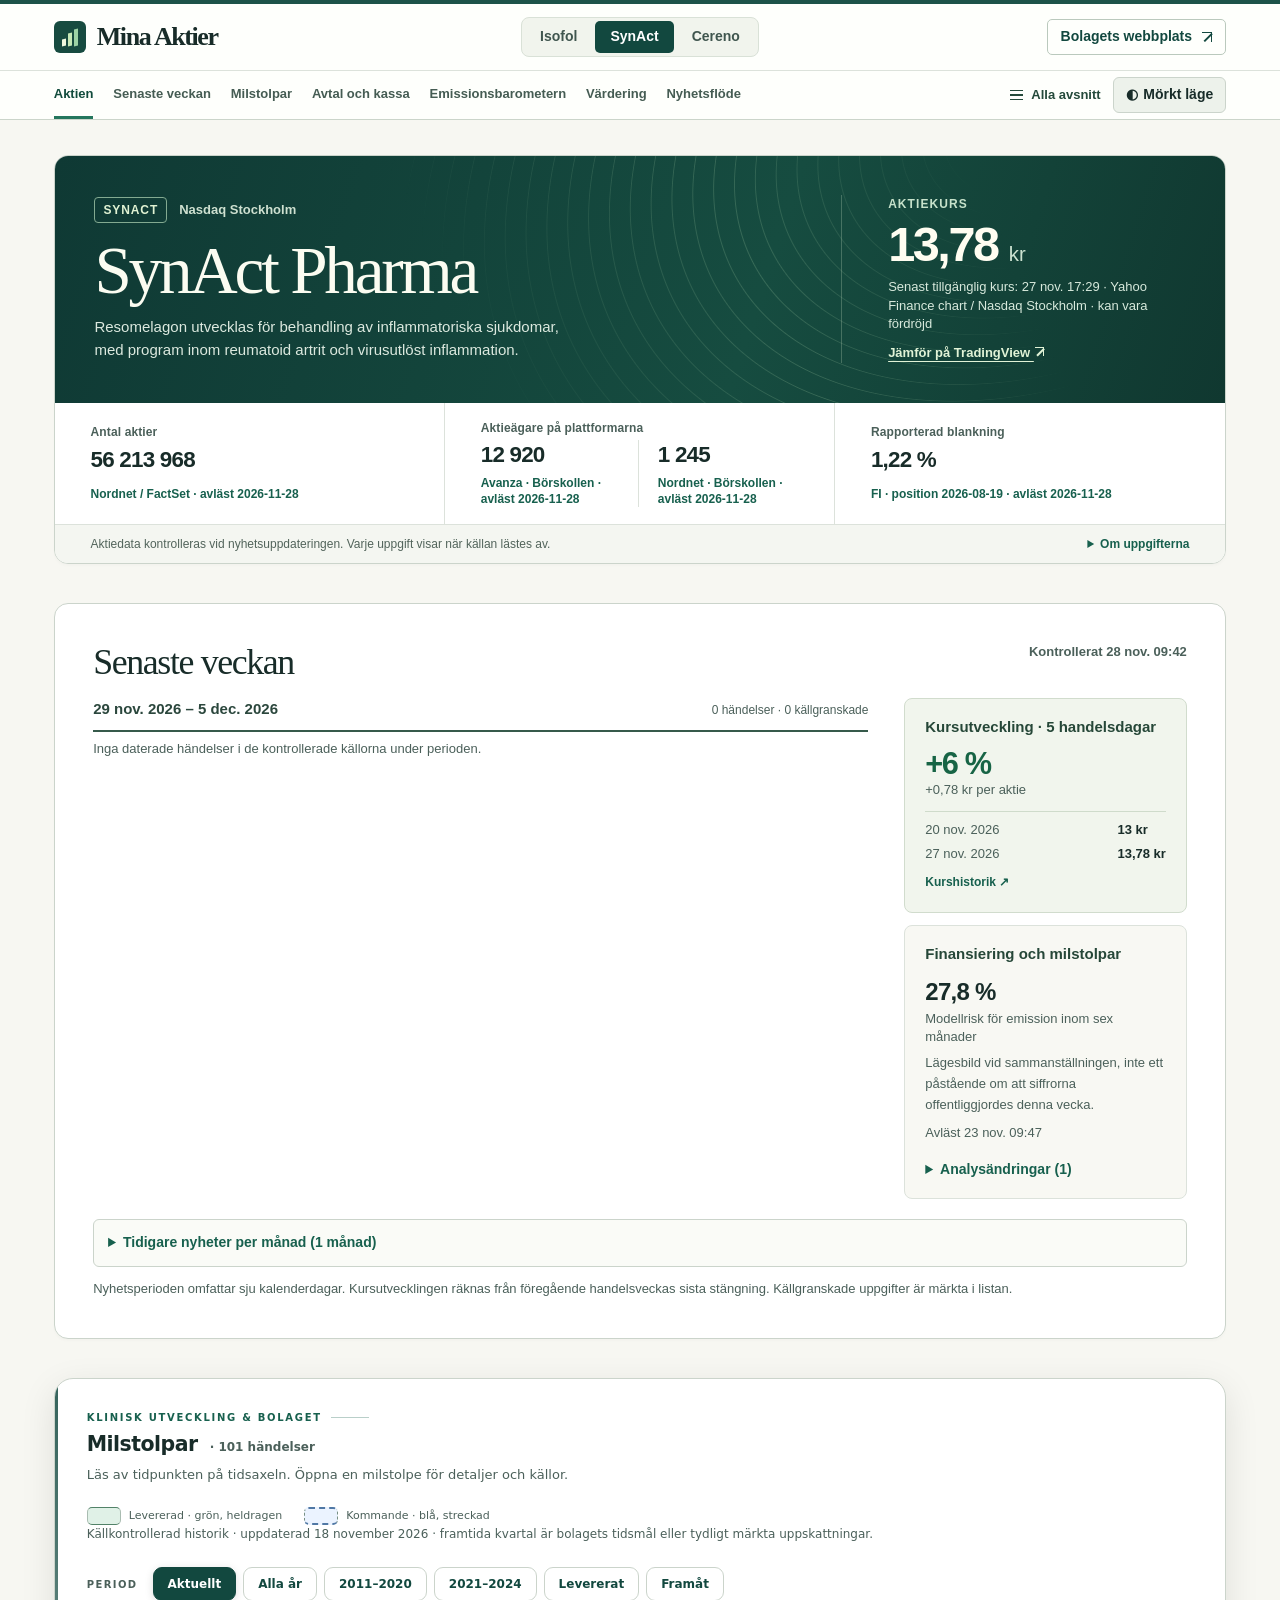
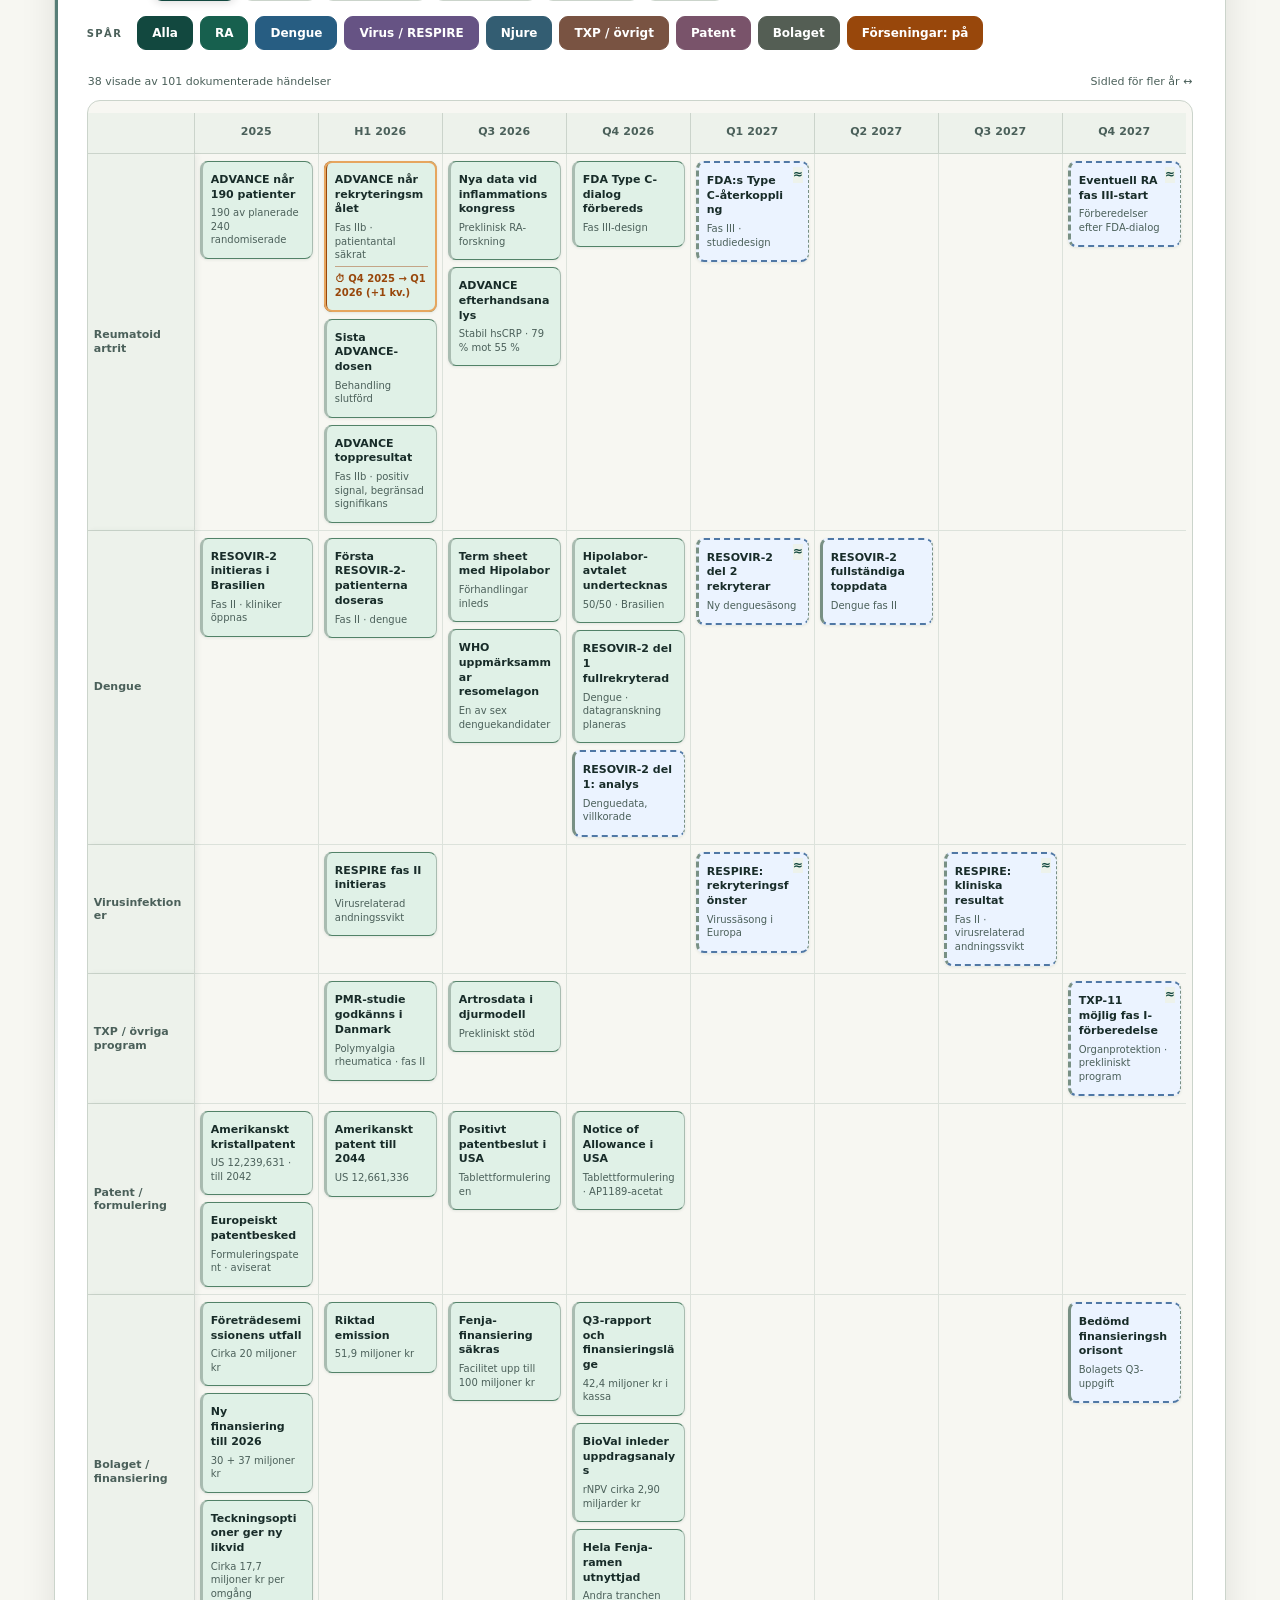
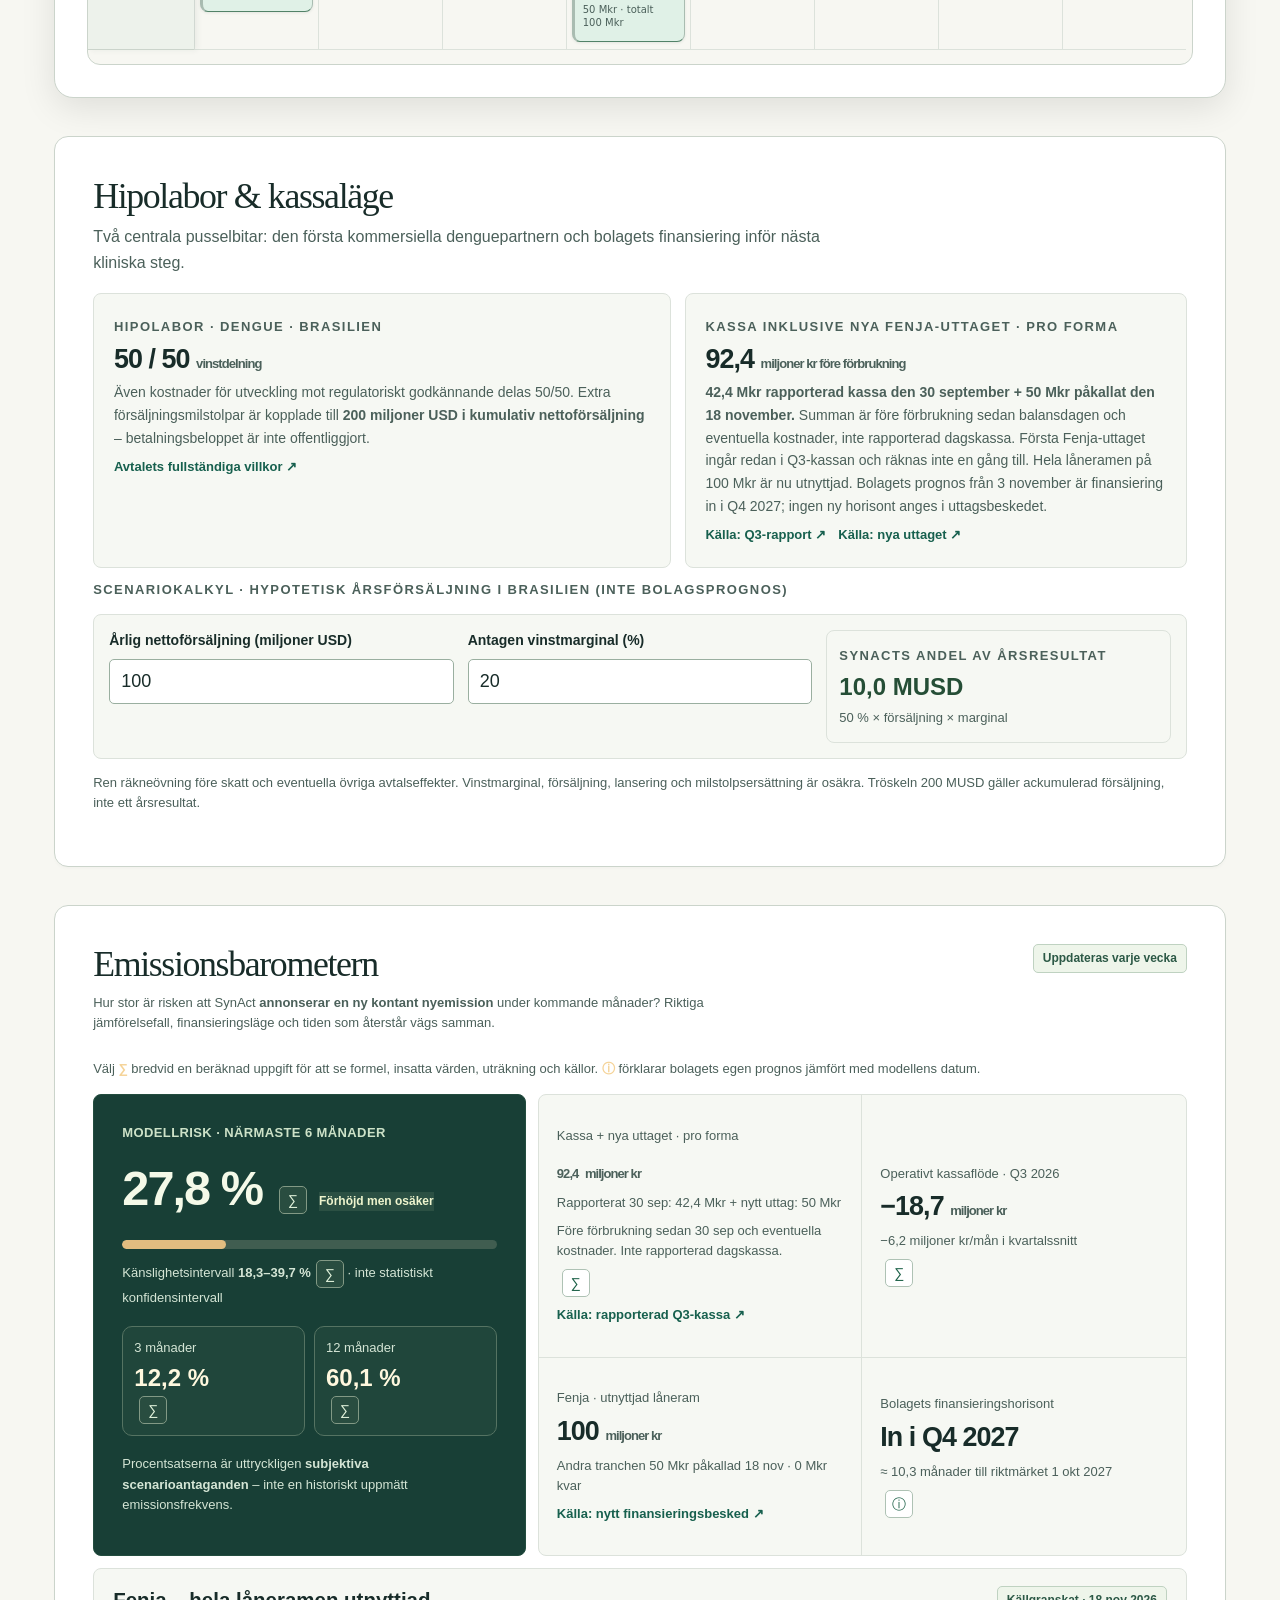
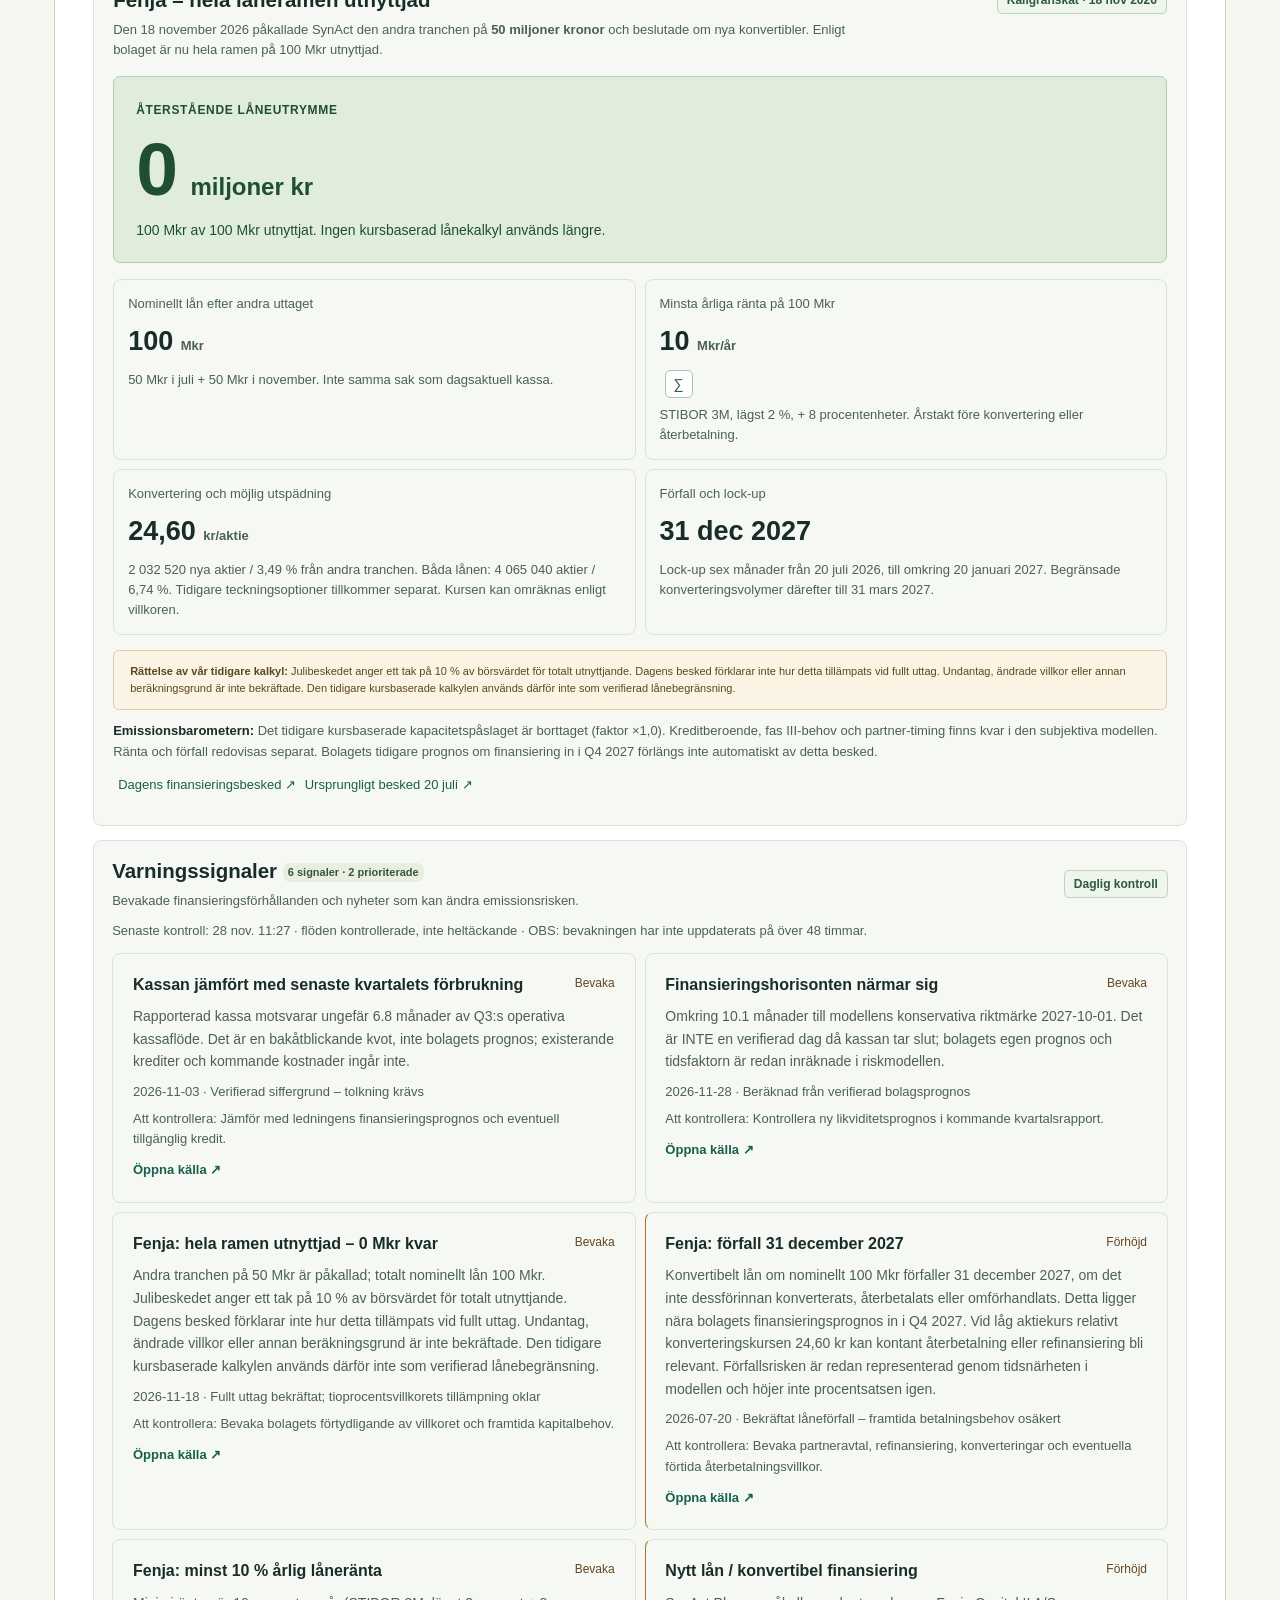
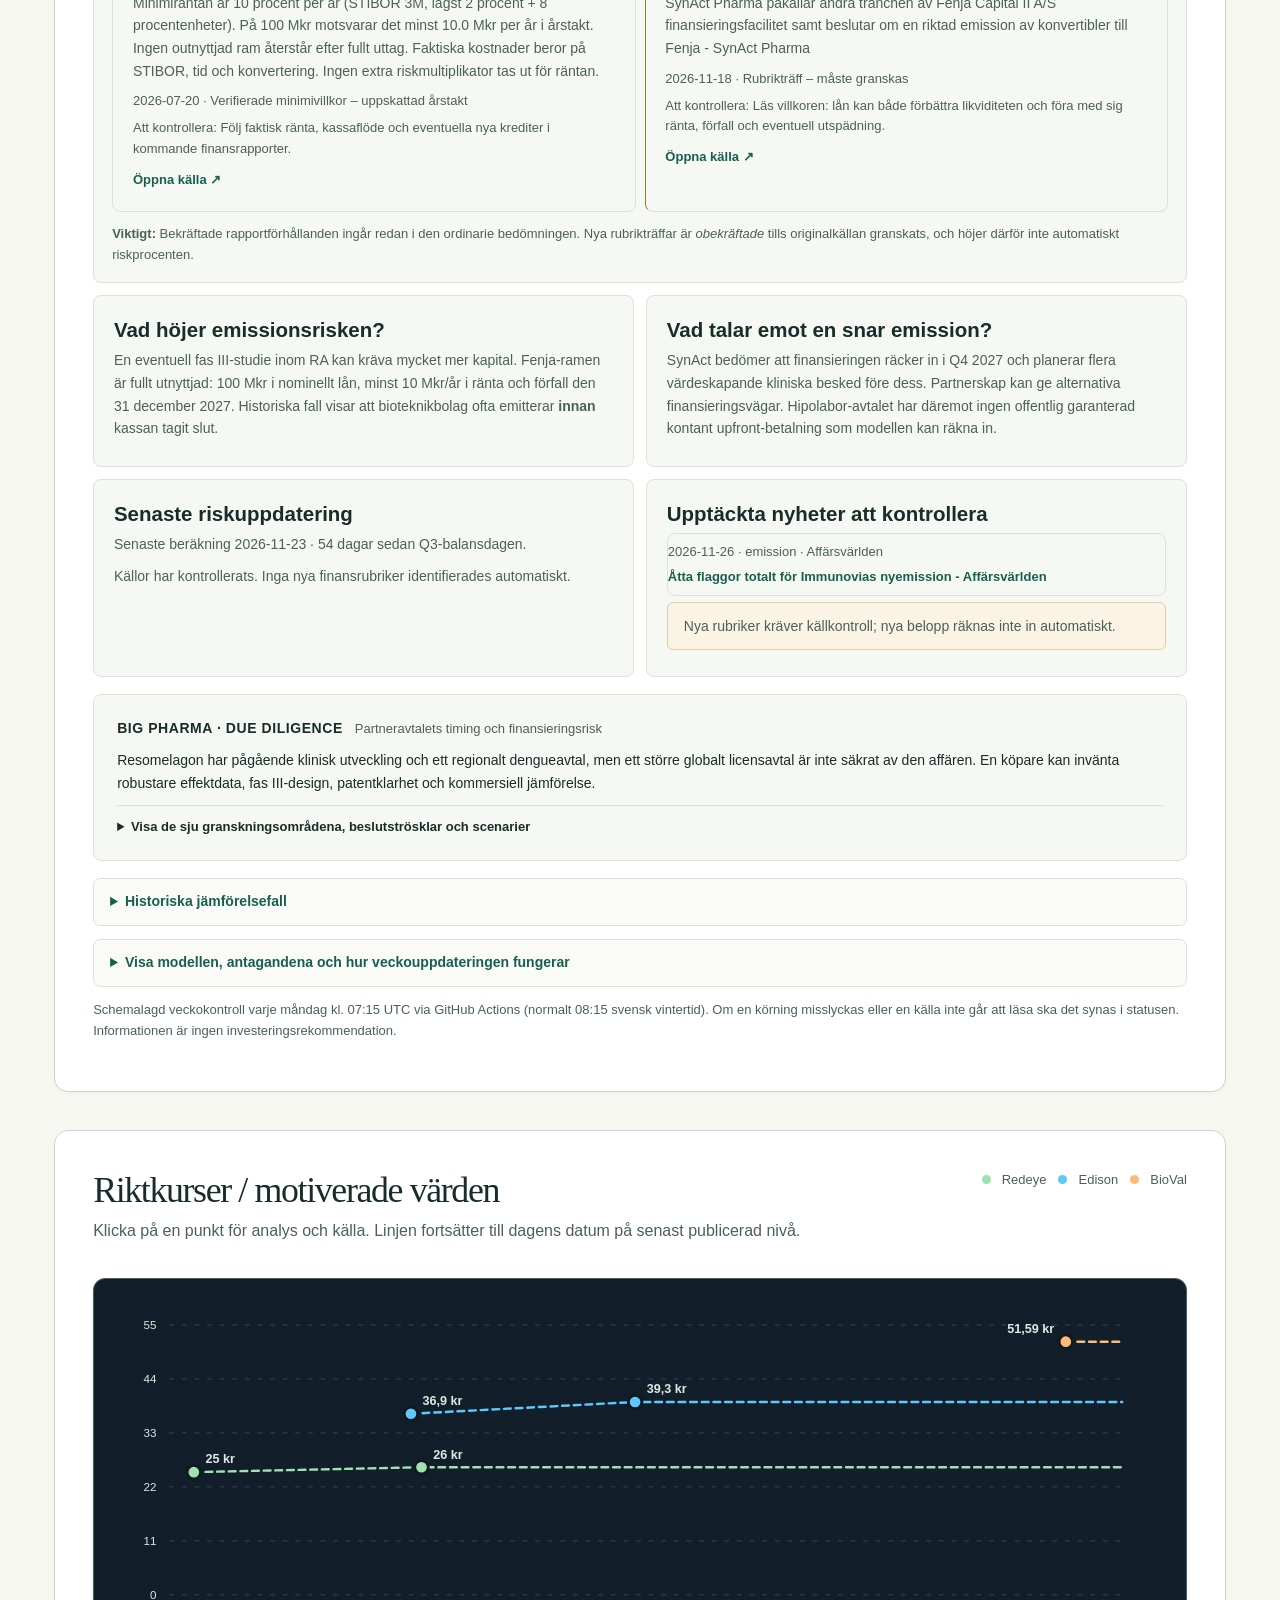
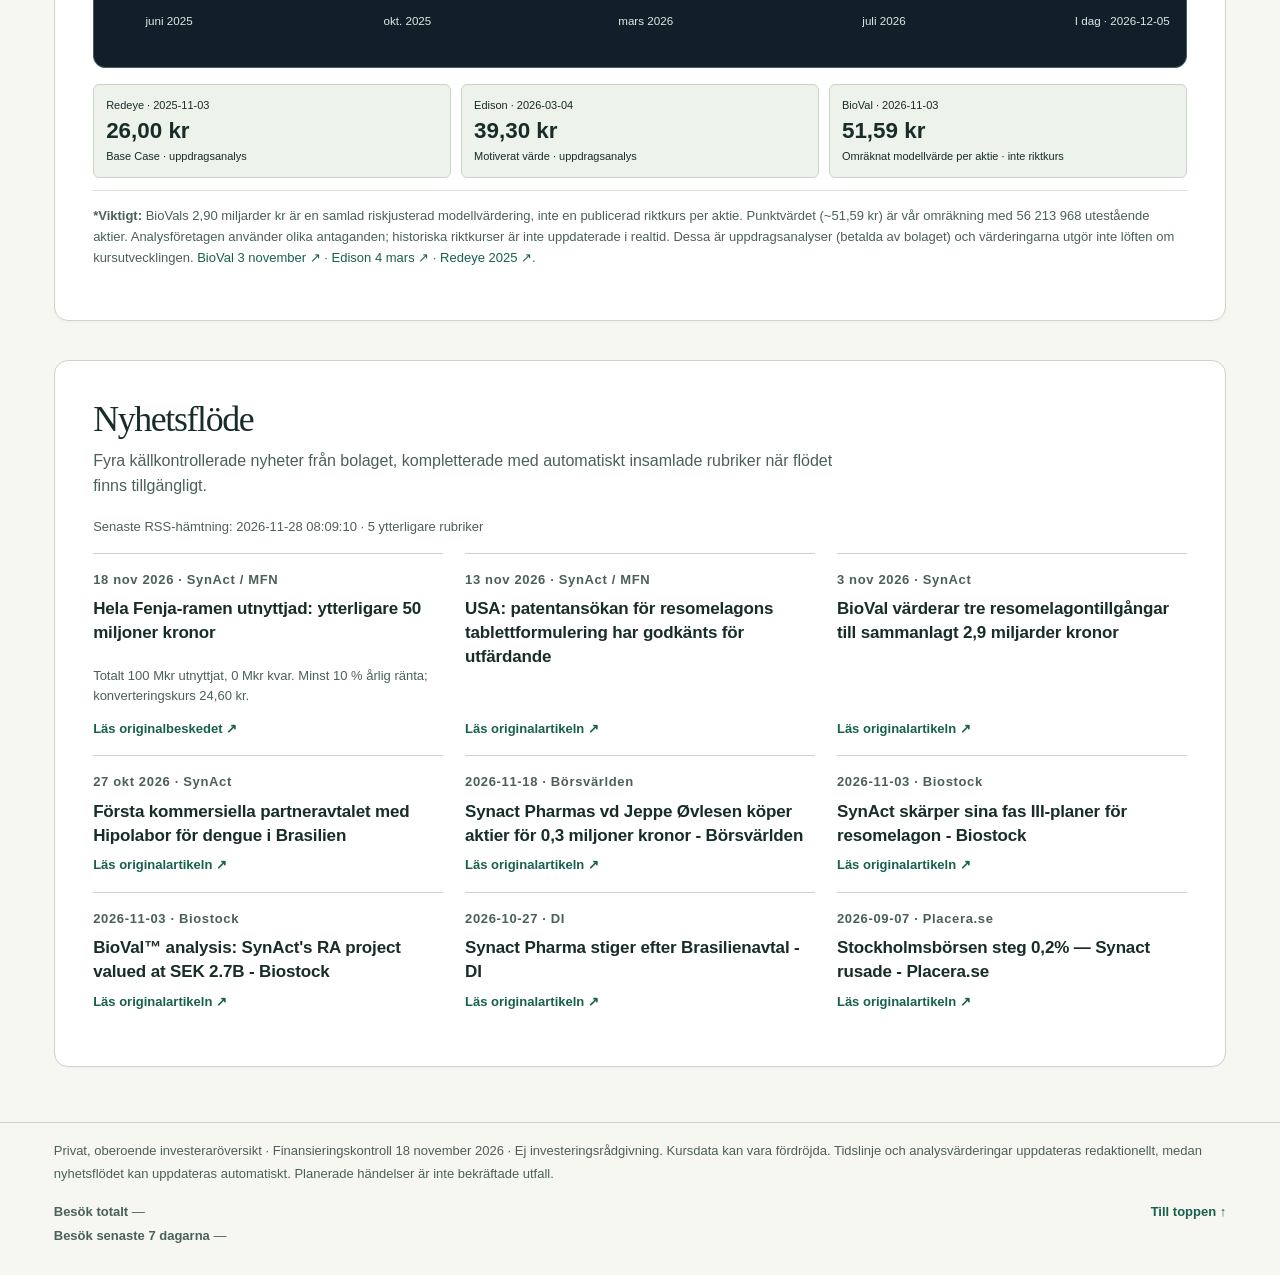
<file: index.html>
<!doctype html>
<html lang="sv"><head><meta charset="utf-8"><meta name="viewport" content="width=device-width,initial-scale=1">
<meta name="theme-color" content="#103d38">
<meta name="description" content="Oberoende investeraröversikt för SynAct Pharma – aktien, senaste nyheter, kliniska milstolpar, Hipolabor-avtalet och analytikernas värderingar.">
<title>SynAct Pharma · Mina Aktier</title>
<link rel="stylesheet" href="./assets/modules.css">
<link rel="stylesheet" href="./assets/overview.css">
<script src="./assets/valuation.js"></script>
<script src="./assets/navigation.js" defer></script>
<script src="./assets/week.js" defer></script>
<style>.valuation-chart-panel svg{display:block;width:100%;height:auto}.valuation .valuation-chart-panel{background:#121f2b;border-radius:12px;padding:12px}.valuation-header,.valuation-legend{display:flex;align-items:center;justify-content:space-between;gap:12px;flex-wrap:wrap}.valuation-legend i{display:inline-block;width:9px;height:9px;border-radius:50%;margin-right:5px}.chart-table{display:grid;grid-template-columns:repeat(auto-fit,minmax(150px,1fr));gap:10px;margin:12px 0}.chart-tile{background:var(--wash);color:var(--ink);border:1px solid var(--rule);border-radius:8px;padding:12px;text-align:left;cursor:pointer}.chart-tile small,.chart-tile strong{display:block;color:inherit}.chart-tile strong{font-size:1.4rem}.valuation-point{cursor:pointer}</style>
</head>
<body class="desk">
<!-- portfolio:masthead -->
<a class="desk-skip" href="#stock-heading">Till huvudinnehållet</a>
<header class="desk-masthead" id="sidtopp">
  <div class="desk-bar">
    <a class="desk-wordmark" href="#sidtopp" aria-label="Mina Aktier, till sidans början"><span class="desk-mark" aria-hidden="true"><i></i><i></i><i></i></span>Mina Aktier</a>
    <nav class="desk-companies" aria-label="Välj bolag"><a href="../isofol/">Isofol</a>
<a href="../synact/" aria-current="page">SynAct</a>
<a href="../cereno/">Cereno</a></nav>
    <a class="desk-company-site" href="https://www.synactpharma.com/sv/" target="_blank" rel="noopener noreferrer">Bolagets webbplats <span class="external-arrow" aria-hidden="true"></span></a>
  </div>
</header>
<nav class="desk-nav" aria-label="Avsnitt på sidan">
  <div class="desk-nav-inner">
    <div class="desk-tabs"><a href="#stock-heading">Aktien</a>
<a href="#weekly-heading">Senaste veckan</a>
<a href="#milestones-heading">Milstolpar</a>
<a href="#partner-heading">Avtal och kassa</a>
<a href="#fin-title">Emissionsbarometern</a>
<a href="#valuation-heading">Värdering</a>
<a href="#news-heading">Nyhetsflöde</a></div>
    <details class="desk-directory" id="avsnittsmeny">
      <summary><span class="desk-menu-icon" aria-hidden="true"></span>Alla avsnitt</summary>
      <div class="desk-directory-panel"><div class="desk-nav-group"><a href="#stock-heading">Aktien</a><ul><li><a href="#aktiedata">Aktiedata</a></li><li><a href="#marknadskallor">Om aktieuppgifterna</a></li></ul></div>
<div class="desk-nav-group"><a href="#weekly-heading">Senaste veckan</a><ul><li><a href="#weekly-history">Nyhetsarkiv per månad</a></li></ul></div>
<div class="desk-nav-group"><a href="#milestones-heading">Milstolpar</a></div>
<div class="desk-nav-group"><a href="#partner-heading">Avtal och kassa</a><ul><li><a href="#kassalage">Kassa</a></li><li><a href="#hipolabor-kalkyl">Hipolaborkalkyl</a></li></ul></div>
<div class="desk-nav-group"><a href="#fin-title">Emissionsbarometern</a><ul><li><a href="#finansfakta">Kassa och finansieringshorisont</a></li><li><a href="#fin-fenja-heading">Fenjalånet</a></li><li><a href="#fin-signals-heading">Varningssignaler</a></li><li><a href="#riskfaktorer">Vad höjer risken?</a></li><li><a href="#riskdampare">Vad minskar risken?</a></li><li><a href="#senaste-riskanalys">Senaste riskuppdatering</a></li><li><a href="#finansnyheter">Finansnyheter att kontrollera</a></li><li><a href="#partnergranskning">Partnergranskning</a></li><li><a href="#jamforelsefall">Historiska jämförelsefall</a></li><li><a href="#riskmodell">Riskmodell och antaganden</a></li></ul></div>
<div class="desk-nav-group"><a href="#valuation-heading">Värdering</a></div>
<div class="desk-nav-group"><a href="#news-heading">Nyhetsflöde</a></div></div>
    </details>
    <button type="button" class="desk-theme" aria-pressed="false" hidden>Mörkt läge</button>
  </div>
</nav>
<!-- /portfolio:masthead -->
<main class="wrap desk-content">
<section class="stock-overview" data-surface="paper" data-nav-label="Aktien" aria-labelledby="stock-heading">
<!-- portfolio:profile -->
<div class="profile-banner">
  <div class="profile-company">
    <p class="profile-market"><span class="profile-ticker">SYNACT</span><span>Nasdaq Stockholm</span></p>
    <h1 id="stock-heading" tabindex="-1">SynAct Pharma</h1>
    <p class="profile-description">Resomelagon utvecklas för behandling av inflammatoriska sjukdomar, med program inom reumatoid artrit och virusutlöst inflammation.</p>
  </div>
  <div class="profile-quote" aria-label="Senast tillgängliga börskurs för SynAct Pharma">
    <span class="profile-quote-label">Aktiekurs</span>
    <strong class="profile-quote-number" id="synact-shared-price">— <small>kr</small></strong>
    <span class="profile-asof" id="synact-quote-status">Hämtar senast publicerade kurs …</span>
    <a href="https://www.tradingview.com/symbols/OMXSTO-SYNACT/" rel="noopener noreferrer" target="_blank">Jämför på TradingView <span class="external-arrow" aria-hidden="true"></span></a>
  </div>
</div>
<!-- /portfolio:profile -->
<div class="market-board" id="aktiedata" data-nav-child="Aktiedata">
<div class="market-metric"><span class="metric-label">Antal aktier</span><!-- market:shares --><strong>56 213 968</strong><a href="https://www.nordnet.se/aktier/kurser/syn-act-pharma-synact-xsto" target="_blank" rel="noopener">Nordnet / FactSet · avläst 2026-11-28</a><!-- /market:shares --></div>
<div class="market-metric market-owners"><span class="metric-label">Aktieägare på plattformarna</span><div class="owner-pair">
<div><!-- market:Avanza --><strong>12 920</strong><a href="https://www.borskollen.se/aktie/synact-pharma" target="_blank" rel="noopener">Avanza · Börskollen · avläst 2026-11-28</a><!-- /market:Avanza --></div>
<div><!-- market:Nordnet --><strong>1 245</strong><a href="https://www.borskollen.se/aktie/synact-pharma" target="_blank" rel="noopener">Nordnet · Börskollen · avläst 2026-11-28</a><!-- /market:Nordnet --></div></div></div>
<div class="market-metric"><span class="metric-label">Rapporterad blankning</span><!-- market:short --><strong>1,22 %</strong><a href="https://www.fi.se/sv/vara-register/fis-marknadsregister/blankning/register/" target="_blank" rel="noopener">FI · position 2026-08-19 · avläst 2026-11-28</a><!-- /market:short --></div>
</div><div class="market-footline"><span>Aktiedata kontrolleras vid nyhetsuppdateringen. Varje uppgift visar när källan lästes av.</span><details id="marknadskallor" data-nav-child="Om aktieuppgifterna"><summary>Om uppgifterna</summary><p>Ägarantal avser respektive plattform. Blankningen avser rapporterade korta nettopositioner. Vid källfel visas senast tillgängliga uppgift.</p></details></div>
</section>

<section class="weekly-overview" data-surface="paper" data-nav-label="Senaste veckan" aria-labelledby="weekly-heading">
 <div class="weekly-head"><h2 id="weekly-heading">Senaste veckan</h2><p class="weekly-status" id="weekly-status" role="status">Hämtar nyheter …</p></div>
 <div id="weekly-current"><p class="weekly-small">Veckans nyheter hämtas från veckoregistret.</p></div>
 <details class="weekly-history" id="weekly-history" data-nav-child="Nyhetsarkiv per månad">
  <summary>Tidigare nyheter per månad <span id="weekly-history-count"></span></summary>
  <div id="weekly-history-inside"><p class="weekly-small">Hämtar arkivet …</p></div>
 </details>
 <p class="weekly-foot">Nyhetsperioden omfattar sju kalenderdagar. Kursutvecklingen räknas från föregående handelsveckas sista stängning. Källgranskade uppgifter är märkta i listan.</p>
</section>

<section data-surface="timeline" data-nav-label="Milstolpar" aria-labelledby="milestones-heading">
<p class="section-kicker"><span class="section-number">06</span> Klinisk utveckling &amp; bolaget</p>
<h2 class="section" id="milestones-heading">Milstolpar <span id="milestone-total" class="milestone-total"></span></h2>
<p class="intro">Läs av tidpunkten på tidsaxeln. Öppna en milstolpe för detaljer och källor.</p>
<div class="milestone-key" role="group" aria-label="Milstolparnas status"><span><i aria-hidden="true"></i>Levererad · grön, heldragen</span><span><i class="upcoming" aria-hidden="true"></i>Kommande · blå, streckad</span></div>
<p class="status" id="research-status">Läser in källkontrollerad milstolpshistorik …</p>
<div class="toolbar">
  <div class="group"><span class="hint">PERIOD</span>
    <button type="button" class="period active" data-period="relevant">Aktuellt</button>
    <button type="button" class="period" data-period="all">Alla år</button>
    <button type="button" class="period" data-period="early">2011–2020</button>
    <button type="button" class="period" data-period="middle">2021–2024</button>
    <button type="button" class="period" data-period="done">Levererat</button>
    <button type="button" class="period" data-period="future">Framåt</button>
  </div>
  <div class="group"><span class="hint">SPÅR</span>
    <button type="button" data-track="all" class="active">Alla</button>
    <button type="button" class="track active" data-track="ra">RA</button>
    <button type="button" class="track active" data-track="dengue">Dengue</button>
    <button type="button" class="track active" data-track="rvi">Virus / RESPIRE</button>
    <button type="button" class="track active" data-track="renal">Njure</button>
    <button type="button" class="track active" data-track="pipeline">TXP / övrigt</button>
    <button type="button" class="track active" data-track="ip">Patent</button>
    <button type="button" class="track active" data-track="company">Bolaget</button>
    <button type="button" class="delay-toggle active" id="show-delays" aria-pressed="true">Förseningar: på</button>
  </div>
</div>
<div class="timeline-overview"><span id="milestone-count">Laddar händelser …</span><span>Sidled för fler år <span aria-hidden="true">↔</span></span></div>
<div class="timeline-scroll" id="timeline-scroll"><div class="timeline" id="timeline"><div class="axis-filler"></div><div class="axis" id="timeline-axis"></div></div></div>

</section>

<section class="partner-overview" data-surface="paper" data-nav-label="Avtal och kassa" aria-labelledby="partner-heading">
<h2 id="partner-heading">Hipolabor &amp; kassaläge</h2><p class="intro">Två centrala pusselbitar: den första kommersiella denguepartnern och bolagets finansiering inför nästa kliniska steg.</p>
<div class="partner-intro">
<div class="partner-card"><span class="micro">Hipolabor · dengue · Brasilien</span><strong>50 / 50 <small style="font-size:13px;color:#b3c8d8">vinstdelning</small></strong><p>Även kostnader för utveckling mot regulatoriskt godkännande delas 50/50. Extra försäljningsmilstolpar är kopplade till <b>200 miljoner USD i kumulativ nettoförsäljning</b> – betalningsbeloppet är inte offentliggjort.</p><a href="https://www.synactpharma.com/en/?p=27624" target="_blank" rel="noopener">Avtalets fullständiga villkor ↗</a></div>
<div class="partner-card" id="kassalage" data-nav-child="Kassa"><span class="micro">Kassa inklusive nya Fenja-uttaget · pro forma</span><strong><span id="partner-cash-proforma">92,4</span> <small style="font-size:13px;color:#b3c8d8">miljoner kr före förbrukning</small></strong><p><b>42,4 Mkr rapporterad kassa den 30 september + 50 Mkr påkallat den 18 november.</b> Summan är före förbrukning sedan balansdagen och eventuella kostnader, inte rapporterad dagskassa. Första Fenja-uttaget ingår redan i Q3-kassan och räknas inte en gång till. Hela låneramen på 100 Mkr är nu utnyttjad. Bolagets prognos från 3 november är finansiering in i Q4 2027; ingen ny horisont anges i uttagsbeskedet.</p><a href="https://www.synactpharma.com/en/synact-pharma-publishes-q3-2026-interim-results/" target="_blank" rel="noopener">Källa: Q3-rapport ↗</a><a href="https://mfn.se/all/a/synact-pharma/synact-pharma-pakallar-andra-tranchen-av-fenja-capital-ii-a-s-finansieringsfacilitet-samt-beslutar-om-en-riktad-emission-av-konvertibler-till-fenja" target="_blank" rel="noopener">Källa: nya uttaget ↗</a></div>
</div>
<p class="micro" id="hipolabor-kalkyl" data-nav-child="Hipolaborkalkyl">Scenariokalkyl · hypotetisk årsförsäljning i Brasilien (inte bolagsprognos)</p>
<div class="partner-calc"><label>Årlig nettoförsäljning (miljoner USD)<input id="sales" type="number" value="100" min="0" max="100000" step="10"></label><label>Antagen vinstmarginal (%)<input id="margin" type="number" value="20" min="0" max="100" step="1"></label><div class="calc-result"><span class="micro">SynActs andel av årsresultat</span><strong id="profit-result">10,0 MUSD</strong><span class="tiny-note">50 % × försäljning × marginal</span></div></div>
<p class="tiny-note">Ren räkneövning före skatt och eventuella övriga avtalseffekter. Vinstmarginal, försäljning, lansering och milstolpsersättning är osäkra. Tröskeln 200 MUSD gäller ackumulerad försäljning, inte ett årsresultat.</p>
</section>

<section class="financing-overview" data-surface="paper" data-nav-label="Emissionsbarometern" aria-labelledby="fin-title">

  <div class="fin-head"><div><h2 id="fin-title">Emissionsbarometern</h2><p class="intro">Hur stor är risken att SynAct <b>annonserar en ny kontant nyemission</b> under kommande månader? Riktiga jämförelsefall, finansieringsläge och tiden som återstår vägs samman.</p></div><span class="fin-frequency">Uppdateras varje vecka</span></div>
  <p class="fin-calc-hint">Välj <span aria-hidden="true">∑</span> bredvid en beräknad uppgift för att se formel, insatta värden, uträkning och källor. <span aria-hidden="true">ⓘ</span> förklarar bolagets egen prognos jämfört med modellens datum.</p>
  <div class="fin-grid">
    <div class="fin-risk">
      <div class="fin-caption">Modellrisk · närmaste 6 månader</div>
      <div class="fin-main"><strong id="fin-risk-6">27,6 %</strong><button type="button" class="fin-calc-trigger fin-calc-inline" data-fin-calc="risk-6" title="Visa beräkningen av emissionsrisk inom 6 månader" aria-label="Visa beräkningen av emissionsrisk inom 6 månader" aria-haspopup="dialog" aria-controls="fin-calculation-modal">∑</button><span id="fin-risk-level">Förhöjd men osäker</span></div>
      <div class="fin-meter"><div id="fin-risk-bar" style="width:26%"></div></div>
      <p class="fin-small">Känslighetsintervall <b id="fin-range">18,1–39,3 %</b><button type="button" class="fin-calc-trigger fin-calc-inline" data-fin-calc="sensitivity" title="Visa beräkningen av känslighetsintervallet" aria-label="Visa beräkningen av känslighetsintervallet" aria-haspopup="dialog" aria-controls="fin-calculation-modal">∑</button> · inte statistiskt konfidensintervall</p>
      <div class="fin-horizons"><div><small>3 månader</small><strong id="fin-risk-3">12,0 %</strong><button type="button" class="fin-calc-trigger fin-calc-inline" data-fin-calc="risk-3" title="Visa beräkningen av emissionsrisk inom 3 månader" aria-label="Visa beräkningen av emissionsrisk inom 3 månader" aria-haspopup="dialog" aria-controls="fin-calculation-modal">∑</button></div><div><small>12 månader</small><strong id="fin-risk-12">59,8 %</strong><button type="button" class="fin-calc-trigger fin-calc-inline" data-fin-calc="risk-12" title="Visa beräkningen av emissionsrisk inom 12 månader" aria-label="Visa beräkningen av emissionsrisk inom 12 månader" aria-haspopup="dialog" aria-controls="fin-calculation-modal">∑</button></div></div>
      <p class="fin-small">Procentsatserna är uttryckligen <b>subjektiva scenarioantaganden</b> – inte en historiskt uppmätt emissionsfrekvens.</p>
    </div>
    <div class="fin-facts" id="finansfakta" data-nav-child="Kassa och finansieringshorisont">
      <div><small>Kassa + nya uttaget · pro forma</small><strong><span id="fin-cash-proforma">92,4</span> <em>miljoner kr</em></strong><span>Rapporterat 30 sep: 42,4 Mkr + nytt uttag: 50 Mkr</span><span>Före förbrukning sedan 30 sep och eventuella kostnader. Inte rapporterad dagskassa.</span><button type="button" class="fin-calc-trigger fin-calc-inline" data-fin-calc="cash-bridge" title="Visa kassabryggan och vilka kassaflöden som inte ingår" aria-label="Visa beräkningen av kassa inklusive andra Fenja-tranchen" aria-haspopup="dialog" aria-controls="fin-calculation-modal">∑</button><a href="https://www.synactpharma.com/en/synact-pharma-publishes-q3-2026-interim-results/" target="_blank" rel="noopener">Källa: rapporterad Q3-kassa ↗</a></div>
      <div><small>Operativt kassaflöde · Q3 2026</small><strong>−18,7 <em>miljoner kr</em></strong><span>−6,2 miljoner kr/mån i kvartalssnitt</span><button type="button" class="fin-calc-trigger fin-calc-inline" data-fin-calc="cash-burn" title="Visa hur kvartalets genomsnittliga kassaflöde per månad beräknas" aria-label="Visa hur kvartalets genomsnittliga kassaflöde per månad beräknas" aria-haspopup="dialog" aria-controls="fin-calculation-modal">∑</button></div>
      <div><small>Fenja · utnyttjad låneram</small><strong>100 <em>miljoner kr</em></strong><span>Andra tranchen 50 Mkr påkallad 18 nov · 0 Mkr kvar</span><a href="https://mfn.se/a/synact-pharma/synact-pharma-pakallar-andra-tranchen-av-fenja-capital-ii-a-s-finansieringsfacilitet-samt-beslutar-om-en-riktad-emission-av-konvertibler-till-fenja" target="_blank" rel="noopener">Källa: nytt finansieringsbesked ↗</a></div>
      <div><small>Bolagets finansieringshorisont</small><strong>In i Q4 2027</strong><span id="fin-runway">≈ 10,6 månader till modellens riktmärke 1 oktober</span><button type="button" class="fin-calc-trigger fin-calc-inline" data-fin-calc="runway" title="Visa hur månader kvar till bolagets finansieringsriktmärke beräknas" aria-label="Visa hur månader kvar till bolagets finansieringsriktmärke beräknas" aria-haspopup="dialog" aria-controls="fin-calculation-modal">ⓘ</button></div>
    </div>
  </div>
  <div class="fin-fenja-panel" aria-labelledby="fin-fenja-heading">
   <div class="fin-fenja-head"><div>
    <h3 id="fin-fenja-heading" data-nav-child="Fenjalånet">Fenja – hela låneramen utnyttjad</h3>
    <p>Den 18 november 2026 påkallade SynAct den andra tranchen på <b>50 miljoner kronor</b> och beslutade om nya konvertibler. Enligt bolaget är nu hela ramen på 100 Mkr utnyttjad.</p>
   </div><span class="fin-fenja-pill">Källgranskat · 18 nov 2026</span></div>
   <div class="fin-fenja-highlight">
    <span class="fin-fenja-highlight-label">ÅTERSTÅENDE LÅNEUTRYMME</span>
    <div class="fin-fenja-highlight-number"><strong>0 <small>miljoner kr</small></strong></div>
    <div class="fin-fenja-highlight-caption">100 Mkr av 100 Mkr utnyttjat. Ingen kursbaserad lånekalkyl används längre.</div>
   </div>
   <div class="fin-fenja-stats">
    <div><span>Nominellt lån efter andra uttaget</span><strong>100 <small>Mkr</small></strong><small>50 Mkr i juli + 50 Mkr i november. Inte samma sak som dagsaktuell kassa.</small></div>
    <div><span>Minsta årliga ränta på 100 Mkr</span><strong>10 <small>Mkr/år</small></strong><button type="button" class="fin-calc-trigger fin-calc-inline" data-fin-calc="fenja-interest" aria-label="Visa ränteberäkning" aria-haspopup="dialog" aria-controls="fin-calculation-modal">∑</button><small>STIBOR 3M, lägst 2 %, + 8 procentenheter. Årstakt före konvertering eller återbetalning.</small></div>
    <div><span>Konvertering och möjlig utspädning</span><strong>24,60 <small>kr/aktie</small></strong><small>2 032 520 nya aktier / 3,49 % från andra tranchen. Båda lånen: 4 065 040 aktier / 6,74 %. Tidigare teckningsoptioner tillkommer separat. Kursen kan omräknas enligt villkoren.</small></div>
    <div><span>Förfall och lock-up</span><strong>31 dec 2027</strong><small>Lock-up sex månader från 20 juli 2026, till omkring 20 januari 2027. Begränsade konverteringsvolymer därefter till 31 mars 2027.</small></div>
   </div>
   <p class="fin-warning"><b>Rättelse av vår tidigare kalkyl:</b> Julibeskedet anger ett tak på 10 % av börsvärdet för totalt utnyttjande. Dagens besked förklarar inte hur detta tillämpats vid fullt uttag. Undantag, ändrade villkor eller annan beräkningsgrund är inte bekräftade. Den tidigare kursbaserade kalkylen används därför inte som verifierad lånebegränsning.</p>
   <p class="fin-fenja-model-note"><b>Emissionsbarometern:</b> Det tidigare kursbaserade kapacitetspåslaget är borttaget (faktor ×1,0). Kreditberoende, fas III-behov och partner-timing finns kvar i den subjektiva modellen. Ränta och förfall redovisas separat. Bolagets tidigare prognos om finansiering in i Q4 2027 förlängs inte automatiskt av detta besked.</p>
   <p class="fin-fenja-model-note"><a href="https://mfn.se/a/synact-pharma/synact-pharma-pakallar-andra-tranchen-av-fenja-capital-ii-a-s-finansieringsfacilitet-samt-beslutar-om-en-riktad-emission-av-konvertibler-till-fenja" target="_blank" rel="noopener">Dagens finansieringsbesked ↗</a> <a href="https://www.synactpharma.com/en/synact-pharma-strengthens-financial-position-and-strategic-flexibility-to-advance-partnering-discussions-and-phase-iii-readiness/" target="_blank" rel="noopener">Ursprungligt besked 20 juli ↗</a></p>
 </div>
  <div class="fin-signals" id="fin-signals" aria-labelledby="fin-signals-heading">
  <div class="fin-signals-heading">
    <div><h3 id="fin-signals-heading" data-nav-child="Varningssignaler">Varningssignaler <span class="fin-signals-counter" id="fin-alert-count">–</span></h3>
    <p>Bevakade finansieringsförhållanden och nyheter som kan ändra emissionsrisken.</p></div>
    <span class="fin-signals-frequency">Daglig kontroll</span>
  </div>
  <p id="fin-alert-status" class="fin-alert-status">Senaste varningskontrollen hämtas …</p>
  <div class="fin-alert-list" id="fin-alert-list"><p>Kontrollerar likviditet, finansieringshorisont, villkorade lån eller TO2, handelsstopp, uppskjutna betalningar, kapitalbehov och större kliniska kostnader.</p></div>
  <p class="fin-signal-foot"><b>Viktigt:</b> Bekräftade rapportförhållanden ingår redan i den ordinarie bedömningen. Nya rubrikträffar är <em>obekräftade</em> tills originalkällan granskats, och höjer därför inte automatiskt riskprocenten.</p>
</div>
<div class="fin-two">
    <div class="fin-box"><h3 id="riskfaktorer" data-nav-child="Vad höjer risken?">Vad höjer emissionsrisken?</h3><p>En eventuell fas III-studie inom RA kan kräva mycket mer kapital. Fenja-ramen är fullt utnyttjad: 100 Mkr i nominellt lån, minst 10 Mkr/år i ränta och förfall den 31 december 2027. Historiska fall visar att bioteknikbolag ofta emitterar <b>innan</b> kassan tagit slut.</p></div>
    <div class="fin-box"><h3 id="riskdampare" data-nav-child="Vad minskar risken?">Vad talar emot en snar emission?</h3><p>SynAct bedömer att finansieringen räcker in i Q4 2027 och planerar flera värdeskapande kliniska besked före dess. Partnerskap kan ge alternativa finansieringsvägar. Hipolabor-avtalet har däremot ingen offentlig garanterad kontant upfront-betalning som modellen kan räkna in.</p></div>
  </div>
  <div class="fin-two">
    <div class="fin-box"><h3 id="senaste-riskanalys" data-nav-child="Senaste riskuppdatering">Senaste riskuppdatering</h3><p id="fin-updated">Källgranskad modellrättelse 18 november 2026. Automatisk veckobevakning är schemalagd på måndagar.</p><p id="fin-coverage">Nya kassasiffror och finansieringsvillkor kräver källkontroll innan de ändrar modellen.</p></div>
    <div class="fin-box"><h3 id="finansnyheter" data-nav-child="Finansnyheter att kontrollera">Upptäckta nyheter att kontrollera</h3><div id="fin-news"><p>Automatiken bevakar pressmeddelanden, finansiella rapporter, licensaffärer och nya emissioner hos referensbolagen.</p></div></div>
  </div>
  <div class="dd-risk-module" id="dd-risk-module">
 <div class="dd-risk-heading">Big Pharma · due diligence <span>Partneravtalets timing och finansieringsrisk</span></div>
 <p class="dd-risk-summary" id="dd-risk-summary">Granskar risk för att en möjlig partner vill invänta mer data innan avtal.</p>
 <details id="partnergranskning" data-nav-child="Partnergranskning"><summary>Visa de sju granskningsområdena, beslutströsklar och scenarier</summary>
 <div id="dd-risk-detail"><p class="dd-caveat">Läser källmärkt DD-underlag …</p></div></details>
</div>
  <details class="fin-comps research-drawer" id="jamforelsefall" data-nav-child="Historiska jämförelsefall"><summary>Historiska jämförelsefall</summary>
    <div class="fin-cases" id="fin-cases">
      <div class="fin-case"><strong>BioInvent · oktober 2026</strong><p>Aviserade en emission om 430 miljoner kr trots 225 miljoner kr i rapporterad kassa.</p><a href="https://mfn.se/a/bioinvent-international/bioinvent-resolves-on-a-rights-issue-of-approximately-sek-430-million-subject-to-approval-by-an-extraordinary-general-meeting-and-earlier-publication-of-interim-report-january-september-2026" target="_blank" rel="noopener">Originalkälla ↗</a></div>
      <div class="fin-case"><strong>Cereno Scientific · november 2026</strong><p>Avsikt att emittera 400 miljoner kr parallellt med utökade lån.</p><a href="https://www.cerenoscientific.com/en/newsroom/press-releases?slug=[base64]" target="_blank" rel="noopener">Originalkälla ↗</a></div>
      <div class="fin-case"><strong>Alligator · juli 2026</strong><p>Beslutade om ny emission ett drygt halvår efter sin föregående emission.</p><a href="https://alligatorbioscience.se/en/mfn_news/alligator-bioscience-publishes-prospectus-in-connection-with-rights-issue-2/" target="_blank" rel="noopener">Originalkälla ↗</a></div>
    </div>
    <p class="fin-small">Referensfallen är utvalda faktiska händelser, inte ett representativt urval där man kan beräkna en statistiskt giltig emissionsfrekvens. Klicka på källorna för detaljer.</p>
  </details>
  <details class="fin-method" id="riskmodell" data-nav-child="Riskmodell och antaganden">
    <summary>Visa modellen, antagandena och hur veckouppdateringen fungerar</summary><p><b>Partner-DD:</b> En separat subjektiv faktor ×1,08 för en global köpares möjliga väntan på ytterligare klinisk eller regulatorisk evidens ingår i procentsatserna. Hipolabor-avtalets framtida vinstdelning är inte en garanterad upfront.</p>
    <p><b>Vad räknas?</b> Nya kontanta emissioner av aktier eller units. Utövande av redan utgivna optioner och enbart konvertering av Fenja-lånet räknas inte som en nyemission, men utspädningsrisken finns ändå.</p>
    <p><b>Beräkning:</b> Grundrisk 2,6 % per månad × 1,25 för fas III-behov × 1,05 för kreditberoende × 1,08 för osäker partner-timing × tidsfaktor till oktober 2027. Sannolikhet över h månader: <code>1 − exp(−h × månatlig riskintensitet)</code>. Det tidigare kursbaserade Fenja-påslaget är borttaget efter verifierat fullt uttag 18 november (kapacitetsfaktor ×1,0). Förändringen är en modellrättelse, inte en statistiskt uppmätt riskminskning.</p>
    <p><b>Avgränsning:</b> Ränta och förfall visas som separata risksignaler utan ytterligare numeriska multiplikatorer. Kassabryggan lägger till andra tranchens 50 Mkr brutto till rapporterad Q3-kassa. Den är före senare kassaflöden och ändrar inte bolagets finansieringshorisont automatiskt.</p>
    <p><b>Varje vecka:</b> Ett GitHub Actions-jobb räknar om antal dagar kvar till finansieringsriktmärket och uppdaterar 3-, 6- och 12-månadersutfall. Det söker också i bolagets pressmeddelanden och breda RSS-flöden. Nya finansiella besked flaggas för granskning; modellen hittar inte garanterat alla nyheter och uppdaterar inte påhittade kassasiffror utifrån rubriker.</p>
    <p><b>Beloppen:</b> 42,364 Mkr rapporterad kassa + 50 Mkr påkallad andra tranch = 92,364 Mkr pro forma. Förbrukning sedan 30 september och eventuella kostnader återstår att dra av. Nettolikvid och betalningsdag är inte verifierade. Första uttaget ingår redan i Q3-kassan. Hela Fenja-ramen på 100 Mkr är utnyttjad och inget ytterligare låneutrymme återstår. Lånen förfaller 31 december 2027. Bolagets uppgift om finansiering in i Q4 2027 är en prognos.</p>
    <p><b>Modellrisk:</b> Känslighetsintervallet varierar den valda riskintensiteten med ×0,62 till ×1,55, och är inte ett konfidensintervall. <a href="https://github.com/steffestygg-boop/synact/blob/main/data/financing_model.json" target="_blank" rel="noopener">Visa alla referensfall och antaganden på GitHub ↗</a></p>
  </details>
  <p class="fin-small">Schemalagd veckokontroll varje måndag kl. 07:15 UTC via GitHub Actions (normalt 08:15 svensk vintertid). Om en körning misslyckas eller en källa inte går att läsa ska det synas i statusen. Informationen är ingen investeringsrekommendation.</p>
</section>

<section class="valuation" data-surface="paper" data-nav-label="Värdering" aria-labelledby="valuation-heading">
<div class="valuation-header"><div><h2 id="valuation-heading">Riktkurser / motiverade värden</h2><p class="intro">Klicka på en punkt för analys och källa. Linjen fortsätter till dagens datum på senast publicerad nivå.</p></div>
<div class="valuation-legend"><span><i style="background:#9fe2b0"></i>Redeye</span><span><i style="background:#5cc8fb"></i>Edison</span><span><i style="background:#ffba79"></i>BioVal</span></div></div>
<div class="valuation-chart-panel"><svg id="valuation-chart" viewBox="0 0 1100 375" role="img" aria-label="Historiska värderingar från Redeye, Edison, BioVal i kronor per aktie"></svg></div>
<div class="chart-table" id="valuation-highlights"></div>
<p class="note"><b>*Viktigt:</b> BioVals 2,90 miljarder kr är en samlad riskjusterad modellvärdering, inte en publicerad riktkurs per aktie. Punktvärdet (~51,59 kr) är vår omräkning med 56 213 968 utestående aktier. Analysföretagen använder olika antaganden; historiska riktkurser är inte uppdaterade i realtid. Dessa är uppdragsanalyser (betalda av bolaget) och värderingarna utgör inte löften om kursutvecklingen. <a href="https://biostock.se/en/2026/11/synact-pharma-resomelagon-analysis/" target="_blank" rel="noopener">BioVal 3 november ↗</a> · <a href="https://www.placera.se/telegram/synact-pharma-edison-hojer-varderingen-pa-synact-pharma-uppdragsanalys-20260304" target="_blank" rel="noopener">Edison 4 mars ↗</a> · <a href="https://res.cloudinary.com/redeye/image/upload/v1762175959/article-pdfs/update/synact-q3-update-advance-approaching-full-recruitment_a4jh2n.pdf" target="_blank" rel="noopener">Redeye 2025 ↗</a>.</p></section>

<section data-surface="paper" data-nav-label="Nyhetsflöde" aria-labelledby="news-heading"><h2 class="section" id="news-heading">Nyhetsflöde</h2>
<p class="intro">Fyra källkontrollerade nyheter från bolaget, kompletterade med automatiskt insamlade rubriker när flödet finns tillgängligt.</p><p class="status" id="news-status">Visar verifierade pressmeddelanden · nyhetsflödet läses in när tillgängligt.</p>
<div class="news" id="news">
<article class="news-card"><small>18 nov 2026 · SynAct / MFN</small><h3>Hela Fenja-ramen utnyttjad: ytterligare 50 miljoner kronor</h3><p>Totalt 100 Mkr utnyttjat, 0 Mkr kvar. Minst 10 % årlig ränta; konverteringskurs 24,60 kr.</p><a href="https://mfn.se/a/synact-pharma/synact-pharma-pakallar-andra-tranchen-av-fenja-capital-ii-a-s-finansieringsfacilitet-samt-beslutar-om-en-riktad-emission-av-konvertibler-till-fenja" target="_blank" rel="noopener">Läs originalbeskedet ↗</a></article>
<article class="news-card"><small>13 nov 2026 · SynAct / MFN</small><h3>USA: patentansökan för resomelagons tablettformulering har godkänts för utfärdande</h3><a href="https://www.mfn.se/a/synact-pharma/synact-pharma-announces-notice-of-allowance-of-a-us-patent-covering-the-resomelagon-tablet" target="_blank" rel="noopener">Läs originalartikeln ↗</a></article>
<article class="news-card"><small>3 nov 2026 · SynAct</small><h3>BioVal värderar tre resomelagontillgångar till sammanlagt 2,9 miljarder kronor</h3><a href="https://www.synactpharma.com/sv/synact-pharma-meddelar-att-bioval-biostock-analytics-inleder-analysbevakning-av-bolaget/" target="_blank" rel="noopener">Läs originalartikeln ↗</a></article>
<article class="news-card"><small>27 okt 2026 · SynAct</small><h3>Första kommersiella partneravtalet med Hipolabor för dengue i Brasilien</h3><a href="https://www.synactpharma.com/en/?p=27624" target="_blank" rel="noopener">Läs originalartikeln ↗</a></article>
</div></section>
</main>
<footer class="desk-footer"><p>Privat, oberoende investeraröversikt · Finansieringskontroll 18 november 2026 · Ej investeringsrådgivning. Kursdata kan vara fördröjda. Tidslinje och analysvärderingar uppdateras redaktionellt, medan nyhetsflödet kan uppdateras automatiskt. Planerade händelser är inte bekräftade utfall.</p><p data-visits="synact" id="besok"><strong>Besök totalt</strong> <span id="visits-total">—</span><br><strong>Besök senaste 7 dagarna</strong> <span id="visits-week">—</span></p><a class="back-top" href="#sidtopp">Till toppen ↑</a></footer>
<div class="weekly-event-overlay" id="weekly-event-overlay" role="presentation" hidden>
 <div class="weekly-event-dialog" role="dialog" aria-modal="true" aria-labelledby="weekly-event-title" aria-describedby="weekly-event-lead" tabindex="-1">
  <button class="weekly-event-close" id="weekly-event-close" type="button" aria-label="Stäng veckans nyhet">×</button>
  <p class="weekly-event-meta" id="weekly-event-meta"></p>
  <h2 id="weekly-event-title"></h2>
  <p id="weekly-event-lead" class="weekly-event-lead"></p>
  <div id="weekly-event-facts" class="weekly-event-facts" hidden></div>
  <div id="weekly-event-detail" class="weekly-event-detail" hidden></div>
  <div id="weekly-event-importance" class="weekly-event-importance" hidden></div>
  <div id="weekly-event-links" class="weekly-event-links"></div>
 </div>
</div>

<div class="modal" id="modal" role="dialog" aria-modal="true" aria-labelledby="modal-title"><div class="dialog"><button id="close" aria-label="Stäng">×</button><div class="date" id="modal-date"></div><h2 id="modal-title"></h2><div id="modal-body" class="modal-body"></div><div id="modal-links"></div></div></div>

<div class="fin-calculation-modal" id="fin-calculation-modal" hidden role="presentation">
  <div class="fin-calculation-dialog" role="dialog" aria-modal="true" aria-labelledby="fin-calc-title" aria-describedby="fin-calc-lead" tabindex="-1">
    <button type="button" id="fin-calculation-close" class="fin-calculation-close" aria-label="Stäng beräkningsrutan">×</button>
    <h2 id="fin-calc-title">Så har siffran beräknats</h2>
    <p id="fin-calc-lead" class="fin-calc-lead"></p>
    <div id="fin-calc-formula" class="fin-calc-formula"></div>
    <h3>Insatta värden och uträkning</h3>
    <ol id="fin-calc-steps"></ol>
    <strong id="fin-calc-result" class="fin-calc-result"></strong>
    <p id="fin-calc-caveat" class="fin-calc-caveat"></p>
    <div id="fin-calc-sources" class="fin-calc-sources"></div>
  </div>
</div>
<script>
let milestones=[];
let eras=[];
const valuations=[{"who":"Redeye","date":"2025-06-27","value":25,"type":"Base Case · uppdragsanalys","body":"Redeye höjde sitt basscenario till 25 kr per aktie från 21 kr i juni 2025. Historiskt estimat; inte en aktuell rekommendation.","url":"https://res.cloudinary.com/redeye/image/upload/v1751001480/article-pdfs/note/synact-pharma-new-indication-provides-diversification_rvek6a.pdf"},{"who":"Edison","date":"2025-10-28","value":36.9,"type":"Motiverat värde · uppdragsanalys","body":"Edison inledde bevakning med ett riskjusterat motiverat värde på 36,90 kr per aktie (sammanlagt cirka 1,97 miljarder kr).","url":"https://www.placera.se/telegram/synact-pharma-edison-inleder-bevakning-av-synact-pharma-ser-varde-om-36-9-kronor-per-aktie-20251028"},{"who":"Redeye","date":"2025-11-03","value":26,"type":"Base Case · uppdragsanalys","body":"Redeye redovisade ett historiskt basscenario på 26 kr per aktie, upp från 25 kr. Senare analyser kan ha ändrat värdet.","url":"https://res.cloudinary.com/redeye/image/upload/v1762175959/article-pdfs/update/synact-q3-update-advance-approaching-full-recruitment_a4jh2n.pdf"},{"who":"Edison","date":"2026-03-04","value":39.3,"type":"Motiverat värde · uppdragsanalys","body":"Edison höjde sitt motiverade värde från 36,90 till 39,30 kr per aktie (värdering cirka 2,21 miljarder kr) efter rapport och emission.","url":"https://www.placera.se/telegram/synact-pharma-edison-hojer-varderingen-pa-synact-pharma-uppdragsanalys-20260304"},{"who":"BioVal","date":"2026-11-03","value":51.58860160876741,"type":"Omräknat modellvärde per aktie · inte riktkurs","body":"BioVal värderade tre tillgångar till sammanlagt cirka 2,90 miljarder kr i sin betalda rNPV-analys. Grafvärdet är 2 900 000 000 / 56 213 968 ≈ 51,59 kr per befintlig aktie. Detta är en matematisk omräkning, inte en uttalad riktkurs; utfallet är känsligt för antaganden, kostnader och framtida utspädning.","url":"https://biostock.se/en/2026/11/synact-pharma-resomelagon-analysis/"}];
const tracks=[["ra","Reumatoid artrit"],["dengue","Dengue"],["rvi","Virusinfektioner"],["renal","Njursjukdom"],["pipeline","TXP / övriga program"],["ip","Patent / formulering"],["company","Bolaget / finansiering"]];
const periodButtons=document.querySelectorAll('[data-period]');
const selected=new Set(tracks.map(x=>x[0]));let period="relevant";let currentAnchor=null;let showDelays=true;
function openInfo(m, anchor){
 const modal=document.getElementById('modal');
 if(modal.classList.contains('open') && currentAnchor===anchor){closeInfo();return;}
 currentAnchor=anchor;
 const status=m.status==='future'?' · PLANERAD / EJ RAPPORTERAT UTFALL':m.status==='done'?' · RAPPORTERAD HÄNDELSE':'';
 document.getElementById('modal-date').textContent=(m.date||'')+status;
 document.getElementById('modal-title').textContent=m.title||'Information';
 const body=document.getElementById('modal-body');body.replaceChildren();
 for(const [label,value] of [['Vad hände?',m.body],['Varför är det viktigt?',m.meaning],['Tidsbedömning',m.time_rationale],['Att tänka på',m.caveat],['Försening / tidigare tidsplan',showDelays&&m.delayed?m.delayText:null]]){
  if(!value)continue;
  const item=document.createElement('div');item.className='modal-explain';
  const heading=document.createElement('h3');heading.textContent=label;
  const p=document.createElement('p');p.textContent=value;
  item.append(heading,p);body.append(item);
 }
 const links=document.getElementById('modal-links');links.replaceChildren();
 if(m.url){const a=document.createElement('a');a.href=m.url;a.target='_blank';a.rel='noopener noreferrer';a.textContent='Öppna originalkälla ↗';links.append(a);}
 if(showDelays&&m.delayed&&m.earlierUrl&&m.earlierUrl!==m.url){const a=document.createElement('a');a.href=m.earlierUrl;a.target='_blank';a.rel='noopener noreferrer';a.textContent='Tidigare tidsuppgift ↗';links.append(a);}
 modal.classList.add('open');positionInfo();
}
function closeInfo(){document.getElementById('modal').classList.remove('open');currentAnchor=null}
function positionInfo(){
 if(!currentAnchor)return;
 const dialog=document.querySelector('#modal .dialog');const r=currentAnchor.getBoundingClientRect();
 const w=Math.min(510,innerWidth-24);dialog.style.width=w+'px';dialog.style.left=Math.max(12,Math.min(r.left,innerWidth-w-12))+'px';
 const h=dialog.getBoundingClientRect().height;const below=r.bottom+10;
 dialog.style.top=(below+h<innerHeight-10?below:Math.max(12,r.top-h-10))+'px';
}
document.getElementById('close').addEventListener('click',closeInfo);
document.addEventListener('pointerdown',e=>{if(currentAnchor&&!e.target.closest('.dialog')&&!e.target.closest('.milestone')&&!e.target.closest('.valuation-point')&&!e.target.closest('.chart-tile'))closeInfo()});
document.addEventListener('keydown',e=>{if(e.key==='Escape')closeInfo()});
window.addEventListener('resize',positionInfo);window.addEventListener('scroll',positionInfo,true);
const periodEraMap={
 relevant:[9,10,11,12,13,14,15,16],
 all:Array.from({length:17},(_,i)=>i),
 early:[0,1,2,3,4],
 middle:[5,6,7,8],
 done:Array.from({length:13},(_,i)=>i),
 future:[12,13,14,15,16]
};
function renderTimeline(){
 const board=document.getElementById('timeline');
 const axis=document.getElementById('timeline-axis');
 const periodEras=periodEraMap[period]||periodEraMap.relevant;
 board.querySelectorAll('.trackrow').forEach(x=>x.remove());
 axis.replaceChildren();
 board.style.setProperty('--timeline-count',periodEras.length);
 for(const era of periodEras){const tick=document.createElement('span');tick.textContent=eras[era]||'?';axis.append(tick);}
 let shown=0;
 for(const [track,label] of tracks){
  if(!selected.has(track))continue;
  const trackMilestones=milestones.filter(m=>m.track===track&&periodEras.includes(m.era)&&(period!=='done'||m.status==='done')&&(period!=='future'||m.status==='future'));
  if(!trackMilestones.length)continue;
  const row=document.createElement('div');row.className='trackrow';
  const caption=document.createElement('div');caption.className='track-label '+track;caption.textContent=label;row.append(caption);
  for(const era of periodEras){
   const cell=document.createElement('div');cell.className='cell';
   for(const m of trackMilestones.filter(m=>m.era===era)){
    const b=document.createElement('button');b.type='button';b.className='milestone '+track+(m.status==='future'?' future':'')+(m.time_basis==='estimated'?' estimated-time':'')+(showDelays&&m.delayed?' has-delay':'');
    b.setAttribute('aria-label', (m.status === 'future' ? 'Kommande' : 'Levererad') + ': ' + m.title);
    const s=document.createElement('strong');s.textContent=m.title;
    const small=document.createElement('small');small.textContent=m.subtitle||'';
    b.append(s);
    if(small.textContent.trim())b.append(small);
    if(showDelays&&m.delayed){
      const tag=document.createElement('small');tag.className='delay-caption';
      const quarters=Number(m.delayQuarters)||0;
      tag.textContent=quarters>0&&m.originalQuarter&&m.currentQuarter?
        '⏱ '+m.originalQuarter+' → '+m.currentQuarter+' (+'+quarters+' kv.)':
        '⏱ '+(m.delayLabel||'Tidplan ändrad');
      b.append(tag);
    }
    b.title=m.date+' · '+m.title;
    b.addEventListener('click',()=>openInfo(m,b));cell.append(b);shown++;
   }
   row.append(cell);
  }
  board.append(row);
 }
 document.getElementById('milestone-count').textContent=shown+' visade av '+milestones.length+' dokumenterade händelser';
 document.getElementById('milestone-total').textContent=milestones.length?'· '+milestones.length+' händelser':'';
 document.querySelectorAll('.track').forEach(b=>b.classList.toggle('active',selected.has(b.dataset.track)));
 document.querySelector('[data-track="all"]').classList.toggle('active',selected.size===tracks.length);
 document.getElementById('show-delays').classList.toggle('active',showDelays);
}
periodButtons.forEach(b=>b.addEventListener('click',()=>{period=b.dataset.period;periodButtons.forEach(x=>x.classList.toggle('active',b===x));renderTimeline()}));
document.querySelectorAll('.track').forEach(b=>b.addEventListener('click',()=>{const t=b.dataset.track;if(selected.has(t)){if(selected.size>1)selected.delete(t)}else selected.add(t);renderTimeline()}));
document.querySelector('[data-track="all"]').addEventListener('click',()=>{selected.clear();tracks.forEach(x=>selected.add(x[0]));renderTimeline()});
document.getElementById('show-delays').addEventListener('click',function(){showDelays=!showDelays;this.setAttribute('aria-pressed',String(showDelays));this.textContent='Förseningar: '+(showDelays?'på':'av');renderTimeline()});
renderTimeline();
(async function loadResearch(){
 const status=document.getElementById('research-status');
 try{
  const r=await fetch('./data/milestones.json',{cache:'no-store'});
  if(!r.ok)throw new Error('HTTP '+r.status);
  const d=await r.json();
  if(!Array.isArray(d.milestones)||d.milestones.length<50||!Array.isArray(d.eras))throw new Error('Ofullständig datafil');
  milestones=d.milestones;eras=d.eras;
  renderTimeline();
  status.textContent='Källkontrollerad historik · uppdaterad '+(d.updated_at||'13 november 2026')+' · framtida kvartal är bolagets tidsmål eller tydligt märkta uppskattningar.';
 }catch(e){
  status.textContent='Det gick inte att hämta milstolparna. Uppdatera sidan. ('+e.message+')';
 }
})();
drawValuations(valuations,openInfo);
function updateCalc(){const sales=Number(document.getElementById('sales').value),margin=Number(document.getElementById('margin').value);const output=document.getElementById('profit-result');output.textContent=Number.isFinite(sales)&&sales>=0&&Number.isFinite(margin)&&margin>=0&&margin<=100?(sales*margin/200).toLocaleString('sv-SE',{minimumFractionDigits:1,maximumFractionDigits:1})+' MUSD':'—';}
document.getElementById('sales').addEventListener('input',updateCalc);document.getElementById('margin').addEventListener('input',updateCalc);updateCalc();
(async()=>{
 const status=document.getElementById('news-status');
 try{
  const response=await fetch('./data/news.json',{cache:'no-store'});if(!response.ok)throw Error(String(response.status));
  const data=await response.json();const items=(data.items||[]).filter(it=>/synact|resomelagon/i.test(it.title||'')).slice(0,10);
  const host=document.getElementById('news');const present=new Set([...host.querySelectorAll('a')].map(a=>a.href));
  let added=0;
  for(const it of items){if(!/^https:\/\//.test(it.url)||present.has(it.url))continue;
   const article=document.createElement('article');article.className='news-card';const s=document.createElement('small');s.textContent=[it.date,it.source].filter(Boolean).join(' · ');const h=document.createElement('h3');h.textContent=it.title;const a=document.createElement('a');a.href=it.url;a.rel='noopener noreferrer';a.target='_blank';a.textContent='Läs originalartikeln ↗';article.append(s,h,a);host.append(article);present.add(it.url);added++;
  }
  status.textContent=added?'Senaste RSS-hämtning: '+new Date(data.updated_at).toLocaleString('sv-SE')+' · '+added+' ytterligare rubriker':'Visar verifierade pressmeddelanden; inga nya RSS-rubriker.';
 }catch(err){status.textContent='Visar verifierade pressmeddelanden. Automatisk RSS är ännu inte tillgänglig.';}
})();


/* Reproducible, source-linked calculation explanations shared by SynAct and Isofol.
   No guessed current share prices or invented clinical financing dates. */
const synactQuoteState={price:null,quoteTime:null,source:null};
const finCalcState={finance:null,model:null};
function finCalcProof(key){
 const d=finCalcState.finance,m=finCalcState.model;
 const empty={title:'Beräkningsunderlag ej inläst',lead:'Veckodatat kunde inte läsas in ännu.',formula:'Inga tal kan verifieras utan de aktuella datafilerna.',steps:['Ladda om sidan och prova igen.'],result:'—',caveat:'Inga värden har räknats fram från antaganden eller gamla sidtexter.',sources:[]};
 if(!d||!m||!m.company||!m.calculation)return empty;
 const c=m.company,calc=m.calculation;
 const num=(v,dec=1)=>Number(v).toLocaleString('sv-SE',{minimumFractionDigits:dec,maximumFractionDigits:dec});
 const pct=(v,dec=1)=>num(v,dec)+' %';
 const source=(url,label)=>({url,label});
 const baseSources=[source(c.q3_url,'Bolagets Q3-rapport'),source('https://github.com/steffestygg-boop/'+(c.fenja?'synact':'isofol')+'/blob/main/data/financing_model.json','Antaganden och källdata'),source('https://github.com/steffestygg-boop/'+(c.fenja?'synact':'isofol')+'/blob/main/data/financing.json','Senaste beräknade värden')];
 const dateStr=String(d.updated_at||'').slice(0,10);
 const dateMs=Date.parse(dateStr+'T00:00:00Z');
 const futureMs=Date.parse(c.cash_runway_proxy+'T00:00:00Z');
 const days=Number.isFinite(dateMs)&&Number.isFinite(futureMs)?Math.round((futureMs-dateMs)/86400000):NaN;
 const monthsLeft=days/30.4375;
 const monthlyBurn=Math.abs(Number(c.operating_cashflow_q3_msek))/3;
 const simpleRunway=monthlyBurn>0?Number(c.cash_msek)/monthlyBurn:NaN;
 if(key==='cash-bridge'){
   const b=d.cash_bridge;
   if(!b)return empty;
   return {title:'Kassabrygga – andra Fenja-tranchen tillagd',
    lead:'Det nya uttaget läggs till Q3-kassan som ett bruttobelopp. Summan visar finansiering före senare kassaflöden, inte en rapporterad dagskassa.',
    formula:'Pro forma = rapporterad kassa + andra Fenja-tranchens bruttobelopp',
    steps:[
      'Rapporterad kassa '+b.report_date+': '+num(b.reported_cash_msek,3)+' Mkr.',
      'Andra tranchen påkallad '+c.fenja.second_draw_date+': +'+num(b.additional_fenja_gross_msek,3)+' Mkr brutto.',
      num(b.reported_cash_msek,3)+' + '+num(b.additional_fenja_gross_msek,3)+' = '+num(b.pro_forma_cash_msek,3)+' Mkr pro forma.',
      'Första uttaget på 50 Mkr gjordes före Q3-balansdagen och ingår redan i den rapporterade kassan. Det läggs inte till igen.',
      'Kassaförbrukning sedan balansdagen och eventuella kostnader har inte dragits av. Nettolikvid och betalningsdag är inte verifierade.'
    ],
    result:num(b.pro_forma_cash_msek,1)+' Mkr före senare kassaflöden',
    caveat:'Detta är en kassabrygga, inte bolagets rapporterade dagskassa. Finansieringshorisonten in i Q4 2027 förlängs inte automatiskt av beräkningen.',
    sources:[...baseSources,source(c.fenja.second_draw_url,'Bolagets besked om andra Fenja-tranchen')]};
 }
 if(key==='runway'){
   return {title:'Finansieringshorisont – bolagsuppgift och beräknad tid',
    lead:'Bolagets finansieringsprognos är en uppgift från Q3-rapporten. Sidan beräknar endast tiden fram till ett försiktigt kalender-riktmärke – inte när kassan tar slut.',
    formula:'Månader kvar = (datum för modellriktmärke − datum för senaste veckoberäkning) / 30,4375 dagar per månad',
    steps:[
     'Bolagets egen bedömning: '+c.runway_guidance,
     'Balansdag: '+c.report_date+'; senaste riskberäkning: '+dateStr+'.',
     'Modellens konservativa riktmärke: '+c.cash_runway_proxy+' (inte bekräftad kassabristdag).',
     num(days,0)+' dagar ÷ 30,4375 = '+num(monthsLeft,2)+' månader; i barometern visas '+num(d.months_to_company_runway_proxy,1)+' månader.',
     'Som separat historiskt räkneexempel: '+num(c.cash_msek,3)+' Mkr rapporterad kassa ÷ ('+num(Math.abs(c.operating_cashflow_q3_msek),3)+' Mkr i Q3-förbrukning ÷ 3) = '+num(simpleRunway,1)+' månader i OFÖRÄNDRAD Q3-takt. Detta används inte som en prognos eller ersättning för bolagets vägledning.'
    ],
    result:'≈ '+num(d.months_to_company_runway_proxy,1)+' månader till modellerat riktmärke',
    caveat:'Viktigt: Bolagets vägledning är inte beräknad med kassa ÷ föregående kvartals kassaförbrukning. Studiekostnader, krediter, betalningar och partneravtal kan ändra den faktiska finansieringshorisonten. Förfall och möjlig nyemission får inte likställas med ett kassaslut.',
    sources:baseSources};
 }
 if(key==='cash-burn'){
   return {title:'Genomsnittligt operativt kassaflöde per månad (Q3)',
    lead:'Ett rapporterat kvartalsutfall delat på tre kalendermånader, inte ett löfte om samma förbrukning framöver.',
    formula:'Kassaflöde per månad = kassaflöde från den löpande verksamheten under Q3 / 3',
    steps:['Rapporterat Q3-värde: '+num(c.operating_cashflow_q3_msek,3)+' miljoner kr.',
      num(c.operating_cashflow_q3_msek,3)+' ÷ 3 = '+num(Number(c.operating_cashflow_q3_msek)/3,3)+' Mkr/månad.',
      'En förenklad kassa-i-Q3-takt-kvot skulle vara '+num(c.cash_msek,3)+' / '+num(monthlyBurn,3)+' = '+num(simpleRunway,1)+' månader, men ingår INTE som bolagets rapporterade finansieringshorisont.'],
    result:num(Number(c.operating_cashflow_q3_msek)/3,1)+' Mkr/månad',
    caveat:'Operativt kassaflöde kan skilja sig från totalt kassautflöde och framtida investeringsbehov. Detta är ett historiskt snitt som inte inkluderar framtida fas II/fas III-kostnader.',
    sources:[baseSources[0]]};
 }
 if(key.startsWith('risk-')||key==='sensitivity'){
   const horizon=key==='sensitivity'?6:Number(key.split('-')[1]);
   if(![3,6,12].includes(horizon))return empty;
   const r=d.risk&&d.risk['months_'+horizon];
   if(!r)return empty;
   const clip=(x,low,high)=>Math.max(low,Math.min(high,x));
   const proximity=clip(1+.1*(horizon+9-monthsLeft),.85,2.6);
   const hasFenja=!!c.fenja;
   const fenjaFac=hasFenja?Number(d.fenja_assessment?.fenja_cap_factor||1):1;
   const monthly=Number(calc.baseline_monthly_hazard)*
    Number(calc.clinical_phase3_multiplier)*Number(calc.credit_dependency_multiplier)*Number(calc.partner_dd_multiplier||1)*fenjaFac*proximity;
   const p=100*(1-Math.exp(-horizon*monthly));
   const band=calc.uncertainty_band_monthly_hazard_multiplier||[.62,1.55];
   const result=key==='sensitivity'?num(r.low,1)+'–'+num(r.high,1)+' %':pct(r.percent,1);
   const steps=[
    'Horisont h = '+horizon+' månader; daterat riktmärke: '+c.cash_runway_proxy+'; månader kvar enligt kalendern: '+num(monthsLeft,2)+'.',
    'Basrisk '+num(calc.baseline_monthly_hazard*100,2)+' %/månad × klinisk faktor '+num(calc.clinical_phase3_multiplier,2)+' × kredit-/finansieringsfaktor '+num(calc.credit_dependency_multiplier,2)+'.',
    'Separat partner-DD-faktor '+num(calc.partner_dd_multiplier||1,2)+' för risken att en möjlig licenspartner avvaktar mer underlag. Subjektivt och manuellt granskat; inga garanterade upfronts räknas in.',
    hasFenja?'Fenja-kapacitetsfaktor 1,0 efter fullt uttag; tidigare kursbaserat påslag borttaget.':'Inget redan erhållet TO2-kapital räknas in; utfallet är ännu obekräftat.',
    'Tidsfaktor = max(0,85; min(2,60; 1 + 0,10 × ('+horizon+' + 9 − '+num(monthsLeft,2)+'))) = '+num(proximity,3)+'.',
    'Månatlig riskintensitet = '+num(monthly*100,3)+' %. P = 100 × (1 − e^(−'+horizon+' × '+num(monthly,6)+')) ≈ '+num(p,1)+' %.',
    'Känslighetsgränser: riskintensiteten × '+num(band[0],2)+' respektive × '+num(band[1],2)+' = '+num(r.low,1)+'–'+num(r.high,1)+' %.'
   ];
   return {title:key==='sensitivity'?'Så beräknas riskintervallet':'Emissionsrisk de närmaste '+horizon+' månaderna',
    lead:'Siffran är en transparent subjektiv scenarioberäkning, inte en statistisk sannolikhet uppmätt bland representativa biotechbolag.',
    formula:'P(h) = 100 × (1 − exp(−h × basrisk × klinisk faktor × kreditfaktor × partner-DD-faktor × '+(hasFenja?'Fenja-tillgänglighetsfaktor × ':'')+'tidsfaktor))',
    steps,result:result+' (publicerad modellberäkning)',
    caveat:'Riskfaktorerna är analytiska antaganden och riskintervallet ett känslighetsband – inte ett konfidensintervall. Om kontrollräkningen skiljer någon tiondel från den publicerade siffran beror det på avrundning av kvarvarande månader eller modellversion. En ny uppgift i pressen ändrar inte automatiskt modellparametrarna.',
    sources:baseSources};
 }
 if(c.fenja&&key==='fenja-interest'){
   const f=c.fenja,drawn=Number(f.already_drawn_gross_msek),rate=Number(f.min_drawn_interest_percent_per_year)/100;
   return {title:'Fenjas minsta årliga låneränta',
    lead:'Årstakt på nominellt lån enligt det källgranskade finansieringsbeskedet. Inte en prognos över en hel tolvmånadersperiod.',
    formula:'Årsränta = nominellt lån × (max(STIBOR 3M, 2 %) + 8 procentenheter)',
    steps:['Minsta räntesats: 2 % + 8 % = 10 % per år.',num(drawn,0)+' Mkr × 10 % = '+num(drawn*rate,1)+' Mkr per år.','Hela ramen är utnyttjad; 0 Mkr återstår.'],
    result:'Minst '+num(drawn*rate,1)+' Mkr/år på '+num(drawn,0)+' Mkr',
    caveat:'STIBOR, tid, återbetalning och konvertering påverkar den faktiska kostnaden. Uppläggningsavgift redovisas separat. Ingen extra riskmultiplikator tas ut för räntan.',
    sources:[source(f.second_draw_url,'Andra uttaget 18 november'),source(f.url,'Ursprungligt finansieringsbesked')]};
 }
 if(c.warrants&&key.startsWith('to2-')){
   const w=c.warrants;
   const input=document.getElementById('to2-take-up');
   const value=input?input.value:'100';
   const takeup=value===''?NaN:Math.max(0,Math.min(100,Number(value)));
   if(!Number.isFinite(takeup))return {title:'TO2-scenario',lead:'Ange nyttjandegrad mellan 0 och 100 procent först.',formula:'—',steps:[],result:'—',caveat:'Inget belopp kan beräknas innan ett giltigt scenario har valts.',sources:[source(w.url,'Isofols TO2-villkor')]};
   const options=Number(w.option_count),price=Number(w.fixed_price_sek),
     sharesBefore=Number(c.shares_before_to2||320491623);
   const newShares=Math.round(options*takeup/100);
   const gross=newShares*price/1e6;
   const dilution=100*newShares/(sharesBefore+newShares);
   const shared=[
    'Utestående optioner: '+num(options,0)+'; varje TO2 ger rätt att teckna 1 aktie.',
    'Nyttjandegrad från ditt scenario: '+num(takeup,1)+' %.',
    'Nya aktier = avrunda('+num(options,0)+' × '+num(takeup,1)+' %)= '+num(newShares,0)+' stycken.',
    'Fastställt lösenpris: '+num(price,2)+' kr per ny aktie.'
   ];
   const sources=[source(w.url,'Isofols officiella TO2-villkor'),baseSources[1]];
   if(key==='to2-shares'){
     return {title:'Antal nya aktier från TO2',lead:'Antal aktier vid den nyttjandegrad du själv valt i kalkylatorn.',formula:'Nya aktier = avrunda(utestående TO2 × nyttjandegrad / 100)',
      steps:shared,result:num(newShares,0)+' nya aktier',
      caveat:'Det verkliga utfallet fastställs efter nyttjandeperioden. En option kan endast utnyttjas som hel enhet och det exakta utfallet kan avvika från en avrundad scenariomodell.',sources};
   }
   if(key==='to2-dilution'){
     return {title:'Utspädning efter TO2-nyttjande',lead:'Utspädningen beräknas som nya aktier dividerat med totalt antal aktier efter nyteckningen.',
      formula:'Utspädning = nya aktier / (aktier före TO2 + nya aktier) × 100',
      steps:[...shared,'Aktier före TO2: '+num(sharesBefore,0)+'; efter scenario: '+num(sharesBefore+newShares,0)+'.',
        'Utspädning = '+num(newShares,0)+' / '+num(sharesBefore+newShares,0)+' × 100 = '+pct(dilution,2)+'.'],
      result:pct(dilution,2)+' utspädning',
      caveat:'Utspädning gäller ägarandel, inte automatiskt samma procentuella kursfall. Beräkningen förutsätter oförändrat antal övriga aktier.',sources};
   }
   const press=Number(w.full_exercise_press_release_approx_msek);
   return {title:'TO2: beräknad bruttolikvid',lead:'Beräknas från den fastställda teckningskursen och den valda andelen optioner som används.',
    formula:'Bruttolikvid = avrunda(TO2 × nyttjandegrad / 100) × 0,95 kr ÷ 1 000 000',
    steps:[...shared,
      num(newShares,0)+' × '+num(price,2)+' kr = '+num(newShares*price,2)+' kr = '+num(gross,3)+' Mkr.',
      takeup===100?'Vid 100 % nyttjande anger bolagets pressmeddelande cirka '+num(press,1)+' Mkr medan direkt multiplikation ger '+num(gross,1)+' Mkr; avvikelsen är inte förklarad.':'Vid mindre än 100 % blir beloppet ett scenario och inte bolagets uppgivna maximala belopp.'],
    result:num(gross,1)+' Mkr brutto',
    caveat:'Beloppet är före emissionskostnader och ännu inte erhållen kassa. Den faktiska likviden beror på hur många optioner som utnyttjas och fullföljd betalning.',
    sources};
 }
 return empty;
}
function finCalcOpen(key,opener){
 const modal=document.getElementById('fin-calculation-modal');
 const p=finCalcProof(key);
 document.getElementById('fin-calc-title').textContent=p.title;
 document.getElementById('fin-calc-lead').textContent=p.lead;
 document.getElementById('fin-calc-formula').textContent=p.formula;
 const steps=document.getElementById('fin-calc-steps');steps.replaceChildren();
 for(const line of p.steps){const li=document.createElement('li');li.textContent=line;steps.append(li);}
 document.getElementById('fin-calc-result').textContent=p.result;
 document.getElementById('fin-calc-caveat').textContent=p.caveat;
 const sources=document.getElementById('fin-calc-sources');sources.replaceChildren();
 for(const s of p.sources||[]){
   if(!s.url||!/^https:\/\//.test(s.url))continue;
   const a=document.createElement('a');a.href=s.url;a.textContent=s.label+' ↗';
   a.target='_blank';a.rel='noopener noreferrer';sources.append(a);
 }
 finCalcOpen.previousFocus=opener;
 modal.hidden=false;
 document.body.classList.add('fin-calc-open');
 document.getElementById('fin-calculation-close').focus();
}
function finCalcClose(){
 const modal=document.getElementById('fin-calculation-modal');
 if(modal.hidden)return;
 modal.hidden=true;document.body.classList.remove('fin-calc-open');
 if(finCalcOpen.previousFocus&&finCalcOpen.previousFocus.isConnected)finCalcOpen.previousFocus.focus();
}
document.addEventListener('click',event=>{
 const btn=event.target.closest('[data-fin-calc]');
 if(btn){event.preventDefault();finCalcOpen(btn.dataset.finCalc,btn);}
});
document.getElementById('fin-calculation-close').addEventListener('click',finCalcClose);
document.getElementById('fin-calculation-modal').addEventListener('click',event=>{
 if(event.target===event.currentTarget)finCalcClose();
});
document.addEventListener('keydown',event=>{
 const modal=document.getElementById('fin-calculation-modal');
 if(modal.hidden)return;
 if(event.key==='Escape'){event.preventDefault();finCalcClose();return;}
 if(event.key==='Tab'){
   const focusables=[...modal.querySelectorAll('button:not([disabled]), a[href]')].filter(x=>x.getClientRects().length);
   if(!focusables.length)return;
   const first=focusables[0],last=focusables[focusables.length-1];
   if(event.shiftKey&&document.activeElement===first){event.preventDefault();last.focus();}
   else if(!event.shiftKey&&document.activeElement===last){event.preventDefault();first.focus();}
 }
});

(async function updateFinancingBarometer(){
 const el=id=>document.getElementById(id);
 function link(parent,label,url){
   if(!url||!url.startsWith('https://'))return;
   const a=document.createElement('a');a.textContent=label;a.href=url;a.target='_blank';a.rel='noopener noreferrer';parent.append(a);
 }
 try{
   const resp=await Promise.all([
     fetch('./data/financing.json',{cache:'no-store'}),
     fetch('./data/financing_model.json',{cache:'no-store'})
   ]);
   if(!resp[0].ok||!resp[1].ok)throw Error('Datafilerna kan inte läsas');
   const [d,model]=await Promise.all(resp.map(x=>x.json()));
   finCalcState.finance=d;finCalcState.model=model;
   if(!d.risk||!Array.isArray(model.peer_cases))throw Error('Datafilerna är ofullständiga');

   /* Stock quote remains independent of the fully utilized Fenja facility. */
   if(model.company?.fenja?.market_snapshot){
     const snapshot=model.company.fenja.market_snapshot;
     const stockPrice=el('synact-shared-price'),stockStatus=el('synact-quote-status');
     let lastQuoteKey='',lastQuoteTimestamp=0,showingSavedQuote=false;
     const cacheKey='mina-aktier-SYNACT.ST-last-verified-quote';
     function updateStockQuote(price,quoteTime,source){
       const date=new Date(quoteTime).toLocaleString('sv-SE',{timeZone:'Europe/Stockholm',day:'numeric',month:'short',hour:'2-digit',minute:'2-digit'});
       stockPrice.replaceChildren(document.createTextNode(price.toLocaleString('sv-SE',{minimumFractionDigits:2,maximumFractionDigits:2})+' '));
       const unit=document.createElement('small');unit.textContent='kr';stockPrice.append(unit);
       stockStatus.textContent='Senast tillgänglig kurs: '+date+' · '+source+' · kan vara fördröjd';
       synactQuoteState.price=price;synactQuoteState.quoteTime=quoteTime;synactQuoteState.source=source;
     }
     try{
       const saved=JSON.parse(localStorage.getItem(cacheKey)||'null');
       const stamp=Date.parse(saved?.quote_time||''),price=Number(saved?.price);
       if(saved?.symbol==='SYNACT.ST'&&saved.currency==='SEK'&&Number.isFinite(price)&&price>0&&Number.isFinite(stamp)&&stamp<=Date.now()+600000&&stamp>Date.now()-10*86400000){
         lastQuoteTimestamp=stamp;lastQuoteKey=stamp+'|'+price;showingSavedQuote=true;
         window.currentMarketQuote=saved; window.dispatchEvent(new Event('marketquote'));
         updateStockQuote(price,saved.quote_time,(saved.source||'Yahoo Finance')+' (sparad)');
       }
     }catch(_){ }
     async function fetchSynactQuote(){
       try{
         const res=await fetch('./data/stock_quote.json?no_cache='+Date.now(),{cache:'no-store'});
         if(!res.ok)throw new Error('HTTP '+res.status);
         const quote=await res.json();
         if(quote.symbol!=='SYNACT.ST'||quote.currency!=='SEK'||
            !Number.isFinite(Number(quote.price))||Number(quote.price)<=0||
            !quote.quote_time||Number.isNaN(Date.parse(quote.quote_time))){
           throw new Error('Felaktigt kursformat');
         }
         const stamp=Date.parse(quote.quote_time);
         if(stamp>Date.now()+10*60*1000)throw new Error('Kursen har felaktig framtida tidsstämpel');
         if(stamp<Date.parse(snapshot.as_of_date+'T00:00:00Z'))throw new Error('Äldre än referenskursen');
         // Stale deployments and out-of-order fetches must not reverse the price.
         if(stamp<lastQuoteTimestamp)return;
         const price=Number(quote.price);
         window.currentMarketQuote=quote; window.dispatchEvent(new Event('marketquote'));
         const key=stamp+'|'+price;
         if(key!==lastQuoteKey||showingSavedQuote){
           lastQuoteTimestamp=stamp;
           lastQuoteKey=key;
           showingSavedQuote=false;
           updateStockQuote(price,quote.quote_time,quote.source||'Yahoo Finance');
           try{localStorage.setItem(cacheKey,JSON.stringify(quote));}catch(_){ }
         }
       }catch(error){
         if(!lastQuoteTimestamp)stockStatus.textContent='Kurs kan inte visas – hämtningen misslyckades ('+error.message+').';
       }
     }
     fetchSynactQuote();
     // GitHub Actions updates the JSON approximately every 20 minutes during weekdays.
     // Polling the site only reads that shared file and never guesses an intra-day quote.
     setInterval(fetchSynactQuote,120000);
   }


   /* Show verified financial facts and tentative headline alerts separately. */
   const alertList=el('fin-alert-list');
   const alertCount=el('fin-alert-count');
   const alertStatus=el('fin-alert-status');
   const alerts=Array.isArray(d.alerts)?d.alerts:[];
   alertList.replaceChildren();
   const severe=alerts.filter(a=>a.level==='kritisk'||a.level==='förhöjd').length;
   alertCount.textContent=alerts.length+' signaler'+(severe?' · '+severe+' prioriterade':'');
   if(!alerts.length){
     const p=document.createElement('p');
     p.textContent='Inga aktiva varningssignaler i senaste körningen. Kontrollera att den dagliga bevakningen lyckats; frånvaro av träffar är ingen garanti.';
     alertList.append(p);
   }
   for(const a of alerts.slice(0,12)){
     const item=document.createElement('article');item.className='fin-alert-card';
     item.dataset.level=['kritisk','förhöjd','bevakning'].includes(a.level)?a.level:'bevakning';
     const top=document.createElement('div');top.className='fin-alert-card-top';
     const title=document.createElement('strong');title.textContent=a.title||'Varningssignal';
     const sev=document.createElement('span');sev.className='fin-alert-severity';
     sev.textContent=a.level==='kritisk'?'Hög prioritet':a.level==='förhöjd'?'Förhöjd':'Bevaka';
     top.append(title,sev);
     const p=document.createElement('p');p.textContent=a.detail||'';
     const origin=document.createElement('small');origin.className='fin-alert-verification';
     origin.textContent=(a.date||'Datum saknas')+' · '+(a.status||'Kontroll krävs');
     const next=document.createElement('div');next.className='fin-alert-next';
     next.textContent='Att kontrollera: '+(a.next_step||'Läs originalkällan.');
     item.append(top,p,origin,next);
     link(item,'Öppna källa ↗',a.source);alertList.append(item);
   }
   if(d.alerts_checked_at){
     const checked=new Date(d.alerts_checked_at);
     const age=(Date.now()-checked.getTime())/3600000;
     const formatted=Number.isNaN(checked.getTime())?String(d.alerts_checked_at):checked.toLocaleString('sv-SE',{day:'numeric',month:'short',hour:'2-digit',minute:'2-digit'});
     alertStatus.textContent='Senaste kontroll: '+formatted+' · '+(d.alerts_source_status||'')+
       (Number.isFinite(age)&&age>48?' · OBS: bevakningen har inte uppdaterats på över 48 timmar.':'');
   }else{
     alertStatus.textContent='Daglig signalbevakning ännu inte verifierad. Visar senast tillgängliga rapportuppgifter.';
   }

   const issue=(d.emission_detected||[])[0];
   if(issue){
     el('fin-risk-6').textContent='Besked';
     el('fin-risk-level').textContent='Möjlig nyemission upptäckt';
     el('fin-risk-bar').style.width='0%';
     el('fin-range').textContent='Granska originalbeskedet';
     el('fin-risk-3').textContent='—';el('fin-risk-12').textContent='—';
   }else{
     const p=d.risk.months_6;
     el('fin-risk-6').textContent=Number(p.percent).toLocaleString('sv-SE',{minimumFractionDigits:1,maximumFractionDigits:1})+' %';el('fin-risk-bar').style.width=Math.max(0,Math.min(100,p.percent))+'%';
     el('fin-risk-level').textContent=p.percent>=45?'Hög modellrisk':p.percent>=20?'Förhöjd men osäker':'Lägre kortsiktig risk';
     el('fin-range').textContent=Number(p.low).toLocaleString('sv-SE',{minimumFractionDigits:1,maximumFractionDigits:1})+'–'+Number(p.high).toLocaleString('sv-SE',{minimumFractionDigits:1,maximumFractionDigits:1})+' %';
     el('fin-risk-3').textContent=Number(d.risk.months_3.percent).toLocaleString('sv-SE',{minimumFractionDigits:1,maximumFractionDigits:1})+' %';
     el('fin-risk-12').textContent=Number(d.risk.months_12.percent).toLocaleString('sv-SE',{minimumFractionDigits:1,maximumFractionDigits:1})+' %';
   }
   if(d.cash_bridge&&Number.isFinite(d.cash_bridge.pro_forma_cash_msek)){
     const cash=Number(d.cash_bridge.pro_forma_cash_msek).toLocaleString('sv-SE',{minimumFractionDigits:1,maximumFractionDigits:1});
     el('fin-cash-proforma').textContent=cash;
     el('partner-cash-proforma').textContent=cash;
   }
   el('fin-runway').textContent='≈ '+Number(d.months_to_company_runway_proxy).toLocaleString('sv-SE',{maximumFractionDigits:1})+' månader till riktmärket 1 okt 2027';
   const date=new Date(d.updated_at);
   el('fin-updated').textContent='Senaste beräkning '+(Number.isFinite(date.getTime())?date.toLocaleDateString('sv-SE'):'okänt datum')+' · '+d.days_since_report+' dagar sedan Q3-balansdagen.';
   const statuses={
     manuellt_källgranskad:'Finansieringsbeskedet 18 november och ursprungsvillkoren har fulltextgranskats. Tioprocentsvillkorets tillämpning är fortsatt oklar.',
     initial_bedömning:'Grundbedömning; den automatiska veckokontrollen har ännu inte körts.',
     källor_kontrollerade_inga_nya_finansfakta:'Källor har kontrollerats. Inga nya finansrubriker identifierades automatiskt.',
     nytt_besked_kräver_granskning:'Nytt bolagsbesked upptäckt. Tidseffekten är uppdaterad men de nya villkoren kräver genomgång.',
     emissionsbesked_upptäckt:'VARNING: en ny emissionsrubrik har upptäckts. Läs originalkällan för att bekräfta villkoren.',
     delvis_kontrollerad:'Källkontrollen var ofullständig; minst en källa gick inte att läsa.',
     ingen_nätkontroll:'Ingen fungerande nyhetskontroll; endast tidseffekten har uppdaterats.'
   };
   el('fin-coverage').textContent=statuses[d.coverage_status]||'Se veckokontroll i GitHub Actions.';
   const news=el('fin-news');news.replaceChildren();
   const relevant=(d.review_needed||[]).slice(0,6);
   if(!relevant.length){
     const p=document.createElement('p');p.textContent='Inga nytillkomna finansrelaterade rubriker redovisas. Automatisk bevakning är aldrig heltäckande.';news.append(p);
   }
   for(const item of relevant){
     const box=document.createElement('div');box.className='fin-news-item';
     const title=document.createElement('span');title.textContent=(item.date||'Datum ej angivet')+' · '+(item.signal||'Nyhet')+' · '+item.source;
     box.append(title);link(box,item.title,item.url);news.append(box);
   }
   if(relevant.length){
     const p=document.createElement('p');p.className='fin-warning';p.textContent='Nya rubriker kräver källkontroll; nya belopp räknas inte in automatiskt.';news.append(p);
   }
   const comps=el('fin-cases');comps.replaceChildren();
   for(const x of model.peer_cases){
     const box=document.createElement('div');box.className='fin-case';
     const heading=document.createElement('strong');heading.textContent=x.company+' · '+x.date;
     const event=document.createElement('p');event.textContent=x.event;
     const why=document.createElement('p');why.textContent=x.why;
     box.append(heading,event,why);link(box,'Läs källa ↗',x.source);comps.append(box);
   }
 }catch(err){
   el('fin-coverage').textContent='Kunde inte hämta veckodata: '+err.message+'. Visar grundbedömningen från 18 november 2026.';
 }
})();






/* Shared buyer-side DD panel. Data is manually reviewed; news/RSS cannot change ratings. */
(async function renderPartnerDueDiligence(){
 const summary=document.getElementById("dd-risk-summary"),host=document.getElementById("dd-risk-detail");
 if(!summary||!host)return;
 const add=(tag,cls,value,parent)=>{const el=document.createElement(tag);if(cls)el.className=cls;if(value!==undefined)el.textContent=value;(parent||host).appendChild(el);return el};
 try{
  const res=await fetch("./data/financing_model.json",{cache:"no-store"});
  if(!res.ok)throw new Error("HTTP "+res.status);
  const model=await res.json(),dd=model.partner_due_diligence;
  if(!dd||!Array.isArray(dd.pillars)||dd.pillars.length!==7)throw new Error("Ofullständig partner-DD");
  summary.textContent=dd.summary;
  host.replaceChildren();
  const block=(title,body)=>{const b=add("div","dd-block","");add("strong","",title,b);add("p","",body,b)};
  block("Vad behöver en möjlig köpare härnäst?",dd.next_decision_gate);
  block("Koppling till kassalivslängd och emission",dd.time_to_cash_assessment);
  const sell=dd.sell_side_process;
  if(sell&&Array.isArray(sell.items)&&sell.items.length===5){
    block("Affärsprocess och förhandlingsstyrka",sell.summary);
    const process=add("div","dd-block","");add("strong","","Fem M&A-/licensprocessfrågor",process);
    const processList=add("ul","dd-scenarios","",process);
    sell.items.forEach(p=>add("li","",p.title+": "+p.principle+" | "+p.company_assessment,processList));
    block("Påverkan på emissions- och konkursrisk",sell.risk_model_application);
    add("p","dd-caveat",sell.numeric_adjustment_policy+" "+sell.uncertainty_note);
  }
  const factor=model.calculation&&Number(model.calculation.partner_dd_multiplier);
  if(Number.isFinite(factor)&&factor>0)block("Påverkan på emissionsbarometern","Riskfaktor ×"+factor.toLocaleString("sv-SE",{minimumFractionDigits:2,maximumFractionDigits:2})+" ingår i det publicerade scenariotalet. Detta är en subjektiv försiktighetsfaktor för möjlig affärsfördröjning, inte verifierad partnerstatistik.");
  if(typeof PARTNER_DD_STRESS_POINTS!=="undefined" && Number.isFinite(Number(dd.post_financing_stress_points))){
    PARTNER_DD_STRESS_POINTS=Number(dd.post_financing_stress_points);
    block("Påverkan på konkursbarometern","Efter antagen emission: +"+PARTNER_DD_STRESS_POINTS+" subjektiv stresspoäng för osäker partnerfinansiering efter nästa DD-granskning. Nuvarande stressindex 9/10 för ej genomförd emission räknas inte om; ingen konkurssannolikhet visas.");
    if(typeof drawBankruptcy==="function")drawBankruptcy();
  }
  const grid=add("div","dd-pillars","");
  dd.pillars.forEach(p=>{const card=add("div","dd-pillar","",grid);add("strong","",p.area,card);add("small","",p.status,card);add("p","",p.assessment,card)});
  const cases=add("div","dd-block","");add("strong","","Partner-/kapitalscenarier",cases);const ul=add("ul","dd-scenarios","",cases);
  (dd.scenarios||[]).forEach(c=>add("li","",c.name+": "+c.effect,ul));
  add("p","dd-caveat",dd.uncertainty+" "+dd.assumptions_policy);
  const src=add("p","dd-caveat","Ramverk: ",host),a=document.createElement("a");
  a.href=dd.framework_url;a.rel="noopener noreferrer";a.target="_blank";a.textContent="Vision Lifesciences checklista";src.appendChild(a);src.appendChild(document.createTextNode(" · bedömning "+dd.review_date+"."));
 }catch(err){summary.textContent="DD-underlag kunde inte läsas – använd inte framtida partnerbetalningar som säker finansiering.";host.textContent="Kontrollera data/financing_model.json: "+err.message}
})();

</script><script src="./assets/visits.js" defer></script>
</body></html>
</file>
<file: assets/modules.css>
/* Existing interactive modules, including the original milestone timeline. */
@layer modules {
:root{
  color-scheme:dark;
  --bg:#0b1119;--surface:#141e29;--surface-raised:#1b2935;
  --text:#ecf3f8;--muted:#9aabba;--subtle:#728596;--line:#2a3b48;
  --mint:#51d7b3;--arfo:#33c7a5;--japan:#65baff;--company:#b5a2ee;
}
*{box-sizing:border-box}
html{scroll-behavior:smooth}
body{
  margin:0;color:var(--text);
  font:14px/1.58 system-ui,-apple-system,BlinkMacSystemFont,"Segoe UI",sans-serif;
  background:
    radial-gradient(ellipse 800px 500px at 84% -135px,rgba(47,142,152,.15),transparent 70%),
    radial-gradient(ellipse 580px 600px at -210px 650px,rgba(72,87,160,.07),transparent 72%),
    var(--bg);
  -webkit-font-smoothing:antialiased;
}
a{color:#81c7ff;text-decoration:none;text-underline-offset:3px;transition:color .2s ease}
a:hover{color:#b4e0ff;text-decoration:underline}
button{font-family:inherit}
button:focus-visible,a:focus-visible{outline:2px solid #7ce7c5;outline-offset:4px}
.wrap{width:min(100%,1560px);margin:0 auto;padding:35px clamp(18px,4.3vw,72px) 75px}
.hero{
  isolation:isolate;position:relative;overflow:hidden;
  min-height:235px;display:flex;align-items:center;
  padding:32px clamp(27px,4.5vw,66px);
  border:1px solid #2b474c;border-radius:24px;
  background:linear-gradient(110deg,#162c33 0%,#12232f 49%,#131d2b 100%);
  box-shadow:0 16px 50px #020a1260,0 1px 0 #ffffff0c inset;
}
.hero:after{
  content:"";position:absolute;z-index:-1;
  width:450px;height:450px;right:-60px;top:-120px;border-radius:50%;
  border:1px solid #78ddc01a;
  box-shadow:0 0 0 68px #78ddc009,0 0 0 136px #78ddc006,inset 0 0 85px #4bd4b512;
  background:radial-gradient(circle at 48% 52%,#51d7b310,transparent 67%);
}
.hero:before{
  content:"";position:absolute;left:0;top:0;width:42%;height:2px;
  background:linear-gradient(90deg,#68e2c6,transparent);
}
.hero-content{position:relative;z-index:1;max-width:850px}
.eyebrow{
  display:inline-flex;align-items:center;gap:10px;
  color:#a9dbd0;font-size:10px;line-height:1.3;font-weight:750;
  letter-spacing:.18em;text-transform:uppercase;
}
.eyebrow-dot{width:7px;height:7px;border-radius:50%;background:#5bdfb7;box-shadow:0 0 12px #5bdfb775}
.hero h1{
  margin:16px 0 8px;font-size:clamp(30px,3.5vw,51px);
  line-height:1.1;font-weight:760;letter-spacing:-.048em;
}
.hero h1 span{color:#83e6cb}
.hero p{max-width:680px;margin:0;color:#b5c7cf;font-size:clamp(13px,1.15vw,16px);line-height:1.6}
.summary{
  display:inline-flex;align-items:center;justify-content:center;gap:15px;
  min-height:40px;padding:9px 15px;margin-top:20px;
  color:#c5fff0!important;font-size:12px;font-weight:720;
  border:1px solid #3f7970;border-radius:10px;
  background:#1c4b482a;box-shadow:0 1px 0 #ffffff09 inset;
}
.summary:hover{background:#2c71604a;border-color:#6bbaa4;text-decoration:none}
.summary .arrow{font-size:16px;line-height:1;color:#8de6ca}

.wrap>section{
  position:relative;overflow:hidden;
  border:1px solid #2a3d49;border-radius:19px;
  padding:clamp(20px,2.5vw,32px);
  margin:22px 0 0;
  box-shadow:0 1px 0 #ffffff06 inset,0 10px 35px #0000001a;
}
.wrap>section:before{
  content:"";position:absolute;left:0;top:0;bottom:0;width:3px;
  background:linear-gradient(180deg,var(--section-accent),transparent 72%);opacity:.85;
}
.wrap>.stock-overview{
  --section-accent:#7bbdff;
  background:linear-gradient(125deg,#17232f,#17212b 67%,#141e29);
  border-color:#2a3c4d;
}
.wrap>section[aria-labelledby="news-heading"]{
  --section-accent:#59dfb7;
  background:linear-gradient(125deg,#162923,#15231f 66%,#162420);
  border-color:#2c453e;
}
.wrap>section[aria-labelledby="milestones-heading"]{
  --section-accent:#b8a0f2;
  background:linear-gradient(125deg,#211f2f,#1b1d2a 63%,#1a1e2a);
  border-color:#3a354e;
}
.wrap>.valuation{
  --section-accent:#78bafa;
  background:linear-gradient(125deg,#182736,#172331 70%,#17202c);
  border-color:#2d4356;padding-top:clamp(20px,2.5vw,32px);margin-top:22px;
}
.section-kicker{
  display:flex;align-items:center;gap:9px;
  margin:0 0 6px;color:var(--section-accent);
  font-size:10px;line-height:1.4;font-weight:740;letter-spacing:.17em;text-transform:uppercase;
}
.section-number{font-variant-numeric:tabular-nums;opacity:.65}
.section-kicker:after{content:"";width:38px;height:1px;background:currentColor;opacity:.3}
.wrap>section h2,.section{
  margin:0;font-size:clamp(19px,1.6vw,24px);
  line-height:1.28;letter-spacing:-.025em;font-weight:730;color:var(--text);
}
.intro{color:#a5b5c3;margin:8px 0 21px;font-size:13px;line-height:1.6}
.status{margin:0 0 16px;color:#a5c6b9;font-size:12px}
.stock-grid{display:grid;grid-template-columns:repeat(5,minmax(0,1fr));gap:12px;margin-top:19px}
.stock-tile{
  position:relative;display:flex;flex-direction:column;align-items:flex-start;
  min-width:0;min-height:128px;padding:18px 17px 15px;
  border:1px solid #354555;border-radius:13px;
  background:linear-gradient(155deg,#24323e,#1e2b36 80%);
  box-shadow:0 1px 0 #ffffff0c inset;
  transition:border-color .2s ease,transform .2s ease;
}
.stock-tile:hover{border-color:#627b8c;transform:translateY(-2px)}
.stock-tile:before{
  content:"";position:absolute;top:0;left:19px;right:19px;height:2px;
  background:linear-gradient(90deg,#71bbf777,transparent);
}
.stock-tile:nth-child(3):before,.stock-tile:nth-child(4):before{background:linear-gradient(90deg,#68d9bb80,transparent)}
.stock-tile:nth-child(5):before{background:linear-gradient(90deg,#c2a1ed8c,transparent)}
.stock-tile small{font-size:11px;color:#b3c0ca;line-height:1.45}
.stock-tile strong{
  display:block;margin:9px 0 8px;color:#f5f9fc;
  font-size:clamp(20px,1.6vw,25px);line-height:1.12;
  font-variant-numeric:tabular-nums;letter-spacing:-.035em;font-weight:740;
}
.stock-tile a{margin-top:auto;font-size:11px;font-weight:600;line-height:1.4}
.stock-footnote{
  max-width:1200px;color:#94a6b6;font-size:11px;line-height:1.75;
  margin:15px 0 0;
}
.news{display:grid;grid-template-columns:repeat(3,minmax(0,1fr));gap:13px}
.news-card{
  display:flex;flex-direction:column;align-items:flex-start;
  min-width:0;min-height:165px;position:relative;overflow:hidden;
  padding:20px 20px 17px;
  background:linear-gradient(155deg,#21342f,#1c2d2a 85%);
  border:1px solid #335046;border-radius:13px;
  box-shadow:0 1px 0 #ffffff08 inset;
  transition:border-color .2s ease,transform .2s ease,box-shadow .2s ease;
}
.news-card:hover{transform:translateY(-3px);border-color:#588875;box-shadow:0 12px 28px #07170f3a}
.news-card:before{
  content:"";position:absolute;top:0;left:0;width:45px;height:2px;
  background:linear-gradient(90deg,#52d5ab,transparent);
}
.news-card small{display:block;color:#86c1ab;font-size:10px;font-weight:700;letter-spacing:.05em;line-height:1.5}
.news-card h3{
  margin:12px 0 18px;color:#eaf5ef;
  font-size:14px;line-height:1.5;font-weight:640;letter-spacing:-.009em;
}
.news-card a{
  display:inline-flex;align-items:center;margin-top:auto;
  font-size:12px;font-weight:700;color:#8deac6;
}
.news-card a:hover{color:#c8ffe8}
.toolbar{
  display:flex;align-items:center;justify-content:space-between;
  flex-wrap:wrap;gap:15px;margin:24px 0 23px;
}
.group{display:flex;align-items:center;flex-wrap:wrap;gap:7px}
.hint{
  color:#a6a1bc;font-size:10px;font-weight:700;
  letter-spacing:.14em;margin-right:8px;
}
.toolbar button{
  min-height:34px;padding:7px 14px;border-radius:9px;
  border:1px solid #4c465e;background:#201f2c;
  color:#b9b8cb;font-size:12px;line-height:1.2;font-weight:610;
  cursor:pointer;transition:background .18s,border-color .18s,transform .18s,opacity .18s;
}
.toolbar button:hover{background:#303043;border-color:#7b718e;transform:translateY(-1px)}
.toolbar button.active.period{
  color:#1b2030;background:#eef1f7;border-color:#eef1f7;box-shadow:0 2px 9px #0002;
}
.toolbar button.track{font-weight:740;color:#0a1723;border-color:transparent}
.toolbar button.track[data-track="arfo"]{background:var(--arfo)}
.toolbar button.track[data-track="japan"]{background:var(--japan)}
.toolbar button.track[data-track="company"]{background:var(--company)}
.toolbar button.track:not(.active){opacity:.42;filter:saturate(.65)}
.toolbar button[data-track="all"].active{color:#eff4ff;background:#332c48;border-color:#9990bb}
.timeline-scroll{
  overflow-x:auto;overflow-y:visible;border:1px solid #38354b;
  border-radius:13px;background:#1014205c;padding:12px 12px 14px;
  scrollbar-color:#675d80 #171624;scrollbar-width:thin;
}
.timeline{
  min-width:1050px;display:grid;
  grid-template-columns:80px repeat(12,minmax(106px,1fr));position:relative;
}
.axis{
  grid-column:2/-1;display:grid;grid-template-columns:repeat(12,1fr);
  min-height:41px;border-bottom:1px solid #5b506b;
}
.axis span{
  border-left:1px solid #383447;
  text-align:center;color:#a7a1bc;padding:10px 2px;
  font-size:11px;font-weight:680;letter-spacing:.01em;
}
.trackrow{display:contents}
.track-label{
  position:sticky;left:0;z-index:3;
  display:flex;align-items:center;padding:12px 7px;
  background:#181925;border-bottom:1px solid #393447;
  box-shadow:7px 0 13px #11131c80;
  font-size:12px;line-height:1.25;font-weight:800;overflow-wrap:anywhere;
}
.track-label.arfo{color:var(--arfo)}
.track-label.japan{color:var(--japan)}
.track-label.company{color:var(--company)}
.cell{
  display:flex;flex-direction:column;align-items:stretch;gap:8px;
  min-height:178px;padding:9px 6px;border-left:1px solid #353146;
  border-bottom:1px solid #393447;
}
.milestone{
  position:relative;min-width:0;cursor:pointer;text-align:left;
  border:1px solid #d4dfe8;border-left:3px solid #b4c4d0;
  padding:10px 10px 10px 11px;border-radius:9px;
  background:linear-gradient(150deg,#f3f6f9,#e3eaf1);
  color:#142231;font:inherit;line-height:1.3;
  box-shadow:0 2px 10px #08081116;
  transition:transform .17s,box-shadow .17s,filter .17s;
}
.milestone.arfo{border-left-color:var(--arfo)}
.milestone.japan{border-left-color:var(--japan)}
.milestone.company{border-left-color:var(--company)}
.milestone:hover,.milestone:focus-visible{
  transform:translateY(-4px);box-shadow:0 9px 22px #05050b80;filter:brightness(1.04);z-index:2;
}
.milestone.future{
  background:linear-gradient(135deg,#232536,#1b202d);
  color:#e7e4f0;border:1px dashed #827d97;border-left:3px solid #89839f;
  box-shadow:none;
}
.milestone.future.arfo{border-left-color:var(--arfo)}
.milestone.future.japan{border-left-color:var(--japan)}
.milestone.future.company{border-left-color:var(--company)}
.milestone strong{display:block;font-size:11px;line-height:1.32;font-weight:760}
.milestone small{display:block;margin-top:5px;color:#526373;font-size:10px;line-height:1.4}
.milestone.future small{color:#b0adbf}
.milestone[hidden],.trackrow[hidden]{display:none!important}
.trackrow.is-hidden .track-label,.trackrow.is-hidden .cell{display:none}
.trackrow.is-hidden{display:none}
.cell:empty:after{content:"";min-height:15px}
.milestone-key{
  display:flex;align-items:center;gap:22px;flex-wrap:wrap;
  margin:16px 0 0;color:#bbb6cb;font-size:11px;
}
.milestone-key span{display:inline-flex;align-items:center;gap:8px}
.milestone-key i{
  display:inline-block;width:34px;height:18px;
  border:1px solid #e5ebf0;border-radius:5px;background:#e6edf3;
}
.milestone-key i.upcoming{border:1px dashed #9991b2;background:#222335}
.valuation h2{font-size:clamp(19px,1.6vw,24px);color:var(--text);font-weight:730}
.valuation svg{
  display:block;width:100%;height:auto;max-height:none;overflow:visible;
  margin-top:13px;
}
.valuation .note{
  border-top:1px solid #304356;padding-top:15px;
  margin-top:5px;color:#9babba;font-size:11px;line-height:1.75;
}
.modal{position:fixed;inset:0;display:none;pointer-events:none;z-index:20}
.modal.open{display:block}
.modal .dialog{
  pointer-events:auto;position:fixed;overflow-y:auto;
  max-height:min(76vh,650px);box-shadow:0 22px 60px #000c;
}
.dialog{
  position:relative;max-width:510px;width:100%;
  padding:25px;color:#ecf3f8;background:linear-gradient(140deg,#223344,#182633);
  border:1px solid #547081;border-radius:15px;
}
.dialog h2{margin:9px 28px 12px 0;font-size:20px;line-height:1.35}
.dialog .date{color:#80d7bc;font-size:12px;font-weight:690}
.dialog p{color:#cad7df;line-height:1.75}
.dialog button{
  position:absolute;right:13px;top:10px;cursor:pointer;
  background:#ffffff0b;border:1px solid #506371;border-radius:7px;
  width:32px;height:32px;color:#e6edf3;font-size:24px;line-height:1;
}
.dialog a{display:block;margin-top:11px;font-size:12px;font-weight:650}
footer{
  margin:31px 0 0;padding:20px 4px 0;
  color:#8596a4;border-top:1px solid #273947;font-size:11px;line-height:1.8;
}
@media(max-width:1200px){
 .stock-grid{grid-template-columns:repeat(3,minmax(0,1fr))}
 .news{grid-template-columns:repeat(2,minmax(0,1fr))}
}
@media(max-width:850px){
 .wrap{padding-top:19px}
 .hero{min-height:210px}
 .stock-grid{grid-template-columns:repeat(2,minmax(0,1fr))}
 .toolbar{justify-content:flex-start}
}
@media(max-width:600px){
 .wrap{padding:13px 12px 45px}
 .hero{border-radius:16px;padding:27px 23px;min-height:220px}
 .hero:after{right:-250px;opacity:.6}
 .hero h1{font-size:34px}
 .wrap>section{margin-top:14px;border-radius:14px;padding:20px 17px}
 .section-kicker{font-size:9px}
 .stock-grid{gap:9px}
 .stock-tile{padding:13px 12px;min-height:115px}
 .stock-tile strong{font-size:19px;overflow-wrap:anywhere}
 .news{grid-template-columns:1fr}
 .news-card{min-height:140px;padding:18px}
 .toolbar{margin:19px 0;gap:17px}
 .group{gap:6px}
 .toolbar button{padding:7px 11px;font-size:11px}
 .timeline-scroll{padding:9px 7px 11px}
 .timeline{min-width:1080px}
 .valuation svg{min-width:0}
 .valuation .note{font-size:11px}
}
@media(max-width:350px){
 .stock-grid{grid-template-columns:1fr}
 .stock-tile{min-height:100px}
 .hero h1{font-size:30px}
}
@media(prefers-reduced-motion:reduce){
 *,*:before,*:after{scroll-behavior:auto!important;transition:none!important;animation:none!important}
}
.price-change{display:block;color:#93afbe;font-size:11px;line-height:1.3;font-weight:650;margin:-1px 0 9px;min-height:0}.price-change.up{color:#76e0b0}.price-change.down{color:#ff9a99}
/* TradingView hämtar en ny kurs direkt i webbläsaren vid varje sidöppning. */
.stock-grid{grid-template-columns:repeat(6,minmax(0,1fr))}
.stock-price-tile{grid-column:span 2}
.stock-price-tile .tv-quote{width:100%;min-height:80px;margin:3px 0 5px}
.stock-price-tile .tradingview-widget-container{width:100%;min-height:75px}
.stock-price-tile .tradingview-widget-container__widget{min-height:75px}
.stock-price-tile a{margin-top:auto}
@media(max-width:1200px){.stock-grid{grid-template-columns:repeat(3,minmax(0,1fr))}}
@media(max-width:850px){.stock-grid{grid-template-columns:repeat(2,minmax(0,1fr))}}
@media(max-width:350px){.stock-grid{grid-template-columns:1fr}.stock-price-tile{grid-column:span 1}}

/* TradingView sometimes renders the single-quote iframe with a white theme despite dark settings.
   Force readable dark contrast at the iframe boundary (cross-origin contents cannot be styled). */
.stock-price-tile .tradingview-widget-container iframe{
  filter:invert(1) hue-rotate(180deg);
  background:#fff;
  border-radius:5px;
}

/* Aktieöversikt v2: one unified compact market board instead of five separate cards. */
.stock-overview .market-heading{
  display:flex;align-items:flex-end;justify-content:space-between;gap:14px;flex-wrap:wrap;
}
.stock-overview .market-exchange{
  display:inline-flex;gap:8px;align-items:center;white-space:nowrap;
  color:#a7bdce;font-size:11px;font-weight:700;letter-spacing:.01em;
  padding:6px 10px;border:1px solid #385364;border-radius:7px;background:#213645;
}
.stock-overview .market-exchange:hover{color:#e2f4ff;text-decoration:none;background:#29475a}
.stock-overview .market-board{
  display:grid;
  grid-template-columns:minmax(280px,1.55fr) minmax(170px,.93fr) minmax(210px,1.1fr) minmax(145px,.78fr);
  margin-top:18px;border:1px solid #385162;border-radius:13px;
  background:linear-gradient(130deg,#1c2c39 0%,#1a2936 100%);
  box-shadow:0 2px 14px #07131e42 inset,0 1px 0 #ffffff0c;
  overflow:hidden;
}
.stock-overview .market-quote{
  padding:14px 16px 11px;
  min-width:0;display:flex;flex-direction:column;justify-content:center;
  background:linear-gradient(145deg,#263e4c,#1d3441 75%);
  border-right:1px solid #3c5663;
}
.stock-overview .market-quote-heading{
  display:flex;align-items:center;justify-content:space-between;gap:9px;
  font-size:11px;font-weight:700;color:#c5d4dc;
  margin-bottom:5px;
}
.stock-overview .market-quote-heading a{
  color:#88d9c5;white-space:nowrap;font-size:10px;font-weight:650;
}
.stock-overview .tv-quote{min-height:79px;width:100%;margin:0;overflow:hidden;border-radius:7px}
.stock-overview .tradingview-widget-container{width:100%;min-height:78px}
.stock-overview .tradingview-widget-container__widget{min-height:78px}
.stock-overview .tradingview-widget-container iframe{
  filter:invert(1) hue-rotate(180deg);background:#fff;border-radius:6px;
}
.stock-overview .market-metric{
  min-width:0;min-height:128px;
  padding:18px clamp(12px,1.35vw,21px) 14px;
  border-right:1px solid #354756;
  display:flex;flex-direction:column;align-items:flex-start;
  justify-content:center;
}
.stock-overview .market-metric:last-child{border-right:0}
.stock-overview .metric-label{
  color:#91aabd;font-size:10px;font-weight:700;line-height:1.4;
  text-transform:uppercase;letter-spacing:.065em;
}
.stock-overview .market-metric>strong{
  display:block;margin:11px 0 8px;
  color:#eff7fc;font-size:clamp(19px,1.5vw,25px);
  font-weight:740;line-height:1.12;letter-spacing:-.035em;
  font-variant-numeric:tabular-nums;white-space:nowrap;
}
.stock-overview .market-metric strong small{font-size:13px;color:#aec5d5;font-weight:650}
.stock-overview .market-metric a{
  color:#75bddb;font-size:10px;font-weight:650;line-height:1.3;
}
.stock-overview .owner-pair{
  display:grid;grid-template-columns:1fr 1fr;gap:15px;
  width:100%;margin-top:10px;
}
.stock-overview .owner-pair>div{min-width:0}
.stock-overview .owner-pair>div+div{padding-left:15px;border-left:1px solid #3c5060}
.stock-overview .owner-pair strong{
  display:block;margin:0 0 6px;font-size:clamp(18px,1.35vw,23px);
  font-weight:735;line-height:1.15;letter-spacing:-.028em;
  font-variant-numeric:tabular-nums;color:#eff7fc;white-space:nowrap;
}
.stock-overview .market-footline{
  display:flex;align-items:baseline;justify-content:space-between;gap:9px 20px;
  margin:10px 0 0;color:#93a9b9;font-size:10px;line-height:1.6;
}
.stock-overview .market-footline details{flex:0 0 auto;position:relative}
.stock-overview .market-footline summary{
  color:#a4d6e6;cursor:pointer;list-style:revert;font-weight:650;
}
.stock-overview .market-footline details[open]{
  flex-basis:100%;flex-grow:1;
  padding:10px 13px;border:1px solid #354f60;background:#1c2c39;
  border-radius:8px;
}
.stock-overview .market-footline details p{margin:5px 0 0;max-width:950px;color:#b2c5d0}
@media(max-width:1160px){
 .stock-overview .market-board{grid-template-columns:repeat(4,minmax(0,1fr))}
 .stock-overview .market-quote{grid-column:1/-1;border-right:0;border-bottom:1px solid #3c5663}
 .stock-overview .market-metric{grid-column:span 1}
 .stock-overview .market-owners{grid-column:span 2}
}
@media(max-width:640px){
 .stock-overview .market-board{grid-template-columns:repeat(2,minmax(0,1fr))}
 .stock-overview .market-quote{grid-column:1/-1;padding:12px}
 .stock-overview .market-metric{min-height:105px;padding:13px 12px}
 .stock-overview .market-metric:nth-of-type(3){border-right:0}
 .stock-overview .market-owners{
   grid-column:1/-1;grid-row:3;
   border-top:1px solid #354756;border-right:0;min-height:104px;
 }
 .stock-overview .market-metric:last-child{grid-column:2;grid-row:2;border-right:0}
 .stock-overview .market-metric>strong{font-size:20px}
 .stock-overview .owner-pair{margin-top:8px}
 .stock-overview .market-footline{flex-wrap:wrap}
}
@media(max-width:350px){
 .stock-overview .market-metric>strong{font-size:18px}
 .stock-overview .owner-pair strong{font-size:19px}
}

/* Interactive valuation events use the same details popover as timeline milestones. */
.valuation-point{cursor:pointer;outline:none}
.valuation-point:hover,.valuation-point:focus-visible{
  stroke:#d7e5f5;stroke-width:1.5;fill:#ffffff12;
}

/* TO2 scenario board, visually coordinated with the stock overview. */
.wrap>.to2-overview{
  --section-accent:#eab86d;
  background:linear-gradient(125deg,#2a251e,#25231f 58%,#20262c);
  border-color:#4c4130;
}
.to2-heading{display:flex;gap:14px;align-items:center;justify-content:space-between;flex-wrap:wrap}
.to2-heading h2{display:flex;align-items:baseline;gap:14px;flex-wrap:wrap}
.to2-period{font-size:12px;font-weight:620;color:#d9b789;letter-spacing:0;white-space:nowrap}
.to2-status{display:inline-flex;align-items:center;gap:8px;border:1px solid #695339;background:#382e22;color:#edc994;border-radius:50px;padding:6px 11px;font-size:11px;font-weight:710}
.to2-status:before{content:"";width:6px;height:6px;border-radius:50%;background:#ecbd71}
.to2-status.is-active{color:#acebd2;border-color:#3b7f62;background:#254237}
.to2-status.is-active:before{background:#5be1aa}
.to2-grid{
  display:grid;grid-template-columns:1fr 1.04fr minmax(215px,.83fr);
  gap:0;margin-top:18px;background:#191e24;border:1px solid #4b493f;border-radius:13px;overflow:hidden;
}
.to2-result{
  min-width:0;display:flex;flex-direction:column;justify-content:center;align-items:flex-start;
  padding:19px clamp(16px,2vw,27px);
  border-right:1px solid #43443f;background:linear-gradient(145deg,#302e27,#24272a);
}
.to2-caption{color:#dbbb86;font-size:11px;font-weight:720;line-height:1.5}
.to2-result strong{color:#f7f6ef;font-size:clamp(26px,2.4vw,38px);letter-spacing:-.045em;line-height:1.3;margin:8px 0 7px;font-variant-numeric:tabular-nums;white-space:nowrap}
.to2-result strong small{font-size:14px;letter-spacing:0;font-weight:600;color:#d6c7a9}
.to2-subtext{color:#a9acac;font-size:10px;line-height:1.6;max-width:310px}
.to2-input{padding:17px 20px;background:#252720}
.to2-input label{display:block;color:#ddd3c0;font-size:11px;font-weight:730;margin-bottom:9px}
.to2-input label span{color:#a8a399;font-weight:500}
.to2-input-wrap{display:flex;align-items:center;overflow:hidden;border:1px solid #75664b;border-radius:9px;background:#171d22;max-width:240px}
.to2-input-wrap:focus-within{outline:2px solid #eabb72;outline-offset:2px}
.to2-input-wrap input{width:100%;min-width:0;appearance:textfield;border:0;outline:0;background:none;color:#f4eee1;font:700 22px/1.2 system-ui,sans-serif;padding:10px 12px;font-variant-numeric:tabular-nums}
.to2-input-wrap input::-webkit-inner-spin-button,.to2-input-wrap input::-webkit-outer-spin-button{-webkit-appearance:none;margin:0}
.to2-input-wrap>span{color:#b4ae9c;font-size:10px;padding-right:13px;font-weight:700}
.to2-input p{font-size:10px;color:#b0b1ad;margin:10px 0 0;line-height:1.55}
.to2-input p strong{color:#e4c99b}
.to2-details{display:flex;flex-wrap:wrap;gap:9px 18px;margin-top:14px;padding:0 2px;color:#b6b8b2;font-size:11px}
.to2-details span{display:inline-flex;align-items:center;gap:5px}
.to2-details span+span:before{content:"·";color:#907e62;margin-right:11px}
.to2-details strong{color:#e8d8b7;font-weight:730}
.to2-footnote{margin:10px 2px 0;color:#989f9c;font-size:10px;line-height:1.7}
.to2-footnote a{color:#dcbd8d}
@media(max-width:1080px){.to2-grid{grid-template-columns:1fr 1fr}.to2-input{grid-column:1/-1;border-top:1px solid #4b493f}.to2-result:nth-child(2){border-right:0}}
@media(max-width:640px){
 .to2-grid{grid-template-columns:1fr}
 .to2-result{padding:16px 18px;border-right:0;border-bottom:1px solid #43443f}
 .to2-result strong{font-size:29px}
 .to2-input{grid-column:auto;padding:17px 18px;border-top:0}
 .to2-details{gap:8px 12px}
 .to2-details span+span:before{display:none}
}

/* SynAct – keeps Isofol layout system while adapting brand and sections. */
/* TradingView dark widget must not inherit Isofol's iframe color inversion. */
.stock-overview .tradingview-widget-container iframe{filter:none!important;background:#151e29!important;color-scheme:dark}

:root{--arfo:#47d9ad;--japan:#6cbcff;--company:#f0b66f;--mint:#47d9ad}
.hero{background:linear-gradient(112deg,#152e30,#13232f 50%,#181d2d)}
.wrap>.partner-overview{--section-accent:#f0b66f;background:linear-gradient(120deg,#2b2522,#211f28 68%,#1c222b);border-color:#514035}
.wrap>.stock-overview{--section-accent:#6cbcff}
.partner-intro{display:grid;grid-template-columns:1.15fr 1fr;gap:14px;margin:16px 0 12px}
.partner-card{background:#1d2731bd;border:1px solid #41505b;border-radius:14px;padding:18px;min-width:0}
.partner-card .micro,.micro{font-size:10px;color:#a7becc;text-transform:uppercase;letter-spacing:.11em;font-weight:750}
.partner-card strong{font-size:clamp(22px,2.4vw,32px);color:#f8fafc;display:block;margin:5px 0}
.partner-card p{font-size:12px;color:#bdcbd7;margin:6px 0 0}
.partner-calc{display:grid;grid-template-columns:1fr 1fr 1fr;gap:14px;margin:14px 0}
.partner-calc label{display:block;font-size:11px;color:#c1cfda}
.partner-calc input{display:block;width:100%;margin-top:7px;padding:11px;background:#12202a;color:#ecf8fa;border:1px solid #526472;border-radius:8px;font-size:17px;font-family:inherit}
.calc-result{border:1px solid #4b786d;background:#1c3736;border-radius:11px;padding:12px}
.calc-result strong{font-size:24px;display:block;color:#88e4cd}
.tiny-note{color:#9fb1bf;font-size:11px;line-height:1.7}
.market-board{display:grid;grid-template-columns:repeat(6,1fr);background:#17242f;border:1px solid #344a59;border-radius:14px;overflow:hidden;margin-top:15px}
.market-quote{grid-column:span 2;min-height:130px;border-right:1px solid #344a59;padding:15px}
.market-metric{grid-column:span 1;border-right:1px solid #344a59;padding:15px;min-height:130px}
.market-metric:last-child{border-right:0}
.market-metric strong{font-size:23px}
.market-metric a{display:block;margin-top:10px}
.market-owners{grid-column:span 2}
.market-owners .owner-pair{display:grid;grid-template-columns:repeat(2,1fr);gap:15px}
.stock-overview .market-footline{margin-top:12px}
.stock-overview .market-metric>strong{font-size:23px}
.stock-overview .tv-quote{min-height:78px}
.news-placeholder{color:#9fc6b8;font-size:12px}
.timeline{grid-template-columns:95px repeat(9,minmax(132px,1fr));min-width:1280px}
.timeline .axis{grid-column:2/-1;grid-template-columns:repeat(9,1fr)}
.track-label.ra,.toolbar [data-track="ra"]{color:#47d9ad}
.track-label.dengue,.toolbar [data-track="dengue"]{color:#6cbcff}
.track-label.rvi,.toolbar [data-track="rvi"]{color:#b3a0ef}
.track-label.company,.toolbar [data-track="company"]{color:#f0b66f}
.milestone.ra{border-left-color:#47d9ad}.milestone.dengue{border-left-color:#6cbcff}.milestone.rvi{border-left-color:#b3a0ef}.milestone.company{border-left-color:#f0b66f}
.toolbar button.track[data-track="ra"]{background:#47d9ad;color:#10231e}
.toolbar button.track[data-track="dengue"]{background:#6cbcff;color:#0d2636}
.toolbar button.track[data-track="rvi"]{background:#b3a0ef;color:#241b35}
.toolbar button.track[data-track="company"]{background:#f0b66f;color:#2c2514}
.timeline .cell{min-height:120px}
.valuation-header{display:flex;gap:18px;flex-wrap:wrap;align-items:center;justify-content:space-between}
.valuation-legend{display:flex;gap:14px;flex-wrap:wrap}
.valuation-legend span{font-size:11px;color:#b9c9d6;display:flex;align-items:center;gap:6px}
.valuation-legend i{width:9px;height:9px;border-radius:50%;display:inline-block}
.valuation-chart-panel{position:relative;background:#121f2b;border:1px solid #304457;border-radius:12px;padding:14px}
.valuation svg{max-width:100%;overflow:visible}
.valuation-point{cursor:pointer;outline:none;transition:r .15s;stroke:#101822;stroke-width:3}
.valuation-point:hover,.valuation-point:focus{stroke:#fff;stroke-width:4;r:9}
.chart-table{display:grid;grid-template-columns:repeat(3,1fr);gap:10px;margin-top:12px}
.chart-tile{background:#1d3040;border:1px solid #334e61;border-radius:10px;padding:12px;cursor:pointer;text-align:left;color:#edf4f9;font:inherit}
.chart-tile:hover{background:#294255}
.chart-tile small{display:block;color:#a4bfd2;font-size:11px}
.chart-tile strong{font-size:23px}
.modal{background:#0007}
.news-card:focus-within{border-color:#70d6ba}
@media(max-width:930px){.market-board{grid-template-columns:repeat(3,minmax(0,1fr))}.market-quote{grid-column:span 3}.market-metric{grid-column:span 1}.market-owners{grid-column:span 2}.partner-intro{grid-template-columns:1fr}}
@media(max-width:610px){.market-board{grid-template-columns:repeat(2,minmax(0,1fr))}.market-quote{grid-column:span 2}.market-owners{grid-column:span 2}.partner-calc{grid-template-columns:1fr}.chart-table{grid-template-columns:1fr}.stock-overview .market-metric>strong{font-size:20px}.valuation-chart-panel{padding:5px}}

/* Aktieöversikt: matcha Isofols kompakta fyrdelade layout utan SynActs tidigare sexkolumns-override. */
.stock-overview .market-board{display:grid;grid-template-columns:minmax(0,2fr) minmax(0,1.2fr) minmax(0,1.55fr) minmax(0,1fr);gap:0;margin-top:15px;background:linear-gradient(120deg,#203746,#192b3a);border:1px solid #355365;border-radius:15px;overflow:hidden}
.stock-overview .market-quote{grid-column:auto;min-width:0;min-height:144px;padding:18px 20px;border-right:1px solid #395263;border-bottom:0}
.stock-overview .market-metric{grid-column:auto;min-height:144px;padding:19px 20px;border-right:1px solid #395263;display:flex;flex-direction:column;align-items:flex-start;justify-content:center}
.stock-overview .market-metric:last-child{border-right:0}
.stock-overview .market-owners{grid-column:auto}
.stock-overview .owner-pair{display:grid;grid-template-columns:repeat(2,minmax(0,1fr));gap:0;width:100%;margin-top:9px}
.stock-overview .owner-pair>div{min-width:0}
.stock-overview .owner-pair>div+div{padding-left:15px;border-left:1px solid #3c5060}
.stock-overview .market-metric strong{font-size:clamp(20px,1.9vw,29px);line-height:1.25}
.stock-overview .market-metric a{margin-top:8px}
.stock-overview .market-quote-heading{display:flex;align-items:center;justify-content:space-between;gap:8px}
.stock-overview .tv-quote{width:100%;min-height:86px;overflow:hidden;margin:5px 0 0;border-radius:7px}
.stock-overview .tradingview-widget-container,.stock-overview .tradingview-widget-container__widget{width:100%;min-height:82px}
.stock-overview .tradingview-widget-container iframe{filter:invert(1) hue-rotate(180deg)!important;background:#fff!important;border-radius:7px}
.stock-overview .market-footline{display:flex;justify-content:space-between;align-items:center;gap:15px;flex-wrap:wrap;margin-top:12px;color:#a5bdcb;font-size:11px}
.stock-overview .market-footline details{position:relative;flex:0 0 auto}
.stock-overview .market-footline summary{cursor:pointer;color:#a2dfff;font-weight:700}
.stock-overview .market-footline details p{margin:8px 0 0;max-width:800px;line-height:1.7}
@media(max-width:1200px){.stock-overview .market-board{grid-template-columns:repeat(4,minmax(0,1fr))}.stock-overview .market-quote{grid-column:1/-1;border-bottom:1px solid #395263;border-right:0}.stock-overview .market-metric{grid-column:span 1}.stock-overview .market-owners{grid-column:span 2}}
@media(max-width:650px){.stock-overview .market-board{grid-template-columns:repeat(2,minmax(0,1fr))}.stock-overview .market-quote{grid-column:1/-1}.stock-overview .market-metric{min-height:105px;padding:14px 12px}.stock-overview .market-owners{grid-column:1/-1;border-top:1px solid #395263}.stock-overview .market-metric:last-child{border-right:0}.stock-overview .market-metric strong{font-size:21px}}

/* Utökad källkontrollerad historik: skala tidsaxeln efter valt årsintervall. */
#milestones-heading{display:flex;align-items:baseline;gap:12px;flex-wrap:wrap}
.milestone-total{font-size:12px;font-weight:650;color:#b7a7de;letter-spacing:0}
.timeline-overview{display:flex;justify-content:space-between;gap:12px;flex-wrap:wrap;margin:6px 1px 9px;font-size:11px;color:#c6bde1}
.timeline{display:grid!important;grid-template-columns:114px repeat(var(--timeline-count,7),minmax(154px,1fr))!important;min-width:max-content!important}
.timeline .axis{grid-column:2/-1!important;display:grid!important;grid-template-columns:repeat(var(--timeline-count,7),minmax(154px,1fr))!important}
.timeline .axis span{min-width:0;white-space:nowrap}
.timeline .axis-filler{grid-column:1;position:sticky;left:0;background:#181925;z-index:4;border-bottom:1px solid #393447}
.timeline .track-label{min-height:105px;white-space:normal}
.timeline .cell{min-height:120px;min-width:0}
.timeline .milestone{width:100%;min-width:0;padding:11px 9px 10px;overflow-wrap:anywhere}
.timeline .milestone-date{border-top:1px solid #29384535;margin-top:9px;padding-top:6px;font-size:10px}
.timeline .milestone.future .milestone-date{border-color:#a6a1c02e}
.track-label.renal{color:#e0c782}.track-label.pipeline{color:#e7a1d6}.track-label.ip{color:#a7dddc}
.milestone.renal,.milestone.future.renal{border-left-color:#e0c782}
.milestone.pipeline,.milestone.future.pipeline{border-left-color:#e7a1d6}
.milestone.ip,.milestone.future.ip{border-left-color:#a7dddc}
.toolbar button.track[data-track="renal"]{background:#e0c782;color:#302515}
.toolbar button.track[data-track="pipeline"]{background:#e7a1d6;color:#311b2a}
.toolbar button.track[data-track="ip"]{background:#a7dddc;color:#193032}
.toolbar .group{flex-wrap:wrap}
.milestone-disclaimer{flex:1;min-width:200px;line-height:1.6}
.modal .dialog{max-height:min(85vh,760px)}
.modal .date{line-height:1.5}
.modal-body{margin-top:12px}
.modal-explain{padding-top:11px;margin-top:10px;border-top:1px solid #405564}
.modal-explain:first-child{border-top:0;margin-top:0;padding-top:0}
.modal-explain h3{margin:0 0 5px;font-size:12px;color:#83e1c5;text-transform:uppercase;letter-spacing:.07em}
.modal-explain p{margin:0;font-size:13px;line-height:1.68;color:#d2e0e8}
#modal-links{margin-top:15px;padding-top:12px;border-top:1px solid #456273}
#modal-links a{font-size:13px;font-weight:700}
@media(max-width:650px){.timeline{grid-template-columns:100px repeat(var(--timeline-count,7),minmax(142px,1fr))!important}.timeline .axis{grid-template-columns:repeat(var(--timeline-count,7),minmax(142px,1fr))!important}.timeline .track-label{font-size:11px}.modal .dialog{max-height:87vh}}

/* Compact milestone tiles — same two-line presentation as Isofol.
   Full dates are intentionally available only in the clickable details. */
.timeline{grid-template-columns:106px repeat(var(--timeline-count,7),minmax(136px,1fr))!important}
.timeline .axis{grid-template-columns:repeat(var(--timeline-count,7),minmax(136px,1fr))!important}
.timeline .track-label{min-height:76px;padding:8px 6px;font-size:11px;line-height:1.22}
.timeline .cell{min-height:76px;gap:6px;padding:7px 5px}
.timeline .milestone{width:100%;padding:8px 9px;border-radius:8px;line-height:1.25}
.timeline .milestone strong{font-size:11px;line-height:1.28}
.timeline .milestone small{font-size:10px;line-height:1.32;margin-top:4px}
@media(max-width:650px){
  .timeline{grid-template-columns:96px repeat(var(--timeline-count,7),minmax(130px,1fr))!important}
  .timeline .axis{grid-template-columns:repeat(var(--timeline-count,7),minmax(130px,1fr))!important}
  .timeline .cell{min-height:70px}
  .timeline .milestone{padding:7px 8px}
}
/* Narrow milestone columns: fixed sizes instead of 1fr,
   so tiles do not expand to fill a wide desktop viewport. */
.timeline{width:max-content!important;min-width:0!important;grid-template-columns:106px repeat(var(--timeline-count,7),124px)!important}
.timeline .axis{grid-template-columns:repeat(var(--timeline-count,7),124px)!important}
.timeline .cell{min-height:86px;gap:7px;padding:7px 5px}
.timeline .milestone{width:100%;padding:11px 8px;line-height:1.32}
.timeline .milestone strong{font-size:11px;line-height:1.34}
.timeline .milestone small{font-size:10px;line-height:1.35}
@media(max-width:650px){
 .timeline{grid-template-columns:96px repeat(var(--timeline-count,7),118px)!important}
 .timeline .axis{grid-template-columns:repeat(var(--timeline-count,7),118px)!important}
 .timeline .cell{min-height:82px}
 .timeline .milestone{padding:10px 7px}
}

.wrap>.financing-overview{--section-accent:#ecc08b;background:linear-gradient(120deg,#2b2928,#1b2931);border-color:#4c4540}
.fin-head{display:flex;align-items:flex-start;justify-content:space-between;gap:14px;flex-wrap:wrap}
.fin-head .intro{max-width:850px}.fin-frequency{white-space:nowrap;border:1px solid #876e4c;border-radius:20px;color:#f5d4a5;padding:5px 11px;font-size:11px}
.fin-grid{display:grid;grid-template-columns:minmax(250px,.8fr) minmax(0,1.2fr);gap:12px}
.fin-risk,.fin-facts,.fin-box,.fin-comps,.fin-method{background:#1a2a34;border:1px solid #43545d;border-radius:13px;overflow:hidden}
.fin-risk{padding:19px;background:linear-gradient(135deg,#323332,#1b3038)}
.fin-caption{font-size:11px;color:#d9c5a9;letter-spacing:.06em;text-transform:uppercase;font-weight:730}
.fin-main{display:flex;align-items:baseline;gap:12px;flex-wrap:wrap;margin:8px 0 13px}
.fin-main strong{font-size:clamp(38px,3vw,55px);color:#fcf5e9;letter-spacing:-.04em}
.fin-main span{font-size:12px;color:#f0c486;font-weight:720}
.fin-meter{height:9px;background:#35434c;border-radius:6px;overflow:hidden}.fin-meter>div{height:100%;border-radius:6px;background:linear-gradient(90deg,#7bd4b9,#ecc080);transition:width .2s ease}
.fin-small{font-size:11px;color:#b0c3cc;line-height:1.75;margin:11px 0}
.fin-horizons{display:grid;grid-template-columns:1fr 1fr;gap:9px;margin:18px 0}
.fin-horizons>div{border:1px solid #52636a;border-radius:10px;padding:11px;background:#18252e}
.fin-horizons small{display:block;font-size:11px;color:#bdd0d7}
.fin-horizons strong{display:block;font-size:24px;color:#eaf4f6}
.fin-facts{display:grid;grid-template-columns:1fr 1fr}
.fin-facts>div{min-width:0;display:flex;flex-direction:column;justify-content:center;gap:8px;padding:18px;border-bottom:1px solid #40515b}
.fin-facts>div:nth-child(odd){border-right:1px solid #40515b}.fin-facts>div:nth-child(n+3){border-bottom:0}
.fin-facts small{font-size:11px;color:#b1c5cf;line-height:1.4}.fin-facts strong{font-size:clamp(19px,1.8vw,27px);line-height:1.2}
.fin-facts strong em{font-size:12px;font-style:normal;color:#b7c9d5}
.fin-facts span,.fin-facts a{font-size:11px;color:#bbd0d8;line-height:1.5}
.fin-facts strong>span{font:inherit;color:inherit;line-height:inherit}
.fin-two{display:grid;grid-template-columns:1fr 1fr;gap:12px;margin-top:12px}
.fin-box{padding:17px 19px}.fin-box h3,.fin-comps h3{margin:0 0 9px;font-size:14px}
.fin-box p{color:#c1d1d9;line-height:1.7;font-size:12px;margin:6px 0}
.fin-box p+p{margin-top:9px}.fin-comps{padding:17px 19px;margin-top:12px}
.fin-comps h3 small{font-size:11px;color:#9fb5c4;font-weight:400;margin-left:7px}
.fin-cases{display:grid;grid-template-columns:repeat(3,1fr);gap:10px}
.fin-case{min-width:0;background:#22323c;border:1px solid #455660;border-radius:10px;padding:12px;display:flex;flex-direction:column;gap:7px}
.fin-case strong{font-size:12px}.fin-case p{font-size:11px;line-height:1.6;color:#bfd0d9;margin:0;flex:1}.fin-case a{font-size:11px}
.fin-method{margin:12px 0 0;padding:0 17px}
.fin-method summary{font-size:12px;color:#cfedff;font-weight:700;cursor:pointer;padding:14px 0}
.fin-method p{font-size:12px;line-height:1.8;color:#b9ccd5}.fin-method code{white-space:normal}
.fin-news-item{padding:8px 0;border-bottom:1px solid #40535a;font-size:11px;color:#c7d6de}
.fin-news-item a{display:block;margin-top:4px}
.fin-warning{font-size:11px;color:#f3c99b;padding:9px;border-radius:8px;background:#50402c70}
@media(max-width:900px){.fin-grid,.fin-two{grid-template-columns:1fr}.fin-cases{grid-template-columns:repeat(2,1fr)}}
@media(max-width:540px){.fin-cases{grid-template-columns:1fr}.fin-facts>div{padding:12px}.fin-facts strong{font-size:19px}.fin-facts strong em{display:block;font-size:11px}}

/* Financial early-warning signals: sourced metrics vs unverified headline leads */
.fin-signals{margin-top:14px;border:1px solid #445761;border-radius:13px;background:#182834;padding:16px 18px}
.fin-signals-heading{display:flex;align-items:center;justify-content:space-between;gap:12px;flex-wrap:wrap}
.fin-signals-heading h3{font-size:15px;margin:0 0 4px;color:#f1f4f0}
.fin-signals-heading p{margin:0;color:#b9cbd4;font-size:11px;line-height:1.55}
.fin-signals-counter{display:inline-flex;align-items:center;justify-content:center;min-width:23px;padding:2px 5px;border-radius:7px;background:#344753;font-size:11px;color:#e6e9de;vertical-align:middle}
.fin-signals-frequency{font-size:11px;color:#c7dbe5;border:1px solid #49606a;border-radius:20px;padding:5px 10px;white-space:nowrap}
.fin-alert-status{font-size:11px;line-height:1.55;color:#a9bcca;margin:10px 0 12px}
.fin-alert-list{display:grid;grid-template-columns:repeat(2,minmax(0,1fr));gap:9px}
.fin-alert-list>p{grid-column:1/-1;font-size:12px;color:#c9d0d0}
.fin-alert-card{background:#1f303a;border:1px solid #415765;border-left:3px solid #7dabb4;border-radius:9px;padding:12px 13px;min-width:0}
.fin-alert-card[data-level="bevakning"]{border-left-color:#85b6bf}
.fin-alert-card[data-level="förhöjd"]{border-left-color:#d5a85e}
.fin-alert-card[data-level="kritisk"]{border-left-color:#de8580}
.fin-alert-card-top{display:flex;align-items:flex-start;justify-content:space-between;gap:10px}
.fin-alert-card-top strong{color:#f2f3ee;font-size:12px;line-height:1.4}
.fin-alert-severity{font-size:10px;white-space:nowrap;color:#e7c99f}
.fin-alert-card[data-level="kritisk"] .fin-alert-severity{color:#f0a5a2}
.fin-alert-card[data-level="bevakning"] .fin-alert-severity{color:#abd9df}
.fin-alert-card>p{font-size:11px;color:#c2d2d8;line-height:1.65;margin:9px 0}
.fin-alert-verification{display:block;font-size:10px;color:#b2bcc5;line-height:1.5;margin-top:5px}
.fin-alert-next{font-size:10px;color:#cdd5d4;line-height:1.65;margin:7px 0}
.fin-alert-card a{display:inline-block;font-size:11px;margin-top:4px}
.fin-signal-foot{font-size:10px;color:#a7b8c4;line-height:1.7;margin:12px 0 0}
@media(max-width:700px){.fin-alert-list{grid-template-columns:1fr}.fin-signals{padding:14px}.fin-alert-card{padding:11px}}

/* Framtida milstolpar har alltid kvartalsaxel; våra tidsuppskattningar märks ≈. */
.timeline .milestone.estimated-time{position:relative;border-style:dashed;border-color:#99815a}
.timeline .milestone.estimated-time:after{content:"≈";font-size:12px;position:absolute;top:4px;right:5px;color:#e5c08c;font-weight:750}
.timeline .milestone.estimated-time strong{padding-right:10px}

/* Explicit Fenja refinancing stress: never equate nominal credit with cash */
.fin-fenja-panel{border:1px solid #686049;border-radius:13px;padding:17px 19px;background:linear-gradient(135deg,#302a23,#1b2a30 72%);margin-top:12px}
.fin-fenja-head{display:flex;align-items:flex-start;justify-content:space-between;gap:14px;flex-wrap:wrap}
.fin-fenja-head h3{font-size:15px;color:#f9e9cf;margin:0 0 8px}
.fin-fenja-head p{max-width:760px;font-size:12px;line-height:1.7;color:#c4d2d9;margin:0}
.fin-fenja-pill{font-size:10px;border:1px solid #8b7048;border-radius:16px;color:#ebca95;padding:5px 10px;white-space:nowrap}
.fin-fenja-stats{display:grid;grid-template-columns:repeat(3,minmax(0,1fr));gap:9px;margin:15px 0}
.fin-fenja-stats>div{display:flex;flex-direction:column;gap:7px;border:1px solid #5c584e;border-radius:9px;padding:14px;background:#192934}
.fin-fenja-stats span{font-size:11px;color:#c7d1d4;line-height:1.5}
.fin-fenja-stats strong{font-size:clamp(20px,2.3vw,27px);color:#f6f3e9}
.fin-fenja-stats strong small{font-size:12px;color:#bfcecf}
.fin-fenja-stats div>small{font-size:10px;line-height:1.5;color:#aebec7}
.fin-fenja-simulator{background:#202e34;border:1px solid #455a60;border-radius:10px;padding:13px 15px}
.fin-fenja-simhead{display:flex;justify-content:space-between;gap:14px;align-items:baseline}
.fin-fenja-simhead label{font-size:12px;color:#d9e5e6}
.fin-fenja-simhead strong{font-size:16px;color:#f2d7ae}
.fin-fenja-simulator input[type="range"]{width:100%;accent-color:#e4b975;margin:14px 0 9px;cursor:pointer}
.fin-fenja-simulator p{font-size:11px;color:#d0d9d7;line-height:1.6;margin:4px 0}
.fin-fenja-disclaimer{font-size:10px!important;color:#aebcc0!important}
.fin-fenja-model-note{font-size:11px;line-height:1.8;color:#bdcbd0;margin-top:11px}
.fin-fenja-model-note b{color:#f0dec4}
.fin-fenja-model-note a{display:inline-block;margin-left:5px}
@media(max-width:860px){.fin-fenja-stats{grid-template-columns:1fr}.fin-fenja-stats>div{padding:11px}}


/* Manual Fenja scenario can be reset on demand to the latest shared stock quote. */
.fin-fenja-sync-actions{display:flex;align-items:center;flex-wrap:wrap;gap:8px 13px;margin:1px 0 12px}
.fin-fenja-resync{border:1px solid #d9b47d;border-radius:9px;padding:9px 13px;background:#4c3a24;color:#ffe4b7;font-size:12px;font-weight:750;cursor:pointer;transition:background .15s,border-color .15s}
.fin-fenja-resync span{font-size:17px;margin-right:4px;vertical-align:-1px}
.fin-fenja-resync:hover:not(:disabled){background:#755632;border-color:#ffdc9b;color:#fff}
.fin-fenja-resync:focus-visible{outline:2px solid #f5d29c;outline-offset:3px}
.fin-fenja-resync:disabled{background:#27343c;border-color:#526571;color:#9eb2bd;cursor:default}
.fin-fenja-resync-hint{font-size:11px;color:#b9cbd2;line-height:1.5}

/* Clickable and fully explained financial calculations */
.fin-calc-hint{font-size:11px;line-height:1.65;color:#c4cfd4;margin:8px 0 14px}.fin-calc-hint span{color:#f5d397;font-weight:800}
.fin-calc-trigger{display:inline-flex;align-items:center;justify-content:center;vertical-align:middle;margin-left:7px;padding:0;width:24px;height:24px;border-radius:7px;border:1px solid #a98551;background:#372e24;color:#ffe0a4;font-size:14px;line-height:1;cursor:pointer;flex-shrink:0;transition:background .16s,border-color .16s}
.fin-calc-trigger:hover,.fin-calc-trigger:focus-visible{background:#655034;border-color:#f0c588;color:#fff;outline-offset:2px}
.fin-calc-trigger:focus-visible{outline:2px solid #f5d5a0}
.fin-calc-trigger.fin-calc-inline{margin-left:5px;width:21px;height:21px;font-size:12px}
.fin-calc-trigger[disabled]{opacity:.55;cursor:default}
.fin-calc-explain{font-size:10px;color:#e8c58d;white-space:nowrap;vertical-align:middle}
.fin-calculation-modal[hidden]{display:none!important}
.fin-calculation-modal{position:fixed;inset:0;z-index:99999;display:flex;align-items:center;justify-content:center;padding:18px;background:rgba(7,12,19,.82);backdrop-filter:blur(3px)}
.fin-calculation-dialog{position:relative;width:min(620px,100%);max-height:min(85vh,740px);overflow-y:auto;border:1px solid #71818a;border-radius:15px;background:linear-gradient(145deg,#253743,#172530);box-shadow:0 20px 75px rgba(0,0,0,.7);padding:26px 25px 24px;color:#e6eef1}
.fin-calculation-dialog h2{margin:0 40px 9px 0;font-size:21px;line-height:1.3;color:#fff5e3}
.fin-calculation-dialog h3{margin:17px 0 8px;font-size:12px;letter-spacing:.02em;color:#f4d4a2}
.fin-calculation-dialog .fin-calc-lead{margin:0 0 15px;font-size:12px;line-height:1.7;color:#c8d9e0}
.fin-calculation-dialog .fin-calc-formula{font-size:12px;line-height:1.7;font-weight:680;color:#f1e4c7;background:#172730;border:1px solid #546879;padding:12px 14px;border-radius:9px;white-space:pre-wrap;overflow-wrap:anywhere}
.fin-calculation-dialog ol{padding-left:22px;margin:8px 0}
.fin-calculation-dialog li{font-size:12px;line-height:1.8;color:#d0dce1;margin-bottom:5px}
.fin-calculation-dialog .fin-calc-result{display:block;font-size:19px;font-weight:760;color:#f7d5a3;margin:13px 0}
.fin-calculation-dialog .fin-calc-caveat{background:#2c2d2b;border:1px solid #6c604d;border-radius:9px;padding:10px 12px;font-size:11px;line-height:1.75;color:#dfd4c2}
.fin-calculation-dialog .fin-calc-sources{display:flex;flex-wrap:wrap;gap:8px 16px;margin-top:12px}
.fin-calculation-dialog .fin-calc-sources a{font-size:11px;color:#f4c980}
.fin-calculation-close{position:absolute;top:12px;right:13px;display:grid;place-items:center;width:34px;height:34px;border-radius:9px;border:1px solid #637786;background:#263745;color:#e7f1f3;font-size:21px;cursor:pointer}
.fin-calculation-close:hover,.fin-calculation-close:focus-visible{background:#46606b;outline:2px solid #e0bc8c;outline-offset:2px}
body.fin-calc-open{overflow:hidden}
@media(max-width:600px){.fin-calculation-dialog{padding:23px 16px 18px}.fin-calculation-dialog h2{font-size:18px}.fin-calculation-modal{padding:10px}}

.weekly-overview{background:linear-gradient(140deg,#252c34,#172832);border:1px solid #4b5b68;border-radius:17px;margin:23px 0;padding:clamp(17px,2.5vw,27px)}
.weekly-head{display:flex;justify-content:space-between;align-items:flex-start;flex-wrap:wrap;gap:12px}
.weekly-head h2{margin:2px 0 7px;font-size:clamp(21px,2.1vw,28px);color:#f8f1e5}
.weekly-head p.weekly-intro{font-size:12px;color:#bdcbd3;margin:0;line-height:1.7;max-width:770px}
.weekly-tag{border:1px solid #967b55;background:#342e26;border-radius:16px;font-size:10px;color:#f5d8aa;padding:6px 11px;white-space:nowrap}
.weekly-status{margin:12px 0;font-size:11px;color:#aebfca;line-height:1.6}
.weekly-main{background:#21313c;border:1px solid #526371;border-radius:12px;padding:17px}
.weekly-row{display:flex;gap:8px 14px;align-items:center;flex-wrap:wrap;margin-bottom:11px}
.weekly-week{font-size:17px;font-weight:800;color:#f5e7ce}
.weekly-date{font-size:11px;color:#b9cdd4}
.weekly-summary{font-size:13px;line-height:1.7;color:#e4edf0;margin:8px 0 12px}
.weekly-counts{display:flex;flex-wrap:wrap;gap:7px;margin:0 0 16px}
.weekly-counts span{font-size:10px;border:1px solid #5b6d77;border-radius:15px;color:#cbdce2;background:#273b46;padding:4px 8px}
.weekly-counts .verified{border-color:#538174;color:#a7e3cb}
.weekly-subhead{font-size:13px;color:#f0dec0;margin:16px 0 9px}
.weekly-events{display:grid;grid-template-columns:repeat(2,minmax(0,1fr));gap:9px}
.weekly-card{background:#182935;border:1px solid #405461;border-radius:10px;padding:13px 14px;min-width:0}
.weekly-meta{font-size:10px;color:#c2bdab;display:flex;flex-wrap:wrap;gap:7px 12px;margin-bottom:6px}
.weekly-card h4{font-size:12px;margin:0 0 8px;line-height:1.5}
.weekly-card h4 a{color:#f5f0e8}
.weekly-card p{font-size:11px;color:#c0d0d8;margin:0 0 8px;line-height:1.65}
.weekly-origin{font-size:10px;color:#a9bcc3}
.weekly-origin.verified{color:#9cdfc8}
.weekly-analysis{background:#182a34;border:1px solid #52646c;border-radius:10px;padding:13px 15px;margin-top:14px}
.weekly-analysis h3{color:#f1dcb9;font-size:12px;margin:0 0 9px}
.weekly-analysis .metric{display:flex;flex-wrap:wrap;gap:8px;align-items:baseline;color:#d2e0e5;font-size:11px}
.weekly-analysis .metric strong{font-size:17px;color:#eac68e}
.weekly-small{font-size:10px;color:#a8bdc5;line-height:1.6;margin:7px 0}
.weekly-changes{padding:0;list-style:none;display:grid;gap:9px;margin:12px 0}
.weekly-changes li{border-left:3px solid #c6a977;padding:0 0 0 11px}
.weekly-changes strong{display:block;font-size:12px;color:#e9e8e3}
.weekly-changes p{font-size:11px;color:#b9cdd4;line-height:1.6;margin:4px 0}
.weekly-more,.weekly-history,.weekly-past{border:1px solid #4d616c;background:#1b2d38;border-radius:10px;margin-top:12px}
.weekly-more summary,.weekly-history>summary,.weekly-past>summary{padding:11px 13px;cursor:pointer;color:#f2d3a6;font-size:12px;font-weight:650}
.weekly-more .weekly-events{margin:0 12px 12px}
.weekly-history>div{padding:0 12px 12px}
.weekly-past .weekly-main{margin:0 10px 10px;background:#23343c;padding:13px}
.weekly-foot{font-size:10px;line-height:1.6;color:#a5bac5;margin:13px 0 0}
.weekly-overview a:focus-visible,.weekly-overview summary:focus-visible{outline:2px solid #f5ca8b;outline-offset:3px}
@media(max-width:710px){.weekly-events{grid-template-columns:1fr}.weekly-overview{padding:15px}.weekly-main{padding:13px}.weekly-tag{white-space:normal}}

/* Week cards are interactive: whole surface opens an informative modal. */
.weekly-card{padding:0;transition:border-color .18s,box-shadow .18s,transform .18s}
.weekly-card:hover,.weekly-card:focus-within{border-color:#bd9a66;box-shadow:0 6px 19px #070c124d;transform:translateY(-1px)}
.weekly-event-open{display:block;width:100%;height:100%;background:transparent;border:0;text-align:left;padding:13px 14px;color:inherit;font:inherit;cursor:pointer;border-radius:9px}
.weekly-event-open:focus-visible{outline:2px solid #e8c991;outline-offset:2px}
.weekly-event-open h4{color:#f6eee1;margin:0 0 8px;font-size:13px;line-height:1.5}
.weekly-event-open p{font-size:11px;line-height:1.65;color:#d3dce0;margin:0 0 9px}
.weekly-open-cue{display:flex;gap:6px;align-items:center;font-size:11px;font-weight:700;color:#efc68a;margin-top:10px}
.weekly-origin{margin-top:8px}
.weekly-event-overlay[hidden]{display:none!important}
.weekly-event-overlay{position:fixed;inset:0;z-index:100003;display:flex;justify-content:center;align-items:center;padding:20px;background:rgba(3,10,17,.84);backdrop-filter:blur(5px)}
.weekly-event-dialog{position:relative;background:linear-gradient(145deg,#263943,#172732);color:#eaf0f3;border:1px solid #7b8b92;width:min(675px,100%);max-height:86vh;overflow:auto;padding:27px 27px 24px;border-radius:15px;box-shadow:0 24px 80px #000a}
.weekly-event-dialog h2{margin:0 35px 12px 0;font-size:clamp(19px,2.3vw,25px);line-height:1.35;color:#faecd9}
.weekly-event-meta{font-size:11px;color:#dfc49b;margin:0 32px 8px 0}
.weekly-event-lead{font-size:14px;color:#e8eff1;line-height:1.75;margin:0 0 16px}
.weekly-event-facts{border:1px solid #566b73;background:#1c2f39;padding:14px 16px;border-radius:10px;margin:13px 0}
.weekly-event-facts strong,.weekly-event-detail strong,.weekly-event-importance strong{display:block;font-size:12px;color:#f4d5a5;margin-bottom:7px}
.weekly-event-facts ul{margin:0;padding-left:19px;display:grid;gap:6px}
.weekly-event-facts li{font-size:12px;line-height:1.6;color:#e0e6e8}
.weekly-event-detail{font-size:12px;line-height:1.8;color:#d1dfe3;margin:16px 0}
.weekly-event-detail p,.weekly-event-importance p{margin:6px 0}
.weekly-event-importance{border-left:3px solid #cfa16d;background:#2b3135;border-radius:4px;padding:10px 14px;margin:15px 0;font-size:12px;line-height:1.75;color:#ddd5c9}
.weekly-event-links{display:flex;flex-wrap:wrap;gap:10px 16px;margin-top:17px}
.weekly-event-links a{font-size:12px;color:#f3c887;text-decoration:underline;text-underline-offset:3px}
.weekly-event-close{position:absolute;top:13px;right:14px;width:36px;height:36px;background:#2b404c;border:1px solid #6b8390;border-radius:10px;color:#f6f3ed;display:grid;place-items:center;font-size:21px;cursor:pointer}
.weekly-event-close:hover,.weekly-event-close:focus-visible{background:#536671;outline:2px solid #f3d5a4;outline-offset:2px}
body.weekly-dialog-open{overflow:hidden}
@media(max-width:650px){.weekly-event-overlay{padding:10px}.weekly-event-dialog{padding:22px 16px 18px;max-height:90vh}}

/* One market quote source is shared with the Fenja slider; highlight loan capacity. */
.synact-quote-tile{display:flex;flex-direction:column;gap:3px;justify-content:center;min-height:91px;padding:4px 0 2px}
.synact-quote-tile>strong{font-size:clamp(30px,3vw,43px);font-weight:780;letter-spacing:-.04em;color:#f1f7f4;line-height:1.15;font-variant-numeric:tabular-nums}
.synact-quote-tile>strong small{font-size:17px;letter-spacing:0;color:#c0d1dc}
.synact-quote-status{font-size:11px;color:#c4d4df;line-height:1.4;margin-top:5px}
.synact-quote-shared{font-size:10px;color:#91b5bb;line-height:1.55}
.fin-fenja-highlight{background:linear-gradient(125deg,#493b25,#3e3227 60%,#292f2a);border:2px solid #e6b972;border-radius:14px;padding:20px 22px;margin:16px 0;box-shadow:0 4px 18px #040e153b}
.fin-fenja-highlight-top{display:flex;justify-content:space-between;gap:12px;align-items:center;flex-wrap:wrap}
.fin-fenja-highlight-label{color:#f2d9ad;font-size:11px;font-weight:750;letter-spacing:.055em;line-height:1.5}
.fin-fenja-mode{display:inline-block;padding:4px 9px;border:1px solid #aa986e;border-radius:14px;background:#2d302d;font-size:10px;color:#f0d6ae}
.fin-fenja-highlight-number{display:flex;align-items:center;gap:12px;margin:7px 0 0}
.fin-fenja-highlight-number>strong{font-size:clamp(42px,6.1vw,75px);font-weight:820;letter-spacing:-.055em;line-height:1.08;color:#fff1d0;font-variant-numeric:tabular-nums}
.fin-fenja-highlight-number>strong small{font-size:clamp(17px,2.1vw,24px);letter-spacing:0;color:#f2d9ad;font-weight:650}
.fin-fenja-highlight-share{font-size:14px;color:#e9e0cb;margin:11px 0 12px}
.fin-fenja-highlight-share strong{color:#ffefd0;font-size:16px}
.fin-fenja-capacity-track{height:16px;width:100%;border-radius:16px;overflow:hidden;background:#171e21;border:1px solid #8d7857}
.fin-fenja-capacity-fill{height:100%;border-radius:16px;background:linear-gradient(90deg,#c19653,#f7d397);transition:width .18s ease}
.fin-fenja-highlight-caption{font-size:11px;color:#d6cdbd;margin-top:10px;line-height:1.55}
.fin-fenja-stats{grid-template-columns:repeat(2,minmax(0,1fr))}
@media(max-width:700px){.fin-fenja-highlight{padding:16px}.fin-fenja-highlight-number>strong{font-size:clamp(39px,9vw,61px)}}


/* Buyer-side due diligence, complementary to capital/credit risk, not a second cash input */
.dd-risk-module{margin:19px 0 20px;padding:16px 18px;background:rgba(14,31,43,.72);border:1px solid rgba(137,174,196,.35);border-radius:12px}
.dd-risk-heading{display:flex;gap:12px;align-items:center;flex-wrap:wrap;font-size:12px;letter-spacing:.09em;text-transform:uppercase;font-weight:750;color:#aed5e2}
.dd-risk-heading span{font-size:11px;letter-spacing:normal;text-transform:none;font-weight:450;color:#a6b7c4}
.dd-risk-summary{font-size:13px;line-height:1.6;color:#e3eaf1;margin:9px 0 11px}
.dd-risk-module details{border-top:1px solid rgba(157,180,192,.2);padding-top:11px}
.dd-risk-module summary{cursor:pointer;font-size:13px;font-weight:650;color:#b9d5ed}
.dd-risk-module .dd-block{margin:13px 0}
.dd-risk-module .dd-block strong{display:block;color:#f4d8aa;font-size:12px;margin-bottom:3px}
.dd-risk-module .dd-block p{font-size:12px;line-height:1.6;color:#c7d3df;margin:0}
.dd-risk-module .dd-pillars{display:grid;grid-template-columns:repeat(auto-fit,minmax(225px,1fr));gap:9px;margin:15px 0}
.dd-risk-module .dd-pillar{border:1px solid rgba(131,164,185,.22);border-radius:8px;padding:10px;background:rgba(13,23,35,.45)}
.dd-risk-module .dd-pillar small{display:block;color:#e5b982;font-size:11px;margin:3px 0}
.dd-risk-module .dd-pillar strong{font-size:12px}
.dd-risk-module .dd-pillar p{font-size:12px;line-height:1.5;margin:0;color:#c3d2db}
.dd-risk-module .dd-scenarios{padding-left:20px;font-size:12px;line-height:1.55;color:#cbdae4}
.dd-risk-module .dd-scenarios li{margin:7px 0}
.dd-risk-module .dd-caveat{font-size:11px;color:#9eaebd;line-height:1.55;margin:12px 0 0}
.dd-risk-module a{color:#9ed5ff}


/* Schedule changes use the same orange disclosure design as Cereno.
   Do not show an amount unless both quarters have supporting sources. */
.timeline .milestone.has-delay{outline:2px solid #e6a65f;outline-offset:-2px}
.timeline .milestone .delay-caption{display:block;color:#915321;font-weight:750;border-top:1px solid #c4a587;padding-top:5px;line-height:1.4}
.timeline .milestone.future .delay-caption{color:#ffc48e;border-color:#74533d}
.toolbar button.delay-toggle{background:#6d411e;color:#fcd2a4;border:1px solid #c98b51;font-weight:700}
.toolbar button.delay-toggle.active{background:#c88643;color:#21160d;border-color:#eeb277}
.toolbar button.delay-toggle:hover{filter:brightness(1.1)}
.milestone-key .delay-key i{display:inline-block;width:28px;height:0;border:0;border-top:2px dashed #dfac68;border-radius:0;background:transparent}
.delay-key[hidden]{display:none!important}
#modal-links a+a{margin-left:12px}
}
</file>
<file: assets/overview.css>
/* Common Mina Aktier interface. Company-specific widgets keep their original module layer. */
:root {
  --paper: #f7f7f2;
  --panel: #ffffff;
  --ink: #182c29;
  --muted-ink: #4b605a;
  --evergreen: #12483f;
  --link: #17604e;
  --rule: #cbd4cb;
  --soft-rule: #dce2db;
  --wash: #edf2eb;
  --page-width: 1440px;
  --gutter: clamp(16px, 4.2vw, 66px);
  --reading-font: "Inter", "Segoe UI", -apple-system, BlinkMacSystemFont, Arial, sans-serif;
  --display-font: "PT Serif", Georgia, "Iowan Old Style", "Times New Roman", serif;
  color-scheme: light;
}
html { scroll-behavior: auto; }
body.desk {
  margin: 0;
  background: var(--paper);
  color: var(--ink);
  font: 16px/1.55 var(--reading-font);
  -webkit-font-smoothing: antialiased;
}
.desk button, .desk input, .desk summary { font-family: inherit; }
.desk a:focus-visible, .desk button:focus-visible, .desk summary:focus-visible,
.desk input:focus-visible { outline: 3px solid #407cab; outline-offset: 3px; }
.desk [id] { scroll-margin-top: 70px; }
.desk [hidden] { display: none !important; }
.desk-skip {
  position: fixed; z-index: 150; inset: 6px auto auto 8px; padding: 10px 16px;
  background: #fff; color: var(--ink); transform: translateY(-160%);
}
.desk-skip:focus { transform: none; }
.desk-bar, .desk-nav-inner, .desk-content, .desk-footer {
  width: min(100%, var(--page-width)); margin-inline: auto; padding-inline: var(--gutter);
}
.desk-masthead { background: #fefffc; border-top: 4px solid #1d5349; border-bottom: 1px solid var(--soft-rule); }
.desk-bar {
  display: grid; grid-template-columns: 1fr auto 1fr; align-items: center; gap: 16px;
  min-height: 66px;
}
.desk-wordmark {
  display: inline-flex; align-items: center; gap: 11px; justify-self: start;
  font: 700 26px/1 var(--display-font); letter-spacing: -.055em; color: var(--ink); text-decoration: none;
}
.desk-mark {
  width: 32px; height: 32px; display: inline-flex; gap: 2px; align-items: end; justify-content: center;
  padding: 7px; background: #174b40; border-radius: 6px; transform: none;
}
.desk-mark i { width: 4px; background: #eff9df; height: 7px; transform: skewY(-16deg); }
.desk-mark i:nth-child(2) { height: 13px; background: #c6e8b6; }
.desk-mark i:nth-child(3) { height: 17px; background: #9cd3a5; }
.desk-companies { display: flex; gap: 3px; background: #f1f4ed; border: 1px solid #d9e1d7; border-radius: 8px; padding: 3px; }
.desk-companies a, .desk-company-site {
  display: inline-flex; align-items: center; justify-content: center; min-height: 32px;
  padding: 5px 15px; border-radius: 5px; color: #40564f;
  font-size: 14px; font-weight: 650; text-decoration: none;
}
.desk-companies a[aria-current="page"] { background: var(--evergreen); color: white; }
.desk-companies a:hover:not([aria-current]) { background: #e1e9de; color: var(--evergreen); }
.desk-company-site { justify-self: end; gap: 9px; border: 1px solid #bac9bd; color: var(--evergreen); padding: 6px 13px; }
.external-arrow {
  position: relative; display: inline-block; width: .7em; height: .7em; margin-left: .1em;
  border-top: 1.5px solid currentColor; border-right: 1.5px solid currentColor; vertical-align: .06em;
}
.external-arrow::after {
  content: ""; position: absolute; top: 0; right: 0; width: 120%; height: 1.5px;
  background: currentColor; transform: rotate(-45deg); transform-origin: right center;
}
.desk-company-site:hover { background: var(--wash); color: var(--evergreen); text-decoration: none; }
.desk-wordmark:hover { text-decoration: none; color: var(--evergreen); }
.desk-nav { position: sticky; top: 0; z-index: 12; background: #fefffc; border-bottom: 1px solid #cbd5ca; }
.desk-nav-inner { min-height: 48px; display: flex; align-items: stretch; justify-content: space-between; gap: 10px; position: relative; }
.desk-tabs { display: flex; align-items: stretch; flex-wrap: wrap; column-gap: clamp(10px, 1.55vw, 27px); }
.desk-tabs a, .desk-directory summary { color: #455c53; font-size: 13px; font-weight: 650; text-decoration: none; }
.desk-tabs a {
  display: inline-flex; align-items: center; padding: 11px 0 9px; border-bottom: 3px solid transparent; white-space: nowrap;
}
.desk-tabs a:hover, .desk-tabs a[aria-current="location"] { color: #114b3c; border-bottom-color: #24765d; text-decoration: none; }
.desk-directory { margin-left: auto; flex: none; align-self: stretch; display: flex; align-items: center; }
.desk-directory > summary {
  list-style: none; display: flex; height: 100%; min-height: 47px; align-items: center; gap: 8px;
  padding: 5px 2px 5px 10px; cursor: pointer; color: #254a3b; white-space: nowrap;
}
.desk-directory > summary::-webkit-details-marker { display: none; }
.desk-menu-icon { width: 13px; height: 10px; border-block: 1.5px solid currentColor; display: inline-grid; align-items: center; }
.desk-menu-icon::after { content: ""; height: 1.5px; background: currentColor; }
.desk-directory[open] > summary { color: #10543b; text-decoration: underline; text-underline-offset: 4px; }
.desk-directory-panel {
  position: absolute; z-index: 2; top: 100%; left: var(--gutter); right: var(--gutter);
  display: grid; grid-template-columns: repeat(4, minmax(0,1fr)); gap: 18px 24px;
  max-height: min(70vh, 600px); overflow-y: auto; overscroll-behavior: contain;
  padding: 22px 26px; border: 1px solid var(--rule); border-top: 3px solid var(--evergreen);
  border-radius: 0 0 12px 12px; background: #fff; box-shadow: 0 14px 32px #102b2724;
}
.desk-nav-group { min-width: 0; }
.desk-nav-group > a { display: inline-block; font-weight: 750; color: var(--ink); padding: 3px 0; }
.desk-nav-group ul { list-style: none; padding: 0; margin: 3px 0 0; }
.desk-nav-group li a { display: inline-block; font-size: 14px; color: var(--link); padding: 3px 0; line-height: 1.35; }
.desk-nav-group a:hover { color: #124334; text-decoration: underline; }
.desk-content { padding-block: clamp(19px, 2.7vw, 40px) 16px; }
.desk-content > section { margin: 0 0 clamp(24px, 3vw, 44px); }
.desk-content > section[data-surface="paper"] {
  --section-accent: #19614f;
  background: var(--panel); color: var(--ink); border: 1px solid var(--rule); border-radius: 14px;
  padding: clamp(20px, 3vw, 40px); overflow: visible; box-shadow: 0 2px 3px #173b2905;
}
.desk-content > [data-surface="paper"]::before { display: none; }
.desk-content > section.stock-overview { padding: 0; overflow: hidden; }
.profile-banner {
  isolation: isolate; position: relative; overflow: hidden; display: grid;
  grid-template-columns: minmax(0,1.7fr) minmax(240px,.85fr);
  align-items: center; gap: clamp(22px,4.5vw,78px); padding: clamp(24px,3.1vw,48px);
  background: linear-gradient(108deg, #0f3934 0%, #164c40 60%, #103830 100%); color: #f6f9ef;
}
.profile-banner::before {
  content: ""; z-index: -1; pointer-events: none; position: absolute; inset: -110% 19% -120% 36%;
  transform: rotate(-26deg);
  background: repeating-radial-gradient(ellipse at 120% 47%, transparent 0 13px, #bce3b533 14px, transparent 15px 22px);
  mask-image: linear-gradient(90deg, transparent, #000 55%, transparent);
}
.profile-market { display: flex; align-items: center; gap: 12px; flex-wrap: wrap; margin: 0; color: #cee0d0; font-size: 13px; font-weight: 600; }
.profile-ticker { border: 1px solid #83aa91; padding: 3px 8px; border-radius: 4px; color: #e0f2d3; font-size: 12px; letter-spacing: .075em; font-weight: 750; }
.profile-company h1 {
  margin: 13px 0 9px; color: #fbfcf1; font: 500 clamp(43px, 5.25vw, 84px)/1.04 var(--display-font);
  letter-spacing: -.048em; overflow-wrap: break-word;
}
.profile-description { margin: 0; max-width: 59ch; color: #dce9df; font-size: clamp(15px,1.15vw,18px); line-height: 1.55; }
.profile-quote { display: grid; align-content: center; justify-items: start; padding-left: clamp(20px,3.6vw,55px); border-left: 1px solid #aac4ac54; min-width: 0; }
.profile-quote-label { color: #c7e2cb; font-size: 12px; font-weight: 740; letter-spacing: .09em; text-transform: uppercase; }
.profile-quote-number { color: #fffdf1; margin: 4px 0 2px; font: 650 clamp(37px,3.8vw,61px)/1.1 var(--reading-font); letter-spacing: -.05em; font-variant-numeric: tabular-nums; }
.profile-quote-number small { font: 500 .42em/1 var(--reading-font); color: #cce2d0; letter-spacing: 0; }
.profile-asof { color: #d7e9dc; font-size: 13px; line-height: 1.4; margin-top: 5px; overflow-wrap: anywhere; }
.profile-quote a { display: inline-block; margin-top: 10px; color: #d6efce; font-size: 13px; font-weight: 650; text-decoration: underline; text-underline-offset: 4px; }
.profile-quote a:hover { color: white; }
.stock-overview .market-board {
  display: grid; grid-template-columns: repeat(3,minmax(0,1fr)); margin: 0; overflow: visible;
  border: 0; border-radius: 0; background: #fff; box-shadow: none;
}
.stock-overview .market-metric {
  min-width: 0; min-height: 98px; padding: 17px clamp(18px,2.8vw,42px); gap: 4px;
  justify-content: center; border: 0; border-right: 1px solid var(--soft-rule);
}
.stock-overview .market-metric:last-child { border-right: 0; }
.stock-overview .metric-label { color: var(--muted-ink); font-size: 12px; font-weight: 600; text-transform: none; letter-spacing: .01em; }
.stock-overview .market-metric>strong, .stock-overview .owner-pair strong {
  display: block; margin: 2px 0; color: var(--ink); font: 650 clamp(20px,1.75vw,29px)/1.15 var(--reading-font);
  font-variant-numeric: tabular-nums; letter-spacing: -.035em; white-space: normal;
}
.stock-overview .market-metric strong small { color: var(--muted-ink); font-size: 14px; }
.stock-overview .owner-pair { display: flex; gap: clamp(9px,1.5vw,20px); margin: 0; width: auto; align-items: start; }
.stock-overview .owner-pair > div+div { padding-left: clamp(9px,1.5vw,20px); border-color: var(--soft-rule); }
.stock-overview .market-metric a { color: var(--link); font-size: 12px; font-weight: 650; }
.stock-overview .market-footline {
  margin: 0; padding: 10px clamp(18px,2.8vw,42px); background: #f4f6f1; border-top: 1px solid var(--soft-rule);
  color: #52645b; font-size: 12px; line-height: 1.5; gap: 8px 18px; flex-wrap: wrap;
}
.stock-overview .market-footline details { flex: 0 0 auto; }
.stock-overview .market-footline summary, .stock-overview .market-footline a { color: var(--link); }
.stock-overview .market-footline details[open] { background: #fff; color: var(--ink); border-color: var(--rule); }
.stock-overview .market-footline details p { color: var(--muted-ink); }
.desk-content > section[data-surface="timeline"] {
  color-scheme: dark; color: #ecf3f8; font: 14px/1.58 system-ui,-apple-system,"Segoe UI",sans-serif;
}
[data-surface="timeline"] .section-number { display: none; }
[data-surface="paper"] h2, [data-surface="paper"] h2.section {
  color: var(--ink); font: 500 clamp(29px,2.8vw,44px)/1.13 var(--display-font); letter-spacing: -.038em; margin: 0;
}
[data-surface="paper"] h3 { color: var(--ink); font-size: 19px; line-height: 1.35; }
[data-surface="paper"] :is(.intro,.section-intro,.weekly-intro) { color: var(--muted-ink); font-size: 16px; line-height: 1.6; max-width: 85ch; margin: 8px 0 18px; }
[data-surface="paper"] a { color: var(--link); }
[data-surface="paper"] a:hover { color: #0e493a; text-decoration: underline; }
[data-surface="paper"] .profile-quote a, [data-surface="paper"] .profile-quote a:hover { color: #e1f3d7; }
[data-surface="paper"] :is(.fine,.tiny-note,.note,.fin-small,.weekly-foot,.weekly-small,.fin-calc-hint,.fin-signal-foot,.to2-footnote) {
  color: var(--muted-ink); font-size: 13px; line-height: 1.6;
}
[data-surface="paper"] :is(.fin-head,.weekly-head,.to2-heading,.valuation-header) { align-items: start; gap: 12px; }
[data-surface="paper"] :is(.fin-frequency,.fin-signals-frequency,.fin-fenja-pill,.to2-status,.issuebadge) {
  display: inline-block; border: 1px solid #bfd2c1; color: #2c5946; background: #eef5ea;
  padding: 5px 9px; border-radius: 5px; font-size: 12px; line-height: 1.35; font-weight: 650; white-space: normal;
}
[data-surface="paper"] .section-kicker { display: none; }
.weekly-head { display: flex; align-items: baseline; justify-content: space-between; flex-wrap: wrap; margin-bottom: 15px; }
.weekly-status { margin: 0; color: var(--muted-ink); font-size: 13px; font-weight: 600; }
.weekly-main { padding: 0; background: transparent; border: 0; border-radius: 0; }
.week-layout { display: grid; grid-template-columns: minmax(0,2.25fr) minmax(235px,.82fr); gap: clamp(20px,2.8vw,40px); }
.week-feed, .week-context { min-width: 0; }
.week-feed-heading { display: flex; justify-content: space-between; align-items: baseline; flex-wrap: wrap; gap: 4px 12px; padding: 0 0 11px; border-bottom: 2px solid #365a4b; }
.week-feed-heading h3 { margin: 0; color: #2b473d; font: 650 15px/1.45 var(--reading-font); }
.week-feed-heading span { color: var(--muted-ink); font-size: 12px; }
.weekly-events { display: block; }
.weekly-card { border: 0; border-bottom: 1px solid var(--soft-rule); border-radius: 0; box-shadow: none; background: #fff; padding: 0; }
.weekly-card:hover, .weekly-card:focus-within { transform: none; background: #f4f7f1; border-color: var(--rule); box-shadow: none; }
.weekly-event-open {
  width: 100%; display: grid; grid-template-columns: clamp(86px,8vw,122px) minmax(0,1fr) 28px;
  column-gap: 14px; row-gap: 4px; align-items: start; padding: 17px 5px;
  border: 0; background: transparent; color: var(--ink); border-radius: 0; text-align: left; cursor: pointer;
}
.weekly-meta { grid-column: 1; grid-row: 1 / span 3; display: grid; align-content: start; gap: 5px; font-size: 12px; color: var(--muted-ink); margin: 2px 0 0; line-height: 1.35; }
.weekly-meta span:first-child { color: #1d5140; font-weight: 720; }
.weekly-event-open h4 { grid-column: 2; margin: 0; color: var(--ink); font-size: clamp(16px,1.18vw,19px); font-weight: 690; line-height: 1.35; letter-spacing: -.012em; }
.weekly-event-open p { grid-column: 2; margin: 0; color: #4a5e53; font-size: 14px; line-height: 1.5; display: -webkit-box; -webkit-box-orient: vertical; -webkit-line-clamp: 2; overflow: hidden; }
.weekly-origin, .weekly-origin.verified { grid-column: 2; color: #596b60; font-size: 12px; line-height: 1.45; }
.weekly-origin.verified { color: #39604b; }
.weekly-open-cue {
  grid-column: 3; grid-row: 1 / span 2; align-self: center; width: 26px; height: 26px; display: grid; place-items: center;
  margin: 0; border: 1px solid #c6d6c5; border-radius: 50%; color: var(--link); font-size: 15px;
}
.week-context { display: grid; gap: 12px; align-content: start; }
.week-price, .weekly-analysis { background: #f1f5ed; color: var(--ink); border: 1px solid #d1dccd; border-radius: 8px; padding: 18px 20px; margin: 0; }
.week-price h3, .weekly-analysis h3 { font-size: 15px; margin: 0 0 9px; color: #264738; font-weight: 700; }
.week-return { display: block; font-size: clamp(29px,2.4vw,40px); line-height: 1.15; font-weight: 660; letter-spacing: -.045em; font-variant-numeric: tabular-nums; color: var(--ink); }
.week-return.negative { color: #95422e; } .week-return.positive { color: #176445; }
.week-absolute, .week-price p, .week-risk-label { display: block; color: var(--muted-ink); font-size: 13px; line-height: 1.4; }
.week-price-values { display: grid; grid-template-columns: 1fr auto; gap: 3px 10px; margin: 12px 0 5px; border-top: 1px solid #cfdbcb; padding-top: 8px; font-size: 13px; }
.week-price-values dt { color: var(--muted-ink); } .week-price-values dd { font-variant-numeric: tabular-nums; font-weight: 650; color: var(--ink); margin: 0; }
.week-price a, .weekly-analysis a { font-size: 12px; font-weight: 650; }
.weekly-analysis { background: #f8f8f3; border-color: var(--soft-rule); }
.week-risk { font-size: 24px; letter-spacing: -.03em; }
.week-finance-status { font-size: 15px; color: var(--evergreen); }
.week-changes, .weekly-more, .weekly-history, .weekly-past, .research-drawer, .fin-method {
  box-shadow: none; border: 1px solid var(--rule); border-radius: 6px; background: #fafbf7; color: var(--ink);
}
.week-changes { border: 0; background: transparent; }
.week-changes summary, .weekly-more summary, .weekly-history > summary, .weekly-past > summary,
.research-drawer > summary, .fin-method > summary {
  padding: 12px 14px; cursor: pointer; color: var(--link); font-size: 14px; font-weight: 650;
}
.week-changes summary { padding: 8px 0 0; }
.weekly-more .weekly-events, .weekly-past .weekly-main { background: white; padding: 0; margin: 0 10px 10px; }
.weekly-changes strong { color: var(--ink); } .weekly-changes p { color: var(--muted-ink); font-size: 13px; }
.weekly-changes li { border-color: #92ad97; }
.weekly-history { margin-top: 20px; }
.weekly-foot { margin: 12px 0 0; }

/* Financial facts use a common set of surfaces; risk and cash status keep their labels. */
[data-surface="paper"] :is(.partner-card,.tile,.statbox,.fin-box,.fin-case,.fin-facts,.fin-signals,
  .fin-news-item,.fin-alert-card,.dd-risk-module,.dd-pillar,.to2-result,.to2-input,.to2-scenario,.to2-latest,
  .fin-fenja-panel,.fin-fenja-stats>div,.bank-level,.bank-case,.kcalc,.calcbox,.chart-info,.notice,.calc-result,.partner-calc) {
  color: var(--ink); background: #f6f8f3; border: 1px solid var(--soft-rule); border-radius: 8px; box-shadow: none;
}
[data-surface="paper"] :is(.partner-card,.tile,.statbox,.fin-box,.fin-case,.fin-alert-card,.dd-pillar,.to2-result,.to2-input,.bank-case,.calcbox) {
  padding: clamp(14px,1.55vw,22px);
}
[data-surface="paper"] :is(.partner-card,.statbox,.tile,.fin-facts,.fin-fenja-stats,.to2-input,.to2-result,.to2-scenario,.calcbox,.fin-box,.fin-case,.dd-risk-module,.fin-alert-card,.bank-level,.fin-method,.notice) :is(p,li) {
  font-size: 14px; line-height: 1.62; color: var(--muted-ink);
}
[data-surface="paper"] :is(.partner-card,.tile,.statbox,.fin-case,.dd-pillar,.to2-result,.to2-scenario,.fin-facts,.fin-fenja-stats,.calcbox,.bank-stats,.bank-factor-grid,.bank-case,.bank-header,.fin-box) strong {
  color: var(--ink);
}
[data-surface="paper"] :is(.partner-card,.tile,.statbox,.fin-facts,.fin-fenja-stats,.calcbox,.bank-case,.to2-result) :is(small,em),
[data-surface="paper"] :is(.micro,.mini-label,.to2-caption,.to2-subtext,.to2-details,.to2-details strong,.bank-factor-grid .fine) {
  color: var(--muted-ink); font-size: 13px; line-height: 1.45;
}
[data-surface="paper"] :is(.partner-card,.to2-result,.statbox,.fin-facts>div,.calcbox) > strong {
  font-size: clamp(22px,2.1vw,32px); line-height: 1.17; letter-spacing: -.035em; font-variant-numeric: tabular-nums;
}
.partner-card > strong > small { color: var(--muted-ink) !important; }
[data-surface="paper"] :is(.partner-card,.statbox,.fin-case,.tile,.fin-box,.fin-facts,.fin-signals,.dd-risk-module) a { color: var(--link); font-size: 13px; font-weight: 630; }
.partner-card > a { display: inline-block; margin: 8px 12px 0 0; }
[data-surface="paper"] :is(.fin-calc-trigger,.mathbtn) {
  display: inline-flex; align-items: center; justify-content: center; min-width: 28px; min-height: 28px;
  border: 1px solid #aec2b4; border-radius: 5px; background: #fff; color: #1b6046; box-shadow: none;
  font-size: 14px; cursor: pointer;
}
[data-surface="paper"] :is(.fin-calc-trigger,.mathbtn):hover { background: #e4efdf; color: #164937; }
[data-surface="paper"] :is(.to2-period,.fin-facts span,.fin-news-item span,.fin-case>small,.fin-head .intro,.fin-signals-heading p,.fin-alert-status,.fin-alert-verification,.fin-alert-next,.fin-fenja-head p,.fin-fenja-model-note,.fin-fenja-stats>div>span,.fin-fenja-stats>div>small) {
  color: var(--muted-ink); font-size: 13px; line-height: 1.55;
}
[data-surface="paper"] .fin-facts strong span { color: inherit; font: inherit; }
[data-surface="paper"] .fin-facts div { border-color: var(--soft-rule); }
[data-surface="paper"] :is(.fin-signal-foot,.fin-method,.fin-comps,.dd-risk-module details) { border-color: var(--soft-rule); }
[data-surface="paper"] .fin-facts { background: #fbfcf8; }
[data-surface="paper"] .fin-grid { align-items: stretch; }
.fin-risk {
  color: #f5f8ef; background: #183f36; border: 1px solid #234d3f; border-radius: 8px; padding: clamp(18px,2.2vw,30px);
}
.fin-risk .fin-caption { color: #cde2c8; font-size: 13px; letter-spacing: .03em; }
.fin-risk .fin-main strong { color: #f4f9e8; font-size: clamp(38px,3.8vw,60px); }
.fin-risk .fin-main span { background: #2b5043; color: #eef5ce; border-color: #69816b; font-size: 12px; }
.fin-risk :is(.fin-small,.fin-small b,.fin-horizons small) { color: #d4e5d5; font-size: 13px; }
.fin-risk .fin-horizons > div { background: #20463b; border-color: #557362; }
.fin-risk .fin-horizons strong { color: #fff8de; }
.fin-risk .fin-meter { background: #405d50; }
.fin-risk .fin-meter > div { background: #e2bd80; }
[data-surface="paper"] .fin-risk .fin-calc-trigger { color: #e3f4dc; background: #294d40; border-color: #829985; }
[data-surface="paper"] .fin-signals { background: #fff; }
.fin-signals-counter { color: #38543b; background: #e9efdf; border-color: #c3d2bf; }
[data-surface="paper"] .fin-alert-card { border-left: 3px solid #688a77; }
[data-surface="paper"] .fin-alert-card[data-level="förhöjd"] { border-left-color: #aa732d; }
[data-surface="paper"] .fin-alert-card[data-level="kritisk"] { border-left-color: #9d4f45; }
.fin-alert-card-top strong { color: var(--ink); font-size: 16px; }
[data-surface="paper"] .fin-alert-severity { color: #634622; font-size: 12px; white-space: normal; }
[data-surface="paper"] .fin-alert-list>p { color: var(--muted-ink); font-size: 14px; }
.fin-fenja-highlight { background: #e0eddd; border: 1px solid #b5ccb5; border-radius: 7px; box-shadow: none; }
.fin-fenja-highlight :is(strong,small,span), .fin-fenja-highlight-caption { color: #1f4e34; }
.fin-fenja-highlight-label { font-size: 12px; }
.fin-fenja-highlight-caption { font-size: 14px; line-height: 1.55; }
[data-surface="paper"] .fin-warning, [data-surface="paper"] .notice, .bank-disclaimer {
  background: #fbf4e5; border: 1px solid #ddcea9; color: #5b471f; padding: 12px 16px; border-radius: 6px;
}
.fin-two h3, .fin-signals h3, .fin-fenja-head h3 { font: 700 clamp(18px,1.6vw,22px)/1.35 var(--reading-font); margin: 0 0 6px; }
[data-surface="paper"] .dd-risk-module {
  border-left: 3px solid #698973; margin-block: 17px; padding: clamp(15px,1.8vw,24px);
}
[data-surface="paper"] :is(.dd-risk-heading,.dd-block strong,.dd-pillar strong,.dd-risk-module summary,.dd-risk-summary,.dd-scenarios,.fin-method strong) { color: var(--ink); }
.dd-risk-heading { font-size: 14px; letter-spacing: .04em; }
.dd-risk-heading span, .dd-pillar small, .dd-caveat, .dd-block p { color: var(--muted-ink); font-size: 13px; }
.dd-risk-module summary, .fin-method a { color: var(--link); }
[data-surface="paper"] .research-drawer, [data-surface="paper"] .fin-method { padding: 0 16px; margin: 13px 0; border: 1px solid var(--rule); border-radius: 7px; background: #fafbf7; }
.research-drawer > summary, .fin-method > summary { padding-inline: 0; }
.research-drawer[open], .fin-method[open] { padding-bottom: 14px; }
[data-surface="paper"] .fin-case { background: #fff; }
.fin-method code { color: #264738; background: #e8efe5; overflow-wrap: anywhere; }
[data-surface="paper"] :is(.partner-calc,.kcalc) { padding: 15px; background: #eef3ea; }
[data-surface="paper"] :is(.partner-calc,.kcalc,.to2-input) label { color: var(--ink); font-size: 14px; font-weight: 650; }
[data-surface="paper"] :is(.partner-calc,.kcalc,.to2-input) input {
  color: var(--ink); background: #fff; border: 1px solid #9aafa0; border-radius: 5px; font-size: 18px; min-height: 42px; min-width: 0; max-width: 100%;
}
[data-surface="paper"] :is(.calc-result,.calcbox,.to2-input-wrap) { background: #e7f1e3; border-color: #bdcfb9; color: #254e36; }
[data-surface="paper"] .calc-result strong { color: #254e36; }
[data-surface="paper"] .to2-input-wrap input { border: 0; }
[data-surface="paper"] :is(.to2-input-wrap span,.to2-scenario span,.to2-latest small,.to2-latest-title,.to2-input label span) { color: var(--muted-ink); }
[data-surface="paper"] .to2-latest-title { color: var(--evergreen); font-size: 17px; }
[data-surface="paper"] .to2-latest-facts span { background: #fff; border: 1px solid var(--rule); color: var(--ink); font-size: 13px; }
[data-surface="paper"] .to2-latest-links a { color: var(--link); }
[data-surface="paper"] .to2-latest-dot { background: #4d7151; box-shadow: none; }
[data-surface="paper"] .to2-scenario > div { background: #ecf2e8; border-color: #cbd9c9; }
[data-surface="paper"] :is(.to2-scenario strong,.to2-latest strong,.to2-latest b,.notice strong,.fin-fenja-model-note b) { color: var(--ink); }
[data-surface="paper"] .to2-latest p { color: var(--muted-ink); font-size: 14px; line-height: 1.6; }
[data-surface="paper"] .alert { background: #f6f8f3; border-color: var(--rule); }
[data-surface="paper"] .alert .level { color: #854129; font-size: 12px; font-weight: 700; }
[data-surface="paper"] .alert strong { color: var(--ink); }
[data-surface="paper"] .alert :is(small,p) { color: var(--muted-ink); }
[data-surface="paper"] .alert a { color: var(--link); }
[data-surface="paper"] .bank-level { background: #fbf1e9; border-color: #decabb; }
[data-surface="paper"] .bank-level-scenario { background: #edf4ec; border-color: #c5d5c0; }
[data-surface="paper"] .bank-case.active { color: #1c462d; background: #e2efdf; border: 2px solid #467458; }
[data-surface="paper"] .bank-case:hover { border-color: #59816a; }
.bank-case small, .bank-level .mini-label { color: var(--muted-ink); }
[data-surface="paper"] .chart-info { background: #edf4e9; color: #294936; padding: 12px 16px; font-size: 15px; }
[data-surface="paper"] :is(.valuation-chart-panel,.chart-frame) {
  background: #172a2e; color-scheme: dark; border: 1px solid #456059; border-radius: 8px;
  margin: 16px 0; padding: clamp(8px,1.5vw,22px); overflow-x: auto;
}
.valuation-chart-panel svg, .chart-frame svg { display: block; width: 100%; min-width: 580px; height: auto; margin: 0; }
.valuation-chart-panel text, .chart-frame text { fill: #dce9e1; }
.valuation-legend, .valuation-legend span { color: var(--muted-ink); font-size: 13px; }
[data-surface="paper"] .chart-tile { border-radius: 6px; border: 1px solid var(--rule); background: var(--wash); }
.chart-tile strong { color: var(--ink); } .chart-tile small { color: var(--muted-ink); }
.valuation .note { border-color: var(--soft-rule); }
[data-surface="paper"] :is(.news,.three-grid#news-list) { display: grid; grid-template-columns: repeat(3,minmax(0,1fr)); gap: 0 22px; }
[data-surface="paper"] :is(.news-card,#news-list>.tile) {
  min-height: 0; background: #fff; border: 0; border-top: 1px solid var(--rule); border-radius: 0;
  padding: 16px 0; color: var(--ink); box-shadow: none; transform: none;
}
.news-card::before { display: none; }
[data-surface="paper"] :is(.news-card,#news-list>.tile) h3 { color: var(--ink); font-size: 17px; line-height: 1.4; margin: 8px 0; }
[data-surface="paper"] .news-card small, [data-surface="paper"] .news-card p, [data-surface="paper"] .status { color: var(--muted-ink); font-size: 13px; }
[data-surface="paper"] .news-card a, [data-surface="paper"] #news-list a { color: var(--link); font-weight: 650; font-size: 13px; }
.desk-footer { display: flex; align-items: baseline; justify-content: space-between; gap: 15px; flex-wrap: wrap; margin-block: 0 28px; padding-top: 16px; border-color: var(--rule); color: var(--muted-ink); font-size: 13px; }
.desk-footer p { margin: 0; }
.desk-footer a { color: var(--link); font-weight: 650; }
.desk .modal, .desk .modalbox { color: #edf5f5; color-scheme: dark; }

/* Reading dialogs share the paper palette. The original milestone detail stays in the timeline palette. */
.weekly-event-dialog, .fin-calculation-dialog {
  background: #fff; color: var(--ink); border-radius: 12px; border: 1px solid #b9cbbf;
  padding: clamp(20px,3vw,36px); box-shadow: 0 25px 75px #101e2640;
}
.weekly-event-dialog h2, .fin-calculation-dialog h2 { color: var(--ink); font: 550 clamp(25px,2.5vw,34px)/1.2 var(--display-font); letter-spacing: -.025em; }
.weekly-event-dialog :is(p,li), .fin-calculation-dialog :is(p,li,.fin-calc-lead) { color: var(--muted-ink); font-size: 15px; line-height: 1.65; }
.weekly-event-dialog .weekly-event-meta { color: var(--link); font-size: 13px; }
.weekly-event-dialog :is(.weekly-event-facts,.weekly-event-importance), .fin-calculation-dialog :is(.fin-calc-formula,.fin-calc-caveat) {
  background: #f0f4ec; color: var(--ink); border: 1px solid var(--rule); box-shadow: none; border-radius: 6px;
}
.weekly-event-dialog strong, .fin-calculation-dialog h3, .fin-calculation-dialog .fin-calc-result { color: var(--evergreen); }
.weekly-event-links a, .fin-calculation-dialog .fin-calc-sources a { color: var(--link); font-size: 14px; }
.weekly-event-close, .fin-calculation-close { background: #f0f4ec; color: var(--ink); border-color: #b4c6b6; }
.weekly-event-close:hover, .fin-calculation-close:hover { background: #dae8d6; color: var(--ink); }

@media(max-width: 1150px) {
  .desk-directory-panel { grid-template-columns: repeat(3,minmax(0,1fr)); }
  .desk-tabs { column-gap: 15px; }
  .desk-tabs a { font-size: 12.5px; }
}
@media(max-width: 990px) {
  .desk-tabs a:nth-child(n+4) { display: none; }
  .desk-tabs { column-gap: 21px; }
  .week-layout { grid-template-columns: minmax(0,1.85fr) minmax(210px,.85fr); }
  .weekly-event-open { grid-template-columns: 82px minmax(0,1fr) 21px; column-gap: 10px; }
}
@media(max-width: 760px) {
  .desk-bar { gap: 9px; grid-template-columns: 1fr auto; padding-block: 9px 8px; }
  .desk-companies { grid-column: 1 / -1; grid-row: 2; justify-self: start; }
  .desk-companies a { min-height: 32px; padding: 4px 17px; }
  .desk-company-site { grid-column: 2; grid-row: 1; font-size: 13px; }
  .desk-directory-panel { grid-template-columns: repeat(2,minmax(0,1fr)); padding: 16px; }
  .profile-banner { grid-template-columns: minmax(0,1.4fr) minmax(165px,.8fr); gap: 16px; }
  .profile-company h1 { font-size: clamp(36px,6vw,46px); }
  .profile-quote { padding-left: 16px; }
  .market-footline > span { flex-basis: 100%; }
  .week-layout { grid-template-columns: 1fr; gap: 16px; }
  .week-context { grid-template-columns: 1fr 1fr; }
  [data-surface="paper"] :is(.news,.three-grid#news-list) { grid-template-columns: repeat(2,minmax(0,1fr)); }
}
@media(max-width: 580px) {
  :root { --gutter: 12px; }
  .desk-masthead { border-top-width: 3px; }
  .desk-wordmark { font-size: 24px; }
  .desk-nav-inner { min-height: 44px; gap: 4px; }
  .desk-directory > summary { min-height: 44px; padding-left: 5px; }
  .desk-tabs { column-gap: 12px; }
  .desk-tabs a, .desk-directory > summary { font-size: 12.5px; }
  .desk-directory-panel { gap: 14px; padding: 14px; }
  .desk-directory-panel a { padding-block: 6px; }
  .desk-content { padding-top: 15px; }
  .desk-content > section[data-surface="paper"] { padding: 20px 15px; border-radius: 10px; }
  .desk-content > section.stock-overview { padding: 0; }
  .profile-banner { grid-template-columns: minmax(0,1fr); gap: 17px; padding: 21px 18px 16px; }
  .profile-banner::before { inset: -50% -15% -75% 45%; }
  .profile-market { font-size: 12px; gap: 8px; }
  .profile-company h1 { margin-block: 11px 6px; font-size: clamp(38px,9vw,51px); }
  .profile-description { font-size: 15px; }
  .profile-quote { display: grid; grid-template-columns: auto 1fr; column-gap: 16px; align-items: end; border: 0; border-top: 1px solid #91b29a66; padding: 13px 0 0; }
  .profile-quote-label { grid-column: 1; }
  .profile-quote-number { grid-column: 1; grid-row: 2 / 4; align-self: start; white-space: nowrap; font-size: 34px; }
  .profile-asof { grid-column: 2; grid-row: 2; font-size: 12px; }
  .profile-quote a { grid-column: 2; grid-row: 3; margin-top: 2px; font-size: 12px; }
  .stock-overview .market-board { grid-template-columns: repeat(2,minmax(0,1fr)); }
  .stock-overview .market-metric { min-height: 78px; padding: 12px; border-bottom: 1px solid var(--soft-rule); }
  .stock-overview .market-metric:nth-child(2) { border-right: 0; }
  .stock-overview .market-metric:last-child { grid-column: 1 / -1; flex-direction: row; flex-wrap: wrap; justify-content: start; align-items: baseline; gap: 7px 12px; min-height: 0; padding-block: 10px; border: 0; }
  .stock-overview .market-metric:last-child > strong { font-size: 18px; }
  .stock-overview .market-metric:last-child > a { margin-left: auto; }
  .stock-overview .market-footline { padding: 9px 12px; }
  .week-feed-heading { padding-bottom: 9px; }
  .weekly-event-open { grid-template-columns: minmax(0,1fr) 22px; gap: 5px 6px; padding: 13px 0; }
  .weekly-meta { display: flex; flex-wrap: wrap; align-items: baseline; gap: 4px 10px; grid-column: 1; grid-row: 1; }
  .weekly-event-open h4, .weekly-event-open p, .weekly-origin, .weekly-origin.verified { grid-column: 1; min-width: 0; overflow-wrap: anywhere; }
  .weekly-open-cue { grid-column: 2; grid-row: 2; width: 22px; height: 22px; }
  .week-context { grid-template-columns: minmax(0,1fr); }
  .week-price, .weekly-analysis { padding: 15px; }
  [data-surface="paper"] :is(.news,.three-grid#news-list) { grid-template-columns: minmax(0,1fr); }
  [data-surface="paper"] :is(.fin-grid,.fin-two,.partner-calc,.kcalc,.to2-grid,.to2-scenario) { grid-template-columns: minmax(0,1fr); }
  .desk-footer { display: block; } .back-top { display: inline-block; margin-top: 9px; }
}
@media(max-width: 360px) {
  .desk-tabs { column-gap: 8px; }
  .desk-tabs a:first-child { display: none; }
  .desk-company-site { padding-inline: 8px; }
  .desk-directory-panel { column-gap: 9px; }
}
@media(prefers-reduced-motion: reduce) {
  html { scroll-behavior: auto; }
}

/* Milestones use the common paper palette. Track colours carry through to filters and cards. */
.desk-content > section[data-surface="timeline"] {
  color-scheme: light; color: var(--ink); background: var(--panel); border-color: var(--rule);
  --section-accent: var(--evergreen); --track: var(--evergreen); --delay: #98470b;
}
[data-surface="timeline"] :is(h2, .milestone strong, .milestone-timing-info strong) { color: var(--ink); }
[data-surface="timeline"] :is(.intro, .status, .hint, .milestone-total, .timeline-overview, .milestone-key,
  .milestone-timing-note, .milestone-timing-info, .milestone small) { color: var(--muted-ink); }
[data-surface="timeline"] :is(.section-kicker, a) { color: var(--link); }
[data-surface="timeline"] :is(.arfo, .ra, .cs1, [data-track="arfo"], [data-track="ra"], [data-track="cs1"]) { --track: #17604e; }
[data-surface="timeline"] :is(.japan, .dengue, .cs014, [data-track="japan"], [data-track="dengue"], [data-track="cs014"]) { --track: #275d82; }
[data-surface="timeline"] :is(.rvi, .cs585, [data-track="rvi"], [data-track="cs585"]) { --track: #665384; }
[data-surface="timeline"] :is(.company, [data-track="company"]) { --track: #545e54; }
[data-surface="timeline"] :is(.renal, [data-track="renal"]) { --track: #335d72; }
[data-surface="timeline"] :is(.pipeline, [data-track="pipeline"]) { --track: #795342; }
[data-surface="timeline"] :is(.ip, [data-track="ip"]) { --track: #79536a; }
[data-surface="timeline"] .toolbar button { color: var(--track); background: white; border-color: var(--rule); }
[data-surface="timeline"] .toolbar button.track:not(.active) { opacity: 1; filter: none; }
[data-surface="timeline"] .toolbar button:hover { background: var(--wash); border-color: var(--track); }
[data-surface="timeline"] .toolbar button.active { background: var(--track); border-color: var(--track); color: white; }
[data-surface="timeline"] .toolbar .delay-toggle { color: var(--delay); background: #fff6e9; border-color: #c68143; }
[data-surface="timeline"] .toolbar .delay-toggle.active { color: white; background: var(--delay); border-color: var(--delay); }
[data-surface="timeline"] .timeline-scroll { background: var(--paper); border-color: var(--rule); scrollbar-color: #8ba397 var(--wash); }
[data-surface="timeline"] :is(.axis, .axis span, .axis-filler, .track-label) { color: var(--muted-ink); background: var(--wash); border-color: var(--rule); }
[data-surface="timeline"] .track-label { color: var(--track); box-shadow: 3px 0 6px #24453612; }
[data-surface="timeline"] .cell { background: transparent; border-color: var(--soft-rule); }
[data-surface="timeline"] :is(.milestone, .milestone-key i) { color: var(--ink); background: white; border-color: #a9bcb1; }
[data-surface="timeline"] :is(.milestone.future, .milestone-key i.upcoming) { color: var(--ink); background: #edf4ed; border-color: #789084; }
[data-surface="timeline"] .milestone { border-left-color: var(--track); box-shadow: 0 1px 3px #24453618; }
[data-surface="timeline"] .milestone.future { border-left-color: var(--track); }
[data-surface="timeline"] .milestone:is(:hover,:focus-visible) { box-shadow: 0 3px 10px #24453635; }
[data-surface="timeline"] .milestone.estimated-time::after { color: var(--evergreen); background: var(--wash); border-color: #93ae9c; }
[data-surface="timeline"] .milestone.has-delay { border-left-color: var(--delay); }
[data-surface="timeline"] :is(.delay-caption,.milestone-shift,.delay-overview,.delay-lane-name small) { color: var(--delay); }
[data-surface="timeline"] :is(.delay-lane,.delay-old,.delay-amount,.milestone-key .delay-key i) { background: #fff3df; color: var(--delay); border-color: #bd7b40; }
[data-surface="timeline"] .delay-lane:is(:hover,:focus-visible) { background: #ffebcd; }
[data-surface="timeline"] .milestone-shift { background: #fff3df; border-color: #bd7b40; }
[data-surface="timeline"] .delay-new { background: var(--delay); color: white; border-color: var(--delay); }
[data-surface="timeline"] .delay-wire { border-top-color: var(--delay); }
[data-surface="timeline"] .delay-wire::after { border-left-color: var(--delay); }

/* Appearance switch shares the masthead row with the company links on compact screens. */

.desk-theme {
  align-self: center; flex: none; white-space: nowrap; cursor: pointer; font: 650 14px/1.4 var(--reading-font);
  padding: 7px 12px; border-radius: 6px; color: var(--ink);
  background: var(--wash); border: 1px solid var(--rule);
}
.desk-theme::before { content: "◐"; margin-right: .4em; }
.desk-theme[aria-pressed="true"] { background: #335447; color: #fff; }
@media (max-width: 760px) {
  .desk-bar { grid-template-columns: 1fr auto; }
  .desk-companies { grid-column: 1; }
  .desk-tabs { flex-wrap: nowrap; overflow-x: auto; min-width: 0; }
  .desk-tabs a { flex: none; }
}
@media (max-width: 420px) {
  .desk-companies a { padding-inline: 8px; }
  .desk-theme { padding-inline: 7px; }
}
:root[data-theme="dark"] {
  color-scheme: dark; --paper: #101a17; --panel: #1b2924; --ink: #edf4ee;
  --muted-ink: #bdcec2; --evergreen: #9dddb9; --link: #9ce1bb;
  --rule: #50675a; --soft-rule: #384e42; --wash: #26382e;
}
[data-theme="dark"] :is(.desk-masthead,.desk-nav,.desk-directory-panel,.desk-skip) { background: var(--panel); color: var(--ink); border-color: var(--rule); }
[data-theme="dark"] :is(.desk-companies,.desk-company-site) { background: var(--wash); border-color: var(--rule); }
[data-theme="dark"] :is(.desk-companies a,.desk-company-site,.desk-tabs a,.desk-directory summary,.desk-wordmark) { color: var(--ink); }
[data-theme="dark"] .desk-companies a[aria-current="page"] { background: #366550; color: white; }
[data-theme="dark"] :is(.desk-companies a,.desk-company-site):hover { background: #345343; color: white; }
[data-theme="dark"] .desk-tabs a[aria-current="location"] { border-color: var(--link); }
[data-theme="dark"] .desk-nav-group a:hover { color: var(--link); }
/* Existing financial modules retain their own dark palette from the module layer. */
[data-theme="dark"] [data-surface="paper"] :where(div,article,aside,p,span,strong,b,em,small,h2,h3,h4,summary,details,li,label,input,button,code,a) {
  color: revert-layer; background-color: revert-layer; border-color: revert-layer;
}
[data-theme="dark"] [data-surface="paper"] :is(.intro,.section-intro,.note,.fine,.status,.weekly-status,.metric-label) { color: var(--muted-ink); }
[data-theme="dark"] [data-surface="paper"] :is(h2,h3,h4) { color: var(--ink); }
[data-theme="dark"] [data-surface="paper"] a { color: var(--link); }
[data-theme="dark"] .stock-overview :is(.market-board,.market-metric,.market-footline,.market-footline details[open]) { background: var(--panel); color: var(--ink); }
[data-theme="dark"] .stock-overview :is(.market-metric strong,.market-metric small,.market-footline p) { color: var(--ink); }
[data-theme="dark"] .desk :is(.weekly-main,.weekly-events,.weekly-card,.weekly-event-open,.weekly-analysis,.week-price,.week-changes,.weekly-history,.weekly-past,.weekly-more,.weekly-event-dialog,.fin-calculation-dialog,.weekly-past .weekly-main) { background: var(--panel); color: var(--ink); border-color: var(--rule); }
[data-theme="dark"] .desk :is(.week-feed-heading,.week-price-values,.weekly-event-open p,.weekly-meta,.weekly-origin,.weekly-open-cue,.week-absolute,.week-risk-label,.weekly-small,.weekly-foot,.week-price-values dt,.weekly-event-dialog p,.fin-calculation-dialog p) { color: var(--muted-ink); }
[data-theme="dark"] .desk :is(.weekly-meta span,.week-feed-heading h3,.week-price h3,.weekly-analysis h3,.week-price-values dd,.week-return,.week-risk,.week-finance-status,.weekly-event-open h4,.weekly-event-dialog h2,.fin-calculation-dialog h2) { color: var(--ink); }
[data-theme="dark"] .desk .week-return.positive { color: #8de4ad; }
[data-theme="dark"] .desk .week-return.negative { color: #ffac97; }
[data-theme="dark"] .desk :is(.weekly-card:hover,.weekly-event-facts,.weekly-event-importance,.fin-calc-formula,.fin-calc-caveat,.weekly-event-close,.fin-calculation-close) { background: var(--wash); color: var(--ink); }
[data-theme="dark"] .desk-content > section[data-surface="timeline"] { color-scheme: dark; --track: #a2dab9; --delay: #ffc084; }
[data-theme="dark"] [data-surface="timeline"] :is(.milestone,.toolbar button,.milestone-key i) { background: var(--panel); color: var(--ink); }
[data-theme="dark"] [data-surface="timeline"] :is(.milestone.future,.milestone-key i.upcoming) { background: #263b30; }
[data-theme="dark"] [data-surface="timeline"] .track-label { color: var(--ink); }
[data-theme="dark"] [data-surface="timeline"] .toolbar button.active { color: white; background: #38664f; }
[data-theme="dark"] [data-surface="timeline"] :is(.delay-lane,.delay-amount,.delay-old,.delay-new,.milestone-shift,.delay-key i,.toolbar .delay-toggle) { background: #403021; color: var(--delay); }
[data-theme="dark"] [data-surface="timeline"] .toolbar .delay-toggle.active { background: #854317; color: white; }

[data-theme="dark"] .desk [data-surface="paper"] :is(.partner-card,.tile,.statbox,.fin-box,.fin-case,.fin-facts,.fin-signals,.fin-news-item,.fin-alert-card,.dd-risk-module,.dd-pillar,.to2-result,.to2-input,.to2-scenario,.to2-scenario>div,.to2-latest,.fin-fenja-panel,.fin-fenja-stats>div,.bank-level,.bank-case,.kcalc,.calcbox,.chart-info,.notice,.calc-result,.partner-calc,.alert,.fin-method,.research-drawer,.to2-latest-facts span,.chart-tile,.news-card,#news-list>.tile) { background: var(--wash); border-color: var(--rule); color: var(--ink); }
[data-theme="dark"] .desk [data-surface="paper"] :is(.bank-case.active,.fin-frequency,.to2-status,.fin-signals-frequency,.fin-fenja-pill,.issuebadge) { background: #304d3b; color: #ddf2dd; border-color: #71937e; }
[data-theme="dark"] .desk [data-surface="paper"] :is(.finance input,.kcalc input,.partner-calc input,.to2-input input,.mathbtn,.fin-calc-trigger,.to2-input-wrap) { background: var(--paper); color: var(--ink); border-color: var(--rule); }
[data-theme="dark"] .desk [data-surface="paper"] :is(.partner-card,.tile,.fin-box,.fin-facts,.fin-case,.to2-result,.to2-scenario,.to2-latest,.notice,.alert,.fin-fenja-stats,.bank-case,.calcbox) :is(strong,b) { color: var(--ink); }
[data-theme="dark"] .desk [data-surface="paper"] :is(.partner-card,.tile,.fin-box,.fin-facts,.fin-case,.to2-result,.to2-scenario,.to2-latest,.notice,.alert,.fin-fenja-stats,.bank-case,.calcbox) :is(p,small,em) { color: var(--muted-ink); }
[data-theme="dark"] .desk .profile-banner :is(h1,.profile-quote-number) { color: #f7fbf4; }
[data-theme="dark"] .desk .profile-banner :is(.profile-description,.profile-asof,.profile-market,.profile-quote-label,.profile-ticker) { color: #d6ecdb; }

/* Status is readable on each tile, independently of programme and delay colours. */
[data-surface="timeline"] {
  --delivered-fill: #e0f1e7; --delivered-line: #528268;
  --upcoming-fill: #ebf3ff; --upcoming-line: #5078a5;
  --delivered-badge: #205b40; --upcoming-badge: #244f81;
}
:root[data-theme="dark"] [data-surface="timeline"] {
  --delivered-fill: #213e30; --delivered-line: #75a888;
  --upcoming-fill: #233951; --upcoming-line: #86aedd;
  --delivered-badge: #24583c; --upcoming-badge: #284e7b;
}
.desk [data-surface="timeline"] .timeline .milestone:not(.future),
.desk [data-surface="timeline"] .milestone-key span:not(.delay-key) > i:not(.upcoming) {
  background: var(--delivered-fill); border-block: 1px solid var(--delivered-line);
}
.desk [data-surface="timeline"] .timeline .milestone.future,
.desk [data-surface="timeline"] .milestone-key i.upcoming {
  background: var(--upcoming-fill); border-block: 2px dashed var(--upcoming-line);
}
.desk [data-surface="timeline"] .milestone .milestone-status {
  display: block; width: fit-content; margin: 0 0 5px; padding: 2px 5px;
  border-radius: 3px; font: 700 10px/1.25 var(--reading-font); white-space: nowrap;
  background: var(--delivered-badge); color: white;
}
.desk [data-surface="timeline"] .milestone.future .milestone-status { background: var(--upcoming-badge); }

@media (forced-colors: active) {
  .timeline .milestone-status { border: 1px solid ButtonText; }
  .timeline .milestone.future .milestone-status { border-style: dashed; }
}

/* Keep the frozen labels flush with the horizontal scrollport. */
[data-surface="timeline"] .timeline-scroll { padding-inline: 0; }
[data-surface="timeline"] .timeline .milestone { hyphens: manual; word-break: normal; overflow-wrap: break-word; }
</file>
